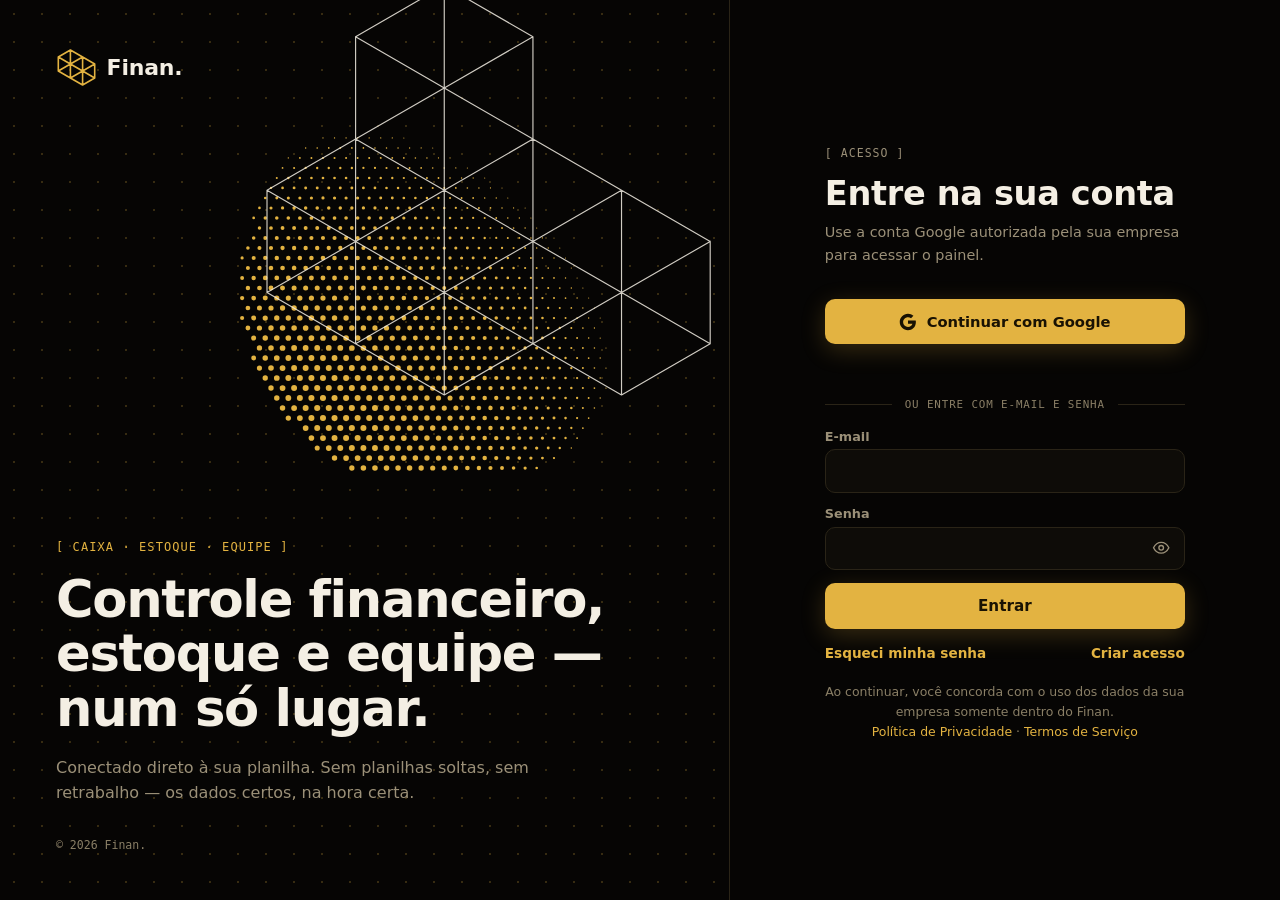
<file: index.html>
<!DOCTYPE html>
<html lang="pt-BR">
<head>
<meta charset="UTF-8">
<meta name="viewport" content="width=device-width, initial-scale=1.0, viewport-fit=cover">
<meta name="theme-color" content="#060504">
<meta name="mobile-web-app-capable" content="yes">
<meta name="apple-mobile-web-app-capable" content="yes">
<meta name="apple-mobile-web-app-title" content="Finan.">
<link rel="manifest" href="manifest.webmanifest">
<link rel="apple-touch-icon" href="icons/icon-180.png">
<meta http-equiv="Content-Security-Policy" content="default-src 'self'; script-src 'self' https://accounts.google.com; style-src 'self' 'unsafe-inline' https://fonts.googleapis.com; font-src 'self' https://fonts.gstatic.com; img-src 'self' data:; connect-src 'self' https://script.google.com https://script.googleusercontent.com https://sheets.googleapis.com https://oauth2.googleapis.com https://www.googleapis.com https://accounts.google.com https://fonts.googleapis.com https://fonts.gstatic.com; frame-src https://accounts.google.com; base-uri 'self'; form-action 'self'; object-src 'none';">
<script src="js/seguranca.js"></script>
<script src="js/inicio.js"></script>
<title>Finan. — Financeiro</title>
<link rel="icon" href="data:image/svg+xml,%3Csvg xmlns='http://www.w3.org/2000/svg' viewBox='0 0 32 32'%3E%3Crect width='32' height='32' rx='7' fill='%23e3b341'/%3E%3Ctext x='16' y='22' font-family='Arial,sans-serif' font-size='17' font-weight='700' fill='%23191203' text-anchor='middle'%3EF%3C/text%3E%3C/svg%3E">
<link rel="preconnect" href="https://fonts.googleapis.com">
<link rel="preconnect" href="https://fonts.gstatic.com" crossorigin>
<link rel="stylesheet" href="https://fonts.googleapis.com/css2?family=Space+Grotesk:wght@400;500;600;700&family=JetBrains+Mono:wght@400;500;700&display=swap">
<link rel="stylesheet" href="css/style.css">
</head>
<body>

<div id="boot-screen" class="boot-screen" aria-live="polite">
  <div class="auth-brand-mark"><span class="auth-logo" data-art="logo-lg"></span><span class="auth-wordmark">Finan.</span></div>
  <p id="boot-status" class="boot-status">Carregando…</p>
</div>

<div id="login-screen" class="login-screen">
  <div class="auth-brand auth-brand-full">
    <div class="auth-dotgrid"></div>
    <div class="auth-art" data-art="brand"></div>
    <div class="auth-brand-mark">
      <span class="auth-logo" data-art="logo-lg"></span>
      <span class="auth-wordmark">Finan.</span>
    </div>
    <div class="auth-brand-copy">
      <div class="auth-tag">[ caixa · estoque · equipe ]</div>
      <div class="auth-headline">Controle financeiro,<br>estoque e equipe —<br>num só lugar.</div>
      <div class="auth-subhead">Conectado direto à sua planilha. Sem planilhas soltas, sem retrabalho — os dados certos, na hora certa.</div>
    </div>
    <div class="auth-brand-foot">© 2026 Finan.</div>
  </div>
  <div class="auth-panel">
    <div class="auth-panel-inner">
      <div class="auth-eyebrow">[ acesso ]</div>
      <h1>Entre na sua conta</h1>
      <p class="auth-lede">Use a conta Google autorizada pela sua empresa para acessar o painel.</p>
      <button id="btn-login">
        <svg width="18" height="18" viewBox="0 0 48 48" aria-hidden="true"><path fill="#fff" d="M44.5 20H24v8.5h11.8C34.7 33.9 30 37 24 37c-7.2 0-13-5.8-13-13s5.8-13 13-13c3.1 0 5.9 1.1 8.1 2.9l6.4-6.4C34.6 4.1 29.6 2 24 2 11.8 2 2 11.8 2 24s9.8 22 22 22c11 0 21-8 21-22 0-1.3-.2-2.7-.5-4z"/></svg>
        Continuar com Google
      </button>
      <p id="login-status" class="status-message"></p>

      <div id="login-senha-bloco" hidden>
        <div class="auth-divisor"><span>ou entre com e-mail e senha</span></div>
        <form id="login-senha-form" class="auth-form" novalidate>
          <div class="auth-campo">
            <label for="login-email">E-mail</label>
            <input type="email" id="login-email" autocomplete="username" inputmode="email" autocapitalize="none" spellcheck="false" maxlength="120">
          </div>
          <div class="auth-campo">
            <label for="login-senha">Senha</label>
            <div class="campo-senha"><input type="password" id="login-senha" autocomplete="current-password" maxlength="128"></div>
          </div>
          <button type="submit" id="btn-entrar-senha" class="auth-btn">Entrar</button>
          <p id="login-senha-status" class="status-message" role="alert" aria-live="polite"></p>
          <div class="auth-links">
            <button type="button" class="link-btn" id="btn-esqueci-senha">Esqueci minha senha</button>
            <button type="button" class="link-btn" id="btn-criar-acesso">Criar acesso</button>
          </div>
        </form>
      </div>

      <p class="auth-fineprint">Ao continuar, você concorda com o uso dos dados da sua empresa somente dentro do Finan.<br><a href="privacidade.html">Política de Privacidade</a> · <a href="termos.html">Termos de Serviço</a></p>
    </div>
  </div>
</div>

<div id="senha-cadastro-screen" class="login-screen" hidden>
  <div class="auth-brand"><div class="auth-dotgrid"></div><div class="auth-brand-mark"><span class="auth-logo" data-art="logo-lg"></span><span class="auth-wordmark">Finan.</span></div></div>
  <div class="auth-panel">
    <div class="auth-panel-inner">
      <div id="cadastro-passo-dados">
        <div class="auth-eyebrow">[ novo acesso ]</div>
        <h1>Criar acesso</h1>
        <p class="auth-lede">Crie um login com e-mail e senha. Vamos confirmar o seu e-mail e, em seguida, o administrador do sistema libera o acesso.</p>
        <form id="cadastro-senha-form" class="auth-form" novalidate>
          <div class="auth-campo"><label for="cs-nome">Seu nome</label><input type="text" id="cs-nome" autocomplete="name" maxlength="80"></div>
          <div class="auth-campo"><label for="cs-email">E-mail</label><input type="email" id="cs-email" autocomplete="username" inputmode="email" autocapitalize="none" spellcheck="false" maxlength="120"></div>
          <div class="auth-campo"><label for="cs-empresa">Empresa <span class="auth-opcional">(opcional)</span></label><input type="text" id="cs-empresa" autocomplete="organization" maxlength="80"></div>
          <div class="auth-campo">
            <label for="cs-senha">Senha</label>
            <div class="campo-senha"><input type="password" id="cs-senha" autocomplete="new-password" maxlength="128"></div>
            <div class="forca-senha" data-forca-de="cs-senha" data-email-de="cs-email"><div class="forca-barra"><span></span></div><p class="forca-texto"></p></div>
          </div>
          <div class="auth-campo">
            <label for="cs-confirmar">Repita a senha</label>
            <div class="campo-senha"><input type="password" id="cs-confirmar" autocomplete="new-password" maxlength="128"></div>
          </div>
          <p class="auth-dica">Sua senha é pessoal: não compartilhe com ninguém. Ela não é guardada em lugar nenhum, só uma verificação irreversível dela.</p>
          <button type="submit" id="btn-cadastrar-senha" class="auth-btn">Continuar</button>
          <p id="cadastro-senha-status" class="status-message" role="alert" aria-live="polite"></p>
        </form>
      </div>

      <div id="cadastro-passo-codigo" hidden>
        <div class="auth-eyebrow">[ confirmar e-mail ]</div>
        <h1>Digite o código</h1>
        <p class="auth-lede" id="cadastro-codigo-lede"></p>
        <form id="cadastro-codigo-form" class="auth-form" novalidate>
          <div class="auth-campo"><label for="cs-codigo">Código de 6 números</label><input type="text" id="cs-codigo" class="auth-codigo" inputmode="numeric" autocomplete="one-time-code" maxlength="6" pattern="[0-9]*"></div>
          <button type="submit" id="btn-confirmar-codigo" class="auth-btn">Confirmar</button>
          <p id="cadastro-codigo-status" class="status-message" role="alert" aria-live="polite"></p>
          <div class="auth-links"><button type="button" class="link-btn" id="btn-reenviar-codigo">Enviar outro código</button></div>
        </form>
      </div>

      <div id="cadastro-passo-pronto" hidden>
        <div class="auth-eyebrow">[ quase lá ]</div>
        <h1>Cadastro recebido</h1>
        <p class="auth-lede">Seu e-mail foi confirmado. Agora o administrador do sistema precisa liberar o seu acesso. Você receberá um e-mail assim que isso acontecer e poderá entrar com o seu e-mail e a senha que criou.</p>
      </div>

      <button type="button" class="btn-logout" id="btn-cadastro-voltar">Voltar para a entrada</button>
    </div>
  </div>
</div>

<div id="senha-esqueci-screen" class="login-screen" hidden>
  <div class="auth-brand"><div class="auth-dotgrid"></div><div class="auth-brand-mark"><span class="auth-logo" data-art="logo-lg"></span><span class="auth-wordmark">Finan.</span></div></div>
  <div class="auth-panel">
    <div class="auth-panel-inner">
      <div id="esqueci-passo-email">
        <div class="auth-eyebrow">[ senha ]</div>
        <h1>Esqueci a senha</h1>
        <p class="auth-lede">Informe o e-mail do seu acesso. Se ele existir, enviamos um código para você criar uma nova senha.</p>
        <form id="esqueci-email-form" class="auth-form" novalidate>
          <div class="auth-campo"><label for="es-email">E-mail</label><input type="email" id="es-email" autocomplete="username" inputmode="email" autocapitalize="none" spellcheck="false" maxlength="120"></div>
          <button type="submit" id="btn-esqueci-enviar" class="auth-btn">Enviar código</button>
          <p id="esqueci-email-status" class="status-message" role="alert" aria-live="polite"></p>
        </form>
      </div>

      <div id="esqueci-passo-nova" hidden>
        <div class="auth-eyebrow">[ nova senha ]</div>
        <h1>Crie uma nova senha</h1>
        <p class="auth-lede" id="esqueci-nova-lede"></p>
        <form id="esqueci-nova-form" class="auth-form" novalidate>
          <div class="auth-campo"><label for="es-codigo">Código de 6 números</label><input type="text" id="es-codigo" class="auth-codigo" inputmode="numeric" autocomplete="one-time-code" maxlength="6" pattern="[0-9]*"></div>
          <div class="auth-campo">
            <label for="es-senha">Nova senha</label>
            <div class="campo-senha"><input type="password" id="es-senha" autocomplete="new-password" maxlength="128"></div>
            <div class="forca-senha" data-forca-de="es-senha" data-email-de="es-email"><div class="forca-barra"><span></span></div><p class="forca-texto"></p></div>
          </div>
          <div class="auth-campo">
            <label for="es-confirmar">Repita a nova senha</label>
            <div class="campo-senha"><input type="password" id="es-confirmar" autocomplete="new-password" maxlength="128"></div>
          </div>
          <button type="submit" id="btn-esqueci-salvar" class="auth-btn">Salvar nova senha</button>
          <p id="esqueci-nova-status" class="status-message" role="alert" aria-live="polite"></p>
        </form>
      </div>

      <div id="esqueci-passo-pronto" hidden>
        <div class="auth-eyebrow">[ pronto ]</div>
        <h1>Senha alterada</h1>
        <p class="auth-lede">Sua nova senha já vale. Entre com o seu e-mail e a nova senha.</p>
      </div>

      <button type="button" class="btn-logout" id="btn-esqueci-voltar">Voltar para a entrada</button>
    </div>
  </div>
</div>

<div id="company-picker-screen" class="login-screen" hidden>
  <div class="auth-brand"><div class="auth-dotgrid"></div><div class="auth-brand-mark"><span class="auth-logo" data-art="logo-lg"></span><span class="auth-wordmark">Finan.</span></div></div>
  <div class="auth-panel">
    <div class="auth-panel-inner">
      <div class="auth-eyebrow">Bem-vindo de volta</div>
      <h1>Escolha a empresa</h1>
      <div id="company-picker-list" class="company-picker-list"></div>
      <button type="button" id="btn-picker-logout" class="btn-logout">Sair</button>
    </div>
  </div>
</div>

<div id="cadastro-screen" class="login-screen" hidden>
  <div class="auth-brand"><div class="auth-dotgrid"></div><div class="auth-brand-mark"><span class="auth-logo" data-art="logo-lg"></span><span class="auth-wordmark">Finan.</span></div></div>
  <div class="auth-panel">
    <div class="auth-panel-inner">
      <div class="auth-eyebrow">Configuração inicial</div>
      <h1>Você é o primeiro acesso</h1>
      <p class="auth-lede" id="cadastro-email"></p>
      <form id="cadastro-form">
        <input type="text" id="cadastro-nome" placeholder="Seu nome" autocomplete="name" required>
        <button type="submit">Continuar</button>
        <p id="cadastro-status" class="status-message"></p>
      </form>
    </div>
  </div>
</div>

<div id="acesso-negado-screen" class="login-screen" hidden>
  <div class="auth-brand"><div class="auth-dotgrid"></div><div class="auth-brand-mark"><span class="auth-logo" data-art="logo-lg"></span><span class="auth-wordmark">Finan.</span></div></div>
  <div class="auth-panel">
    <div class="auth-panel-inner">
      <div class="auth-eyebrow">Acesso restrito</div>
      <h1>Acesso não liberado</h1>
      <p class="auth-lede" id="acesso-negado-mensagem"></p>
      <button type="button" id="btn-acesso-negado-sair" class="btn-logout">Sair</button>
    </div>
  </div>
</div>

<div id="solicitar-acesso-screen" class="login-screen" hidden>
  <div class="auth-brand"><div class="auth-dotgrid"></div><div class="auth-brand-mark"><span class="auth-logo" data-art="logo-lg"></span><span class="auth-wordmark">Finan.</span></div></div>
  <div class="auth-panel">
    <div class="auth-panel-inner">
      <div class="auth-eyebrow">[ pedir acesso ]</div>
      <h1 id="solicitar-titulo">Peça o seu acesso</h1>
      <p class="auth-lede" id="solicitar-lede"></p>
      <form id="solicitar-form" class="solicitar-form">
        <div class="tipo-pedido" role="radiogroup" aria-label="Tipo de pedido">
          <label class="tipo-opcao"><input type="radio" name="solicitar-tipo" value="nova" checked> Quero usar o Finan. na minha empresa</label>
          <label class="tipo-opcao"><input type="radio" name="solicitar-tipo" value="existente"> Trabalho em uma empresa que já usa o Finan.</label>
        </div>
        <input type="text" id="solicitar-nome" placeholder="Seu nome" autocomplete="name" maxlength="80" required>
        <input type="text" id="solicitar-empresa" placeholder="Nome da sua empresa" maxlength="80" required>
        <textarea id="solicitar-mensagem" placeholder="Mensagem (opcional): telefone, ramo da empresa, o que você precisa" maxlength="500" rows="3"></textarea>
        <button type="submit" id="btn-solicitar-enviar">Enviar pedido</button>
      </form>
      <p id="solicitar-estado" class="solicitar-estado" hidden></p>
      <p id="solicitar-status" class="status-message"></p>
      <button type="button" id="btn-solicitar-verificar" class="btn-logout" hidden>Verificar de novo</button>
      <button type="button" id="btn-solicitar-sair" class="btn-logout">Sair</button>
    </div>
  </div>
</div>

<div id="sistema-screen" class="sistema-screen" hidden>
  <header class="sistema-topo">
    <div class="sistema-marca"><span class="sidebar-logo" data-art="logo"></span><span class="sidebar-title">Finan.</span></div>
    <div class="sistema-topo-meio">
      <span class="topbar-eyebrow">// painel do sistema</span>
      <span class="sistema-email" id="sistema-email"></span>
    </div>
    <div class="sistema-topo-acoes">
      <button type="button" id="btn-sistema-atualizar" class="usuario-action-btn">Atualizar</button>
      <button type="button" id="btn-sistema-abrir-empresa" class="usuario-action-btn" hidden>Abrir uma empresa</button>
      <button type="button" id="btn-sistema-sair" class="btn-logout">Sair</button>
    </div>
  </header>
  <main class="sistema-main">
    <section class="card">
      <h2>Pedidos de acesso <span id="sistema-pedidos-contador" class="sistema-contador"></span></h2>
      <p class="field-hint">Quem entrou com uma conta Google sem acesso pode pedir liberação. Este painel não mostra dados financeiros de nenhuma empresa.</p>
      <div id="pedidos-lista" class="pedidos-lista"></div>
      <p id="pedidos-status" class="status-message"></p>
    </section>

    <section class="card" id="sistema-logins-card">
      <h2>Logins com senha <span id="sistema-logins-contador" class="sistema-contador"></span></h2>
      <p class="field-hint">Pessoas que criaram um acesso com e-mail e senha. O e-mail delas já foi confirmado; aqui você decide se o acesso é liberado. O acesso aos dados de uma empresa continua dependendo de o administrador da empresa cadastrar o e-mail.</p>
      <div id="logins-pendentes" class="pedidos-lista"></div>
      <h3 class="sistema-subtitulo">Acessos ativos</h3>
      <ul id="logins-ativos" class="lista-simples"></ul>
      <h3 class="sistema-subtitulo">Recusados e bloqueados</h3>
      <ul id="logins-outros" class="lista-simples"></ul>
      <p id="logins-status" class="status-message"></p>
    </section>

    <section class="card">
      <h2>Criar empresa</h2>
      <p class="field-hint">A pessoa informada vira Master da empresa nova e entra com a conta Google dela, vendo só essa empresa.</p>
      <form id="empresa-add-form" class="lancamento-form">
        <div class="form-grid">
          <div class="form-field">
            <label for="empresa-add-nome">Nome da empresa</label>
            <input type="text" id="empresa-add-nome" maxlength="80" required>
          </div>
          <div class="form-field">
            <label for="empresa-add-segmento">Segmento</label>
            <select id="empresa-add-segmento" required></select>
          </div>
          <div class="form-field">
            <label for="empresa-add-email">E-mail Google do administrador</label>
            <input type="email" id="empresa-add-email" required>
          </div>
          <div class="form-field">
            <label for="empresa-add-dono">Nome do administrador</label>
            <input type="text" id="empresa-add-dono" maxlength="80" required>
          </div>
        </div>
        <label class="check-line"><input type="checkbox" id="empresa-add-meu-acesso"> Entrar também como Master nessa empresa (só para dar suporte)</label>
        <div class="form-actions">
          <button type="submit" id="btn-empresa-add">Criar empresa</button>
          <span id="empresa-add-status" class="status-message"></span>
        </div>
      </form>
    </section>

    <section class="card">
      <h2>Empresas cadastradas</h2>
      <ul id="sistema-empresas" class="lista-simples"></ul>
      <p id="sistema-empresas-status" class="status-message"></p>
    </section>
  </main>
</div>

<div id="app-shell" class="app-shell" hidden>
  <aside class="sidebar" id="sidebar">
    <div class="sidebar-header">
      <div class="sidebar-brand">
        <div class="sidebar-brand-row"><span class="sidebar-logo" id="sidebar-logo" data-art="logo"></span><span class="sidebar-title" id="sidebar-title">Finan.</span></div>
        <span class="empresa-badge" id="sidebar-empresa"></span>
      </div>
      <button type="button" id="sidebar-collapse-btn" class="sidebar-collapse-btn" title="Minimizar menu" aria-label="Minimizar menu">‹</button>
    </div>
    <nav class="sidebar-nav">
      <button type="button" class="nav-item active" data-view="dashboard">Dashboard</button>
      <div class="nav-group">
        <button type="button" class="nav-item nav-group-toggle" data-group="lancamento">
          <span class="nav-label">Fluxo de Caixa</span>
          <span class="nav-caret">▾</span>
        </button>
        <div class="nav-submenu" id="submenu-lancamento" hidden>
          <button type="button" class="nav-item nav-subitem" data-view="lancamento-lista">Consultar lançamentos</button>
          <button type="button" class="nav-item nav-subitem" data-view="lancamento-form">Novo lançamento</button>
        </div>
      </div>
      <div class="nav-group">
        <button type="button" class="nav-item nav-group-toggle" data-group="estoque">
          <span class="nav-label">Estoque</span>
          <span class="nav-caret">▾</span>
        </button>
        <div class="nav-submenu" id="submenu-estoque" hidden>
          <button type="button" class="nav-item nav-subitem" data-view="estoque-lista">Consultar estoque</button>
          <button type="button" class="nav-item nav-subitem" data-view="estoque-form" data-vocab="novoItem">Nova peça</button>
        </div>
      </div>
      <button type="button" class="nav-item" data-view="ajustes">Ajustes</button>
    </nav>
    <div class="sidebar-footer">
      <div class="user-identity">
        <span id="user-avatar" class="user-avatar"></span>
        <span id="user-status" class="user-status"></span>
      </div>
      <button type="button" id="btn-logout" class="btn-logout">Sair</button>
    </div>
  </aside>

  <div id="sidebar-backdrop" class="sidebar-backdrop" hidden></div>

  <div class="app-main">
    <div id="offline-banner" class="offline-banner" hidden></div>
    <header class="app-topbar">
      <button type="button" id="sidebar-mobile-toggle" class="sidebar-mobile-toggle" aria-label="Abrir menu" title="Abrir menu">
        <svg width="18" height="18" viewBox="0 0 24 24" fill="none" stroke="currentColor" stroke-width="2.2" stroke-linecap="round" aria-hidden="true"><path d="M3 6h18M3 12h18M3 18h18"/></svg>
      </button>
      <div class="topbar-title"><span class="topbar-eyebrow" id="topbar-eyebrow">// painel</span><h2>Dashboard financeiro</h2></div>
      <button type="button" id="command-bar-trigger" class="command-bar-trigger">
        <svg width="15" height="15" viewBox="0 0 24 24" fill="none" stroke="currentColor" stroke-width="2" aria-hidden="true"><circle cx="11" cy="11" r="7"/><path d="M21 21l-4.3-4.3"/></svg>
        <span>Buscar ou executar um comando...</span>
        <span class="command-kbd">⌘K</span>
      </button>
      <button type="button" id="theme-toggle-btn" class="icon-btn" title="Mudar para modo claro" aria-label="Mudar para modo claro">
        <svg class="icon-theme-sun" width="15" height="15" viewBox="0 0 24 24" fill="none" stroke="currentColor" stroke-width="2" stroke-linecap="round" aria-hidden="true"><circle cx="12" cy="12" r="4.4"/><line x1="12" y1="1.6" x2="12" y2="4.4"/><line x1="12" y1="19.6" x2="12" y2="22.4"/><line x1="1.6" y1="12" x2="4.4" y2="12"/><line x1="19.6" y1="12" x2="22.4" y2="12"/><line x1="4.4" y1="4.4" x2="6.3" y2="6.3"/><line x1="17.7" y1="17.7" x2="19.6" y2="19.6"/><line x1="4.4" y1="19.6" x2="6.3" y2="17.7"/><line x1="17.7" y1="6.3" x2="19.6" y2="4.4"/></svg>
        <svg class="icon-theme-moon" width="14" height="14" viewBox="0 0 24 24" fill="none" stroke="currentColor" stroke-width="2" stroke-linecap="round" stroke-linejoin="round" aria-hidden="true" hidden><path d="M21 12.8A9 9 0 1 1 11.2 3a7 7 0 0 0 9.8 9.8Z"/></svg>
      </button>
      <span id="topbar-empresa" class="empresa-badge"></span>
    </header>

    <main>
      <section class="view-section" data-view="dashboard" id="view-dashboard">
        <section class="filters-row card">
          <div class="filter-group">
            <label for="filter-start">De</label>
            <input type="date" id="filter-start">
          </div>
          <div class="filter-group">
            <label for="filter-end">Até</label>
            <input type="date" id="filter-end">
          </div>
          <div class="filter-presets">
            <button type="button" data-preset="mes-atual">Mês atual</button>
            <button type="button" data-preset="mes-anterior">Mês anterior</button>
            <button type="button" data-preset="ano-atual">Ano atual</button>
            <button type="button" data-preset="tudo">Tudo</button>
          </div>
          <div class="filter-group filter-group-end">
            <button type="button" id="btn-refresh-dashboard" class="icon-btn" title="Atualizar dados" aria-label="Atualizar dados">⟳</button>
          </div>
        </section>

        <p id="status-message" class="status-message"></p>

        <section id="dashboard" hidden>
          <div class="kpi-row" id="kpi-row"></div>

          <div class="charts-grid">
            <div class="chart-card card" id="chart-saldo-loja">
              <h2>Saldo por loja</h2>
              <div class="chart-body"></div>
            </div>
            <div class="chart-card card" id="chart-categorias-saida">
              <h2>Gastos por categoria</h2>
              <div class="chart-body"></div>
            </div>
            <div class="chart-card card" id="atividade-recente">
              <div class="activity-head">
                <h2>Atividade recente</h2>
                <button type="button" class="activity-see-all" data-view="lancamento-lista">Ver tudo</button>
              </div>
              <div id="atividade-recente-lista" class="activity-list"></div>
            </div>
          </div>

          <div class="chart-card card full-width" id="chart-mensal">
            <h2>Entradas e saídas por mês</h2>
            <div class="chart-body"></div>
          </div>

          <div class="charts-grid">
            <div class="chart-card card" id="chart-pizza-saidas">
              <h2>Maiores saídas (por categoria)</h2>
              <div class="chart-body"></div>
            </div>
            <div class="chart-card card" id="chart-pizza-entradas">
              <h2>Maiores entradas (por categoria)</h2>
              <div class="chart-body"></div>
            </div>
          </div>
        </section>
      </section>

      <section class="view-section" data-view="lancamento-lista" id="view-lancamento-lista" hidden>
        <section class="filters-row card">
          <div class="filter-group">
            <label for="lanc-lista-inicio">De</label>
            <input type="date" id="lanc-lista-inicio">
          </div>
          <div class="filter-group">
            <label for="lanc-lista-fim">Até</label>
            <input type="date" id="lanc-lista-fim">
          </div>
          <div class="filter-group">
            <label for="lanc-lista-loja">Loja</label>
            <select id="lanc-lista-loja"></select>
          </div>
          <div class="filter-group">
            <label for="lanc-lista-tipo">Tipo</label>
            <select id="lanc-lista-tipo">
              <option value="">Todos</option>
              <option value="Entrada">Entrada</option>
              <option value="Saída">Saída</option>
            </select>
          </div>
          <div class="filter-group filter-group-grow">
            <label for="lanc-lista-busca">Buscar</label>
            <input type="text" id="lanc-lista-busca" placeholder="Categoria, pessoa, observação...">
          </div>
          <div class="filter-group filter-group-end">
            <button type="button" id="lanc-lista-export-btn" class="export-btn">Exportar CSV</button>
          </div>
        </section>

        <p id="lancamento-lista-count" class="status-message"></p>

        <div class="card table-wrapper">
          <table id="lancamento-lista-table">
            <thead>
              <tr>
                <th>#</th>
                <th>Data</th>
                <th>Loja</th>
                <th>Conta</th>
                <th>Empresa</th>
                <th>Categoria</th>
                <th>Valor</th>
                <th>Tipo</th>
                <th data-vocab="qtdNome">Peso</th>
                <th>Pessoa</th>
                <th>Observação</th>
              </tr>
            </thead>
            <tbody></tbody>
          </table>
        </div>
        <button type="button" id="lancamento-lista-mais" class="export-btn lista-mais" hidden>Mostrar mais</button>
      </section>

      <section class="view-section card" data-view="lancamento-form" id="view-lancamento-form" hidden>
        <h2>Novo lançamento</h2>
        <form id="lancamento-form" class="lancamento-form">
          <div class="form-grid">
            <div class="form-field">
              <label for="field-data">Data</label>
              <input type="date" id="field-data" required>
            </div>
            <div class="form-field">
              <label for="field-tipo">Tipo</label>
              <select id="field-tipo" required>
                <option value="Entrada">Entrada</option>
                <option value="Saída">Saída</option>
              </select>
            </div>
            <div class="form-field">
              <label for="field-valor">Valor (R$)</label>
              <input type="number" id="field-valor" step="0.01" min="0.01" required>
            </div>
            <div class="form-field">
              <label for="field-loja">Loja</label>
              <select id="field-loja" required></select>
            </div>
            <div class="form-field">
              <label for="field-conta">Conta</label>
              <select id="field-conta" required></select>
            </div>
            <div class="form-field">
              <label for="field-empresa">Empresa</label>
              <select id="field-empresa" required></select>
            </div>
            <div class="form-field">
              <label for="field-categoria">Categoria</label>
              <select id="field-categoria" required></select>
            </div>
            <div class="form-field">
              <label for="field-pessoa">Pessoa</label>
              <select id="field-pessoa" required></select>
            </div>
            <div class="form-field">
              <label for="field-peso"><span data-vocab="qtdRotulo">Peso (g)</span> — opcional</label>
              <input type="number" id="field-peso" step="0.01" min="0">
            </div>
            <div class="form-field form-field-wide">
              <label for="field-observacao">Observação</label>
              <input type="text" id="field-observacao">
            </div>
          </div>
          <div class="form-grid" id="lancamento-extras-grid" hidden></div>
          <div class="form-actions">
            <button type="submit" id="btn-salvar-lancamento">Salvar lançamento</button>
            <span id="form-status" class="status-message"></span>
          </div>
        </form>
      </section>

      <section class="view-section" data-view="estoque-lista" id="view-estoque-lista" hidden>
        <section class="filters-row card">
          <div class="filter-group">
            <label for="estoque-filtro-loja">Loja</label>
            <select id="estoque-filtro-loja"></select>
          </div>
          <div class="filter-group">
            <label for="estoque-filtro-status">Status</label>
            <select id="estoque-filtro-status">
              <option value="">Todos</option>
              <option value="em-estoque">Em estoque</option>
              <option value="com-vendedor">Com vendedor</option>
              <option value="vendido">Vendido</option>
            </select>
          </div>
          <div class="filter-group">
            <label for="estoque-filtro-tipo">Tipo</label>
            <select id="estoque-filtro-tipo"></select>
          </div>
          <div class="filter-group filter-group-grow">
            <label for="estoque-busca">Buscar</label>
            <input type="text" id="estoque-busca" placeholder="Produto, marca, observação...">
          </div>
          <div class="filter-group filter-group-end">
            <button type="button" id="estoque-export-btn" class="export-btn">Exportar CSV</button>
          </div>
        </section>

        <div id="estoque-lista-container" class="estoque-list"></div>
      </section>

      <section class="view-section card" data-view="estoque-form" id="view-estoque-form" hidden>
        <h2 data-vocab="novoItem">Nova peça</h2>
        <form id="estoque-form" class="lancamento-form">
          <div class="form-grid">
            <div class="form-field">
              <label for="estoque-field-produto">Produto</label>
              <select id="estoque-field-produto" required></select>
            </div>
            <div class="form-field">
              <label for="estoque-field-tipo">Tipo</label>
              <select id="estoque-field-tipo" required></select>
            </div>
            <div class="form-field">
              <label for="estoque-field-marca">Marca</label>
              <select id="estoque-field-marca" required></select>
            </div>
            <div class="form-field">
              <label for="estoque-field-condicao">Condição</label>
              <input type="text" id="estoque-field-condicao" placeholder="Ex: Excelente / Seminovo">
            </div>
            <div class="form-field">
              <label for="estoque-field-estado">Estado</label>
              <input type="text" id="estoque-field-estado" placeholder="Ex: Venda Direta">
            </div>
            <div class="form-field">
              <label for="estoque-field-peso" data-vocab="qtdRotulo">Peso (g)</label>
              <input type="number" id="estoque-field-peso" step="0.01" min="0.01" required>
            </div>
            <div class="form-field">
              <label for="estoque-field-pureza"><span data-vocab="espRotulo">Pureza (k)</span> — opcional</label>
              <input type="number" id="estoque-field-pureza" step="0.1" min="0">
            </div>
            <div class="form-field">
              <label for="estoque-field-custo">Valor de custo (R$)</label>
              <input type="number" id="estoque-field-custo" step="0.01" min="0.01" required>
            </div>
            <div class="form-field">
              <label for="estoque-field-data-compra">Data de compra</label>
              <input type="date" id="estoque-field-data-compra" required>
            </div>
            <div class="form-field">
              <label for="estoque-field-loja">Loja</label>
              <select id="estoque-field-loja" required></select>
            </div>
            <div class="form-field form-field-wide">
              <label for="estoque-field-observacao">Observação</label>
              <input type="text" id="estoque-field-observacao">
            </div>
          </div>
          <div class="form-grid" id="estoque-extras-grid" hidden></div>
          <div class="form-actions">
            <button type="submit" id="btn-salvar-estoque" data-vocab="salvarItem">Salvar peça</button>
            <span id="estoque-form-status" class="status-message"></span>
          </div>
        </form>
      </section>

      <section class="view-section" data-view="ajustes" id="view-ajustes" hidden>
        <section class="card">
          <h2>Minha conta</h2>
          <p><strong>Nome:</strong> <span id="ajustes-conta-nome"></span></p>
          <p><strong>E-mail:</strong> <span id="ajustes-conta-email"></span></p>
          <p><strong>Empresa:</strong> <span id="ajustes-conta-empresa"></span></p>

          <div class="form-actions">
            <button type="button" id="btn-editar-perfil">Editar perfil</button>
          </div>

          <form id="editar-perfil-form" class="lancamento-form" hidden>
            <div class="form-grid">
              <div class="form-field">
                <label for="editar-perfil-nome">Nome</label>
                <input type="text" id="editar-perfil-nome" required>
              </div>
              <div class="form-field">
                <label for="editar-perfil-tipo">Tipo de perfil</label>
                <select id="editar-perfil-tipo">
                  <option value="Visualizador">Visualizador</option>
                  <option value="Editor">Editor</option>
                  <option value="Master">Master</option>
                </select>
                <span class="field-hint" id="editar-perfil-hint"></span>
              </div>
            </div>
            <div class="form-actions">
              <button type="submit" id="btn-salvar-perfil">Salvar</button>
              <button type="button" id="btn-cancelar-perfil" class="export-btn">Cancelar</button>
              <span id="editar-perfil-status" class="status-message"></span>
            </div>
          </form>
        </section>

        <section class="card" id="ajustes-senha-card" hidden>
          <h2>Senha de acesso</h2>
          <p class="field-hint">Sua senha é pessoal: não compartilhe com ninguém. Ao trocar, todos os outros aparelhos em que você está conectado são desconectados.</p>
          <form id="trocar-senha-form" class="lancamento-form" novalidate>
            <input type="email" id="trocar-senha-usuario" class="visualmente-oculto" autocomplete="username" tabindex="-1" aria-hidden="true" readonly>
            <div class="form-grid">
              <div class="form-field">
                <label for="trocar-senha-atual">Senha atual</label>
                <div class="campo-senha"><input type="password" id="trocar-senha-atual" autocomplete="current-password" maxlength="128"></div>
              </div>
              <div class="form-field">
                <label for="trocar-senha-nova">Nova senha</label>
                <div class="campo-senha"><input type="password" id="trocar-senha-nova" autocomplete="new-password" maxlength="128"></div>
                <div class="forca-senha" data-forca-de="trocar-senha-nova" data-email-de="trocar-senha-usuario"><div class="forca-barra"><span></span></div><p class="forca-texto"></p></div>
              </div>
              <div class="form-field">
                <label for="trocar-senha-confirmar">Repita a nova senha</label>
                <div class="campo-senha"><input type="password" id="trocar-senha-confirmar" autocomplete="new-password" maxlength="128"></div>
              </div>
            </div>
            <div class="form-actions">
              <button type="submit" id="btn-trocar-senha">Trocar senha</button>
              <span id="trocar-senha-status" class="status-message" role="alert" aria-live="polite"></span>
            </div>
          </form>
        </section>

        <section class="card" id="ajustes-trocar-empresa-card" hidden>
          <h2>Trocar de empresa</h2>
          <p>Sua conta tem acesso a mais de uma empresa neste app.</p>
          <div class="form-actions">
            <button type="button" id="btn-trocar-empresa">Trocar de empresa</button>
          </div>
        </section>

        <section class="card" id="ajustes-sistema-card" hidden>
          <h2>Painel do sistema</h2>
          <p>Área do administrador do sistema: liberar acessos e criar empresas. Fica separada dos dados das empresas.</p>
          <div class="form-actions">
            <button type="button" id="btn-ir-sistema">Abrir o Painel do sistema</button>
          </div>
        </section>

        <div id="ajustes-usuarios-section" hidden>
          <section class="card">
            <h2>Adicionar usuário</h2>
            <form id="usuario-add-form" class="lancamento-form">
              <div class="form-grid">
                <div class="form-field">
                  <label for="usuario-add-email">E-mail (Google)</label>
                  <input type="email" id="usuario-add-email" required>
                </div>
                <div class="form-field">
                  <label for="usuario-add-nome">Nome</label>
                  <input type="text" id="usuario-add-nome" required>
                </div>
                <div class="form-field">
                  <label for="usuario-add-perfil">Perfil</label>
                  <select id="usuario-add-perfil">
                    <option value="Visualizador">Visualizador</option>
                    <option value="Editor">Editor</option>
                    <option value="Master">Master</option>
                  </select>
                </div>
              </div>
              <p class="field-hint" id="usuario-add-hint">Ao adicionar, a pessoa já pode entrar com esse e-mail: pela conta Google ou, se ela tiver um acesso com senha aprovado, com e-mail e senha.</p>
              <div class="form-actions">
                <button type="submit" id="btn-usuario-add">Adicionar</button>
                <span id="usuario-add-status" class="status-message"></span>
              </div>
            </form>
          </section>

          <section class="card">
            <h2>Usuários com acesso</h2>
            <div class="table-wrapper">
              <table id="usuarios-table">
                <thead>
                  <tr>
                    <th>Nome</th>
                    <th>E-mail</th>
                    <th>Perfil</th>
                    <th>Ações</th>
                  </tr>
                </thead>
                <tbody></tbody>
              </table>
            </div>
            <p id="usuarios-admin-status" class="status-message"></p>
          </section>

          <section class="card" id="ajustes-conectar-section">
            <h2>Conectar planilha</h2>
            <div class="conectar-abas" role="tablist" aria-label="Conectar planilha">
              <button type="button" class="conectar-aba active" role="tab" aria-selected="true" data-painel="conectar" id="aba-conectar">Conectar</button>
              <button type="button" class="conectar-aba" role="tab" aria-selected="false" data-painel="modelo" id="aba-modelo">Baixar modelo</button>
            </div>

            <div id="conectar-painel-conectar" role="tabpanel" aria-labelledby="aba-conectar">
              <p class="field-hint">O app reconhece sozinho as colunas da sua planilha, mesmo fora de ordem ou com nomes diferentes. Se as abas têm outros nomes (por exemplo "Movimentações" em vez de "Lançamento"), analise a planilha aqui e confirme qual aba é o fluxo de caixa, o estoque e as listas.</p>
              <div id="conectar-leitura" class="conectar-leitura"></div>
              <div class="form-actions">
                <button type="button" id="btn-conectar-analisar">Analisar planilha</button>
                <span id="conectar-status" class="status-message"></span>
              </div>
              <div id="conectar-resultado" hidden>
                <div class="table-wrapper">
                  <table id="conectar-table">
                    <thead><tr><th>Aba</th><th>O que é</th><th>Colunas reconhecidas</th></tr></thead>
                    <tbody></tbody>
                  </table>
                </div>
                <div class="form-actions">
                  <button type="button" id="btn-conectar-salvar">Salvar conexão</button>
                </div>
              </div>
            </div>

            <div id="conectar-painel-modelo" role="tabpanel" aria-labelledby="aba-modelo" hidden>
              <p class="field-hint">Não tem uma planilha ou não sabe por onde começar? Baixe o modelo: um arquivo pronto (abre no Excel, no Google Planilhas e no Numbers) com as abas e colunas que o Finan. usa, listas suspensas para facilitar o preenchimento, uma aba de instruções passo a passo e uma aba com exemplos.</p>
              <div class="form-field modelo-escolha">
                <label for="modelo-segmento">Modelo para o segmento</label>
                <select id="modelo-segmento"></select>
              </div>
              <ul class="modelo-lista">
                <li><strong>Instruções</strong> — como preencher, em linguagem simples.</li>
                <li><strong>Lançamento</strong> e <strong>Estoque</strong> — as duas abas principais, já formatadas.</li>
                <li><strong>Lojas, Contas, Categoria, Pessoa...</strong> — digite só o nome; o código aparece sozinho.</li>
                <li><strong>Exemplo</strong> — linhas preenchidas para você se inspirar.</li>
              </ul>
              <div class="form-actions">
                <button type="button" id="btn-baixar-modelo">Baixar modelo (.xlsx)</button>
                <span id="modelo-status" class="status-message"></span>
              </div>
            </div>
          </section>

          <section class="card" id="ajustes-listas-section">
            <h2>Listas de apoio</h2>
            <p class="field-hint">São as opções que aparecem nos formulários (lojas, contas, categorias, pessoas...). Adicione aqui o que a sua empresa usa.</p>
            <div class="form-field listas-escolha">
              <label for="listas-select">Lista</label>
              <select id="listas-select"></select>
            </div>
            <ul id="listas-itens" class="lista-simples"></ul>
            <form id="listas-add-form" class="listas-add">
              <input type="text" id="listas-add-nome" maxlength="80" placeholder="Nome do novo item" aria-label="Nome do novo item">
              <button type="submit" class="usuario-action-btn usuario-action-primary">Adicionar</button>
            </form>
            <p id="listas-admin-status" class="status-message"></p>
          </section>
        </div>
      </section>
    </main>
  </div>
</div>

<div id="command-palette" class="command-palette" hidden>
  <div class="command-palette-box">
    <div class="command-palette-input-row">
      <svg width="15" height="15" viewBox="0 0 24 24" fill="none" stroke="currentColor" stroke-width="2" aria-hidden="true"><circle cx="11" cy="11" r="7"/><path d="M21 21l-4.3-4.3"/></svg>
      <input type="text" id="command-palette-input" placeholder="Buscar ou executar um comando..." autocomplete="off">
      <span class="command-kbd">Esc</span>
    </div>
    <div id="command-palette-results" class="command-palette-results"></div>
  </div>
</div>

<script src="https://accounts.google.com/gsi/client" async defer></script>
<script src="js/config.js"></script>
<script src="js/tenants.js"></script>
<script src="js/segmentos.js"></script>
<script src="js/senha.js"></script>
<script src="js/login-senha.js"></script>
<script src="js/auth.js"></script>
<script src="js/sheets.js"></script>
<script src="js/esquema.js"></script>
<script src="js/abas.js"></script>
<script src="js/lancamentos.js"></script>
<script src="js/lookups.js"></script>
<script src="js/roles.js"></script>
<script src="js/usuarios.js"></script>
<script src="js/usuarios-admin.js"></script>
<script src="js/listas-admin.js"></script>
<script src="js/modelo.js"></script>
<script src="js/conectar.js"></script>
<script src="js/sistema.js"></script>
<script src="js/solicitar-acesso.js"></script>
<script src="js/art.js"></script>
<script src="js/dashboard-data.js"></script>
<script src="js/charts.js"></script>
<script src="js/dashboard.js"></script>
<script src="js/lancamento-lista.js"></script>
<script src="js/offline.js"></script>
<script src="js/form.js"></script>
<script src="js/estoque.js"></script>
<script src="js/estoque-ui.js"></script>
<script src="js/export.js"></script>
<script src="js/command-palette.js"></script>
<script src="js/nav.js"></script>
<script src="js/app.js"></script>
<script src="js/sw-register.js"></script>
</body>
</html>
</file>
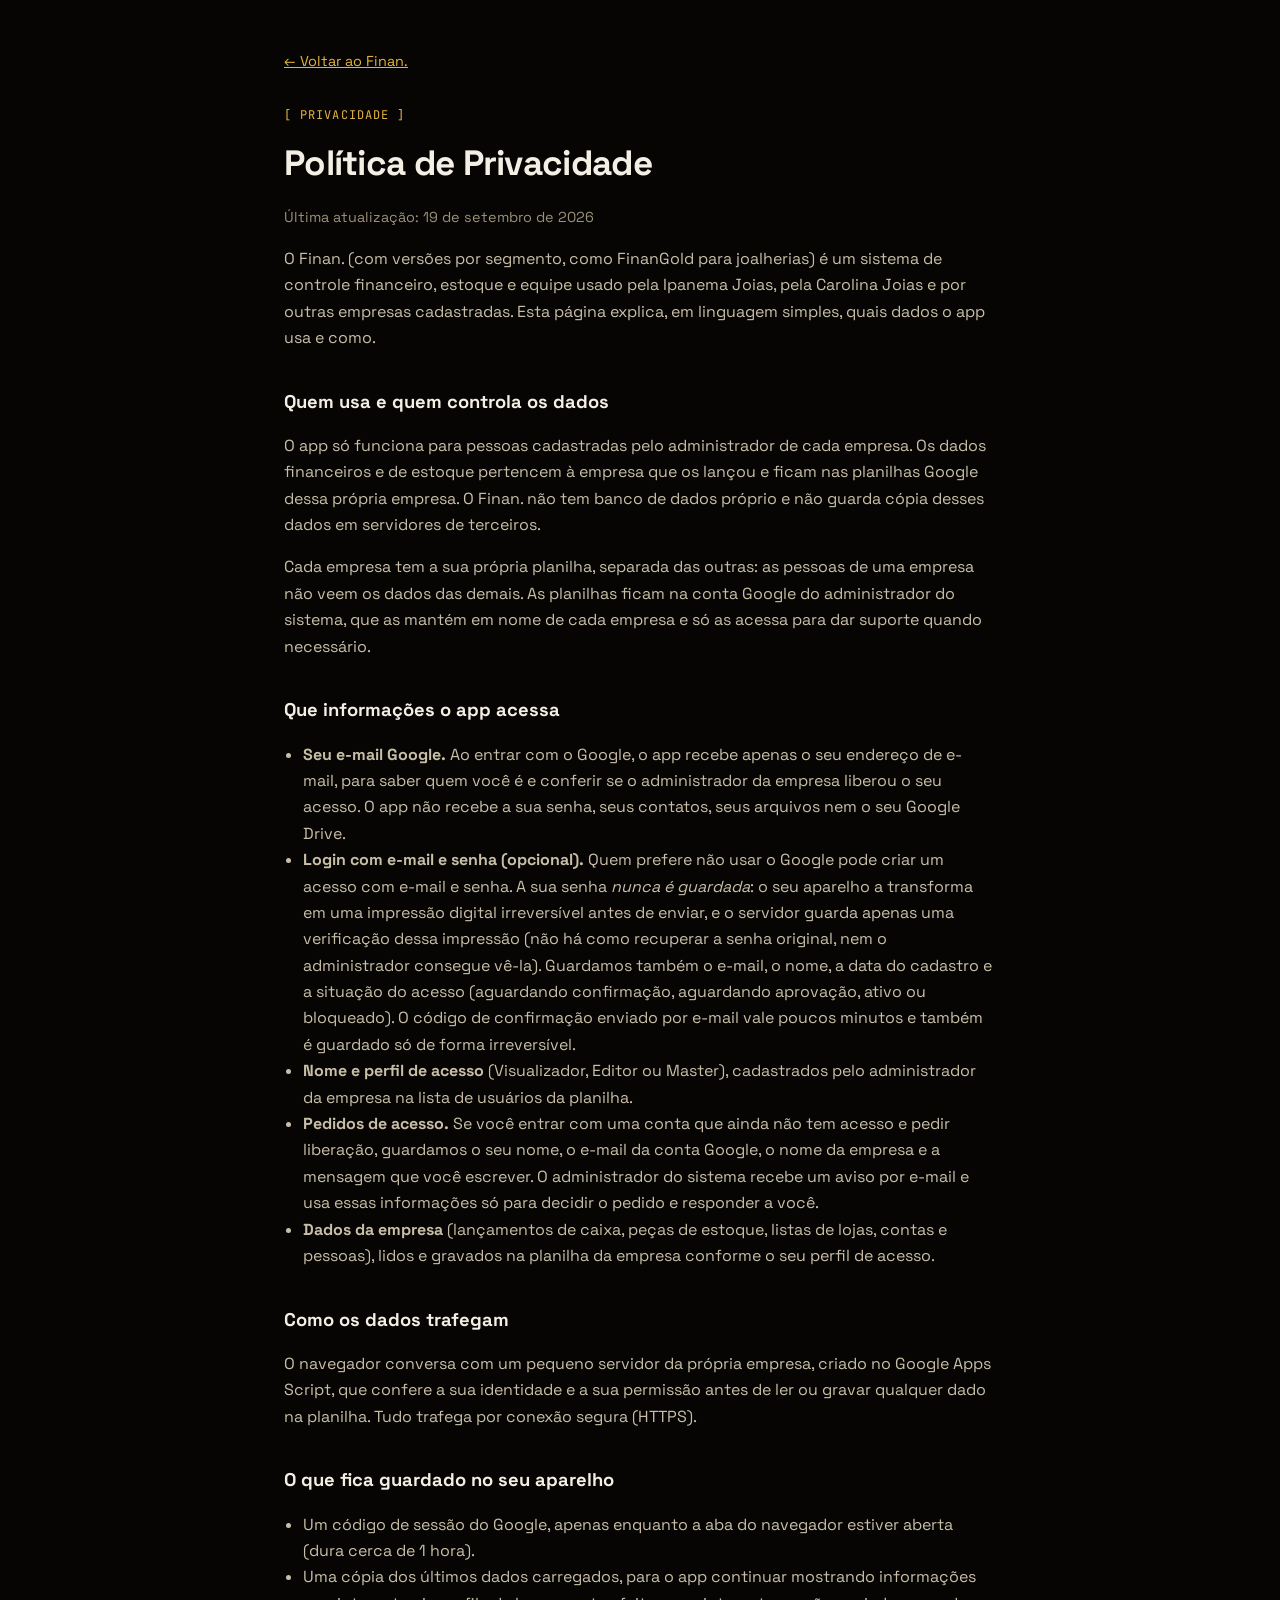
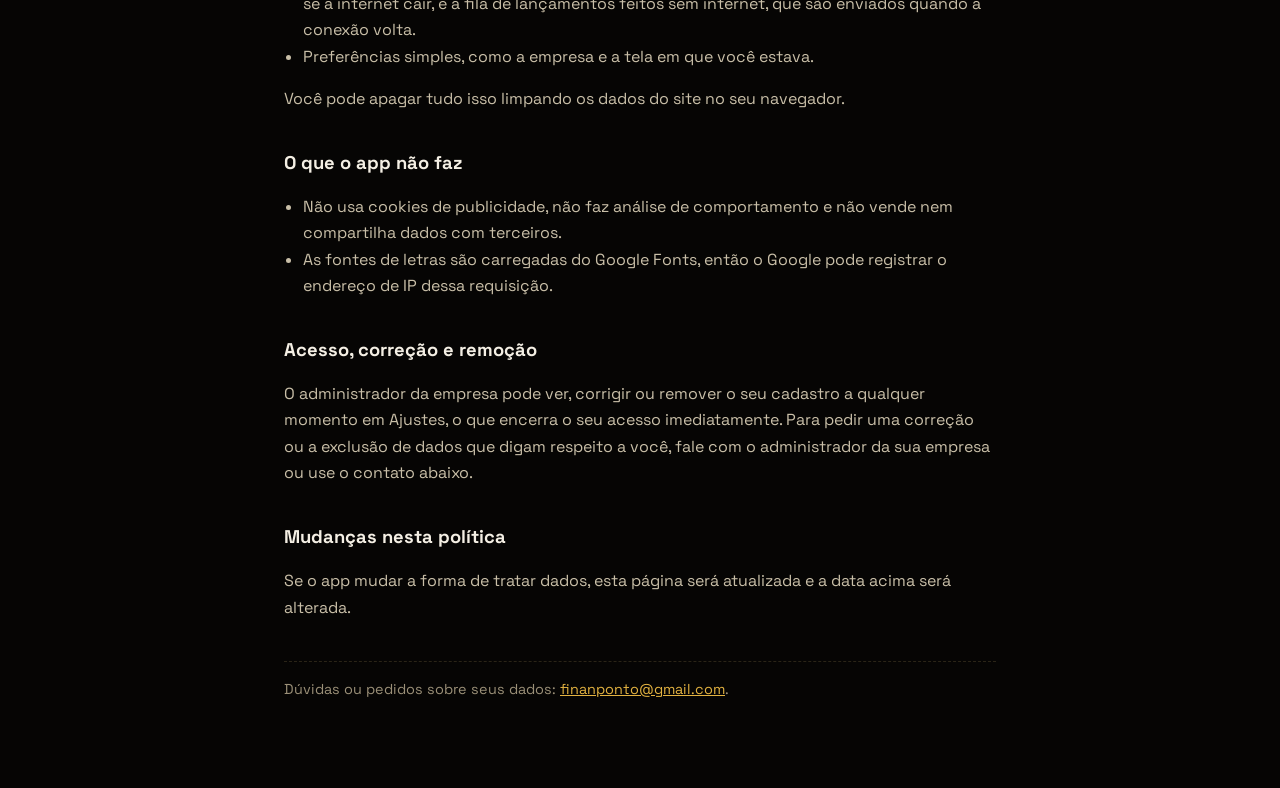
<file: privacidade.html>
<!DOCTYPE html>
<html lang="pt-BR">
<head>
<meta charset="UTF-8">
<meta name="viewport" content="width=device-width, initial-scale=1.0">
<meta name="theme-color" content="#060504">
<title>Política de Privacidade — Finan.</title>
<link rel="icon" href="icons/icon-192.png">
<link rel="stylesheet" href="https://fonts.googleapis.com/css2?family=Space+Grotesk:wght@400;500;700&family=JetBrains+Mono:wght@400;500&display=swap">
<style>
:root{color-scheme:dark}
*{box-sizing:border-box}
body{margin:0;background:#060504;color:#f4efe4;font-family:"Space Grotesk",system-ui,sans-serif;line-height:1.65}
main{max-width:760px;margin:0 auto;padding:48px 24px 72px}
.tag{font-family:"JetBrains Mono",ui-monospace,monospace;font-size:12px;letter-spacing:.09em;text-transform:uppercase;color:#e3b341}
h1{font-size:2.2rem;letter-spacing:-.02em;margin:.5rem 0 .25rem}
h2{font-size:1.15rem;margin:2.2rem 0 .5rem;color:#f4efe4}
p,li{color:#c9bfa8}
ul{padding-left:1.2rem}
a{color:#e3b341}
.meta{color:#9b9078;font-size:.9rem}
.back{display:inline-block;margin-bottom:2rem;font-size:.9rem}
hr{border:none;border-top:1px dashed #2a2417;margin:2.5rem 0 1rem}
</style>
</head>
<body>
<main>
<a class="back" href="./">← Voltar ao Finan.</a>
<div class="tag">[ privacidade ]</div>
<h1>Política de Privacidade</h1>
<p class="meta">Última atualização: 19 de setembro de 2026</p>

<p>O Finan. (com versões por segmento, como FinanGold para joalherias) é um sistema de controle financeiro, estoque e equipe usado pela Ipanema Joias, pela Carolina Joias e por outras empresas cadastradas. Esta página explica, em linguagem simples, quais dados o app usa e como.</p>

<h2>Quem usa e quem controla os dados</h2>
<p>O app só funciona para pessoas cadastradas pelo administrador de cada empresa. Os dados financeiros e de estoque pertencem à empresa que os lançou e ficam nas planilhas Google dessa própria empresa. O Finan. não tem banco de dados próprio e não guarda cópia desses dados em servidores de terceiros.</p>
<p>Cada empresa tem a sua própria planilha, separada das outras: as pessoas de uma empresa não veem os dados das demais. As planilhas ficam na conta Google do administrador do sistema, que as mantém em nome de cada empresa e só as acessa para dar suporte quando necessário.</p>

<h2>Que informações o app acessa</h2>
<ul>
<li><strong>Seu e-mail Google.</strong> Ao entrar com o Google, o app recebe apenas o seu endereço de e-mail, para saber quem você é e conferir se o administrador da empresa liberou o seu acesso. O app não recebe a sua senha, seus contatos, seus arquivos nem o seu Google Drive.</li>
<li><strong>Login com e-mail e senha (opcional).</strong> Quem prefere não usar o Google pode criar um acesso com e-mail e senha. A sua senha <em>nunca é guardada</em>: o seu aparelho a transforma em uma impressão digital irreversível antes de enviar, e o servidor guarda apenas uma verificação dessa impressão (não há como recuperar a senha original, nem o administrador consegue vê-la). Guardamos também o e-mail, o nome, a data do cadastro e a situação do acesso (aguardando confirmação, aguardando aprovação, ativo ou bloqueado). O código de confirmação enviado por e-mail vale poucos minutos e também é guardado só de forma irreversível.</li>
<li><strong>Nome e perfil de acesso</strong> (Visualizador, Editor ou Master), cadastrados pelo administrador da empresa na lista de usuários da planilha.</li>
<li><strong>Pedidos de acesso.</strong> Se você entrar com uma conta que ainda não tem acesso e pedir liberação, guardamos o seu nome, o e-mail da conta Google, o nome da empresa e a mensagem que você escrever. O administrador do sistema recebe um aviso por e-mail e usa essas informações só para decidir o pedido e responder a você.</li>
<li><strong>Dados da empresa</strong> (lançamentos de caixa, peças de estoque, listas de lojas, contas e pessoas), lidos e gravados na planilha da empresa conforme o seu perfil de acesso.</li>
</ul>

<h2>Como os dados trafegam</h2>
<p>O navegador conversa com um pequeno servidor da própria empresa, criado no Google Apps Script, que confere a sua identidade e a sua permissão antes de ler ou gravar qualquer dado na planilha. Tudo trafega por conexão segura (HTTPS).</p>

<h2>O que fica guardado no seu aparelho</h2>
<ul>
<li>Um código de sessão do Google, apenas enquanto a aba do navegador estiver aberta (dura cerca de 1 hora).</li>
<li>Uma cópia dos últimos dados carregados, para o app continuar mostrando informações se a internet cair, e a fila de lançamentos feitos sem internet, que são enviados quando a conexão volta.</li>
<li>Preferências simples, como a empresa e a tela em que você estava.</li>
</ul>
<p>Você pode apagar tudo isso limpando os dados do site no seu navegador.</p>

<h2>O que o app não faz</h2>
<ul>
<li>Não usa cookies de publicidade, não faz análise de comportamento e não vende nem compartilha dados com terceiros.</li>
<li>As fontes de letras são carregadas do Google Fonts, então o Google pode registrar o endereço de IP dessa requisição.</li>
</ul>

<h2>Acesso, correção e remoção</h2>
<p>O administrador da empresa pode ver, corrigir ou remover o seu cadastro a qualquer momento em Ajustes, o que encerra o seu acesso imediatamente. Para pedir uma correção ou a exclusão de dados que digam respeito a você, fale com o administrador da sua empresa ou use o contato abaixo.</p>

<h2>Mudanças nesta política</h2>
<p>Se o app mudar a forma de tratar dados, esta página será atualizada e a data acima será alterada.</p>
<hr>
<p class="meta">Dúvidas ou pedidos sobre seus dados: <a href="mailto:finanponto@gmail.com">finanponto@gmail.com</a>.</p>
</main>
</body>
</html>
</file>
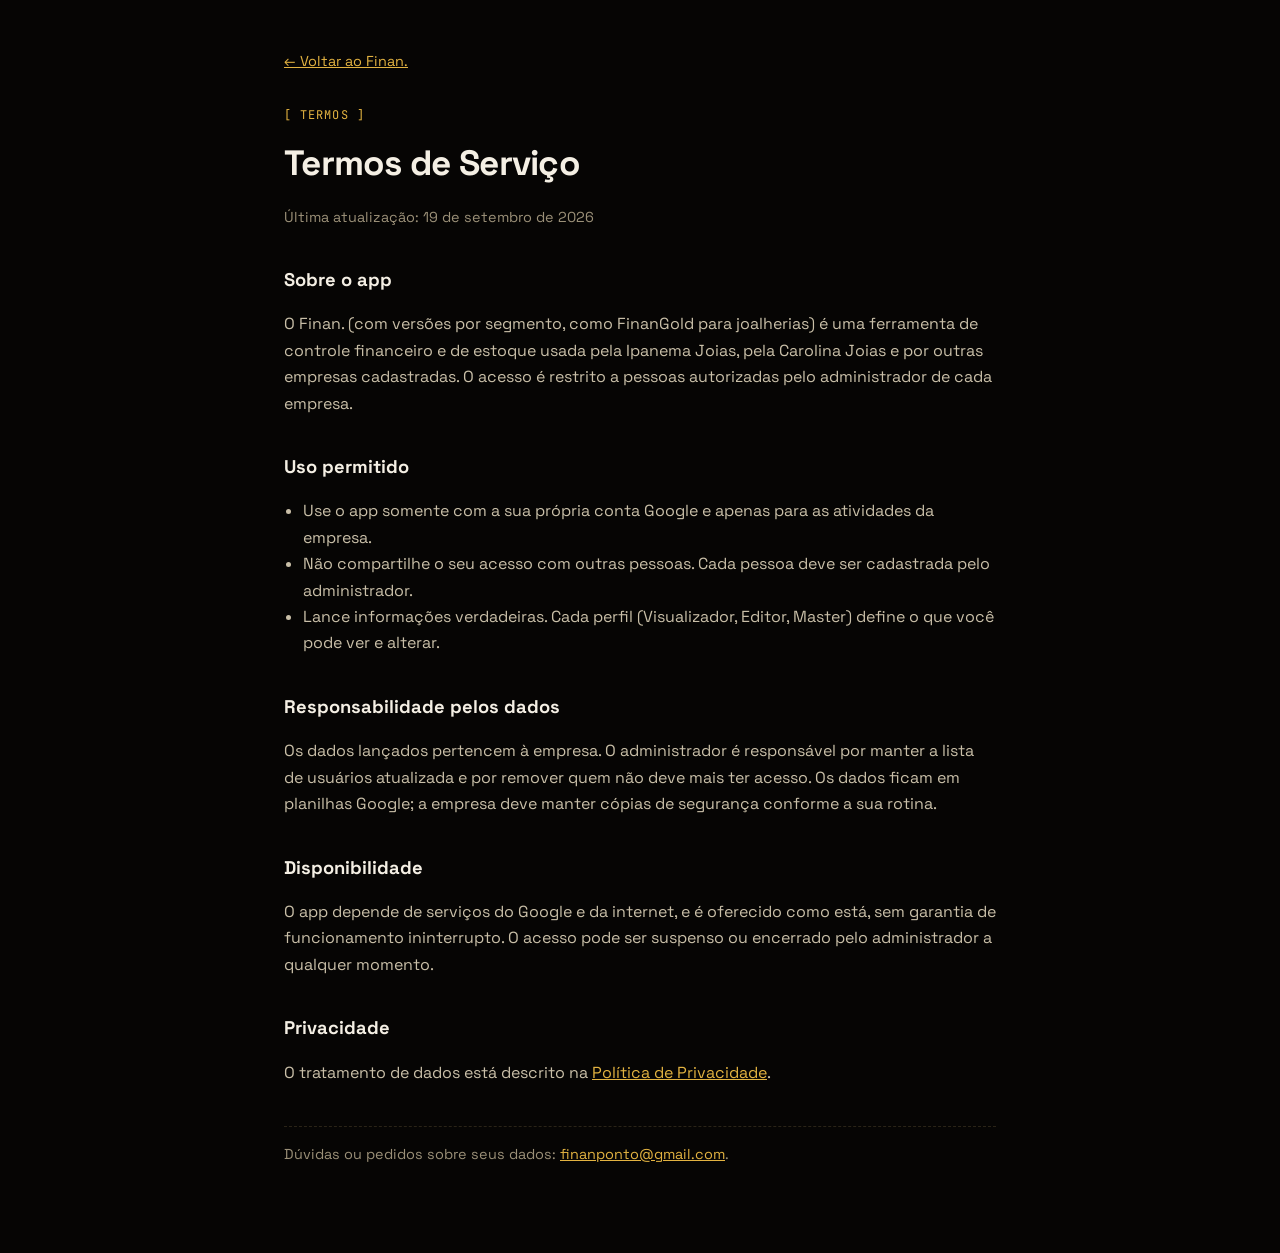
<file: termos.html>
<!DOCTYPE html>
<html lang="pt-BR">
<head>
<meta charset="UTF-8">
<meta name="viewport" content="width=device-width, initial-scale=1.0">
<meta name="theme-color" content="#060504">
<title>Termos de Serviço — Finan.</title>
<link rel="icon" href="icons/icon-192.png">
<link rel="stylesheet" href="https://fonts.googleapis.com/css2?family=Space+Grotesk:wght@400;500;700&family=JetBrains+Mono:wght@400;500&display=swap">
<style>
:root{color-scheme:dark}
*{box-sizing:border-box}
body{margin:0;background:#060504;color:#f4efe4;font-family:"Space Grotesk",system-ui,sans-serif;line-height:1.65}
main{max-width:760px;margin:0 auto;padding:48px 24px 72px}
.tag{font-family:"JetBrains Mono",ui-monospace,monospace;font-size:12px;letter-spacing:.09em;text-transform:uppercase;color:#e3b341}
h1{font-size:2.2rem;letter-spacing:-.02em;margin:.5rem 0 .25rem}
h2{font-size:1.15rem;margin:2.2rem 0 .5rem;color:#f4efe4}
p,li{color:#c9bfa8}
ul{padding-left:1.2rem}
a{color:#e3b341}
.meta{color:#9b9078;font-size:.9rem}
.back{display:inline-block;margin-bottom:2rem;font-size:.9rem}
hr{border:none;border-top:1px dashed #2a2417;margin:2.5rem 0 1rem}
</style>
</head>
<body>
<main>
<a class="back" href="./">← Voltar ao Finan.</a>
<div class="tag">[ termos ]</div>
<h1>Termos de Serviço</h1>
<p class="meta">Última atualização: 19 de setembro de 2026</p>

<h2>Sobre o app</h2>
<p>O Finan. (com versões por segmento, como FinanGold para joalherias) é uma ferramenta de controle financeiro e de estoque usada pela Ipanema Joias, pela Carolina Joias e por outras empresas cadastradas. O acesso é restrito a pessoas autorizadas pelo administrador de cada empresa.</p>

<h2>Uso permitido</h2>
<ul>
<li>Use o app somente com a sua própria conta Google e apenas para as atividades da empresa.</li>
<li>Não compartilhe o seu acesso com outras pessoas. Cada pessoa deve ser cadastrada pelo administrador.</li>
<li>Lance informações verdadeiras. Cada perfil (Visualizador, Editor, Master) define o que você pode ver e alterar.</li>
</ul>

<h2>Responsabilidade pelos dados</h2>
<p>Os dados lançados pertencem à empresa. O administrador é responsável por manter a lista de usuários atualizada e por remover quem não deve mais ter acesso. Os dados ficam em planilhas Google; a empresa deve manter cópias de segurança conforme a sua rotina.</p>

<h2>Disponibilidade</h2>
<p>O app depende de serviços do Google e da internet, e é oferecido como está, sem garantia de funcionamento ininterrupto. O acesso pode ser suspenso ou encerrado pelo administrador a qualquer momento.</p>

<h2>Privacidade</h2>
<p>O tratamento de dados está descrito na <a href="privacidade.html">Política de Privacidade</a>.</p>
<hr>
<p class="meta">Dúvidas ou pedidos sobre seus dados: <a href="mailto:finanponto@gmail.com">finanponto@gmail.com</a>.</p>
</main>
</body>
</html>
</file>
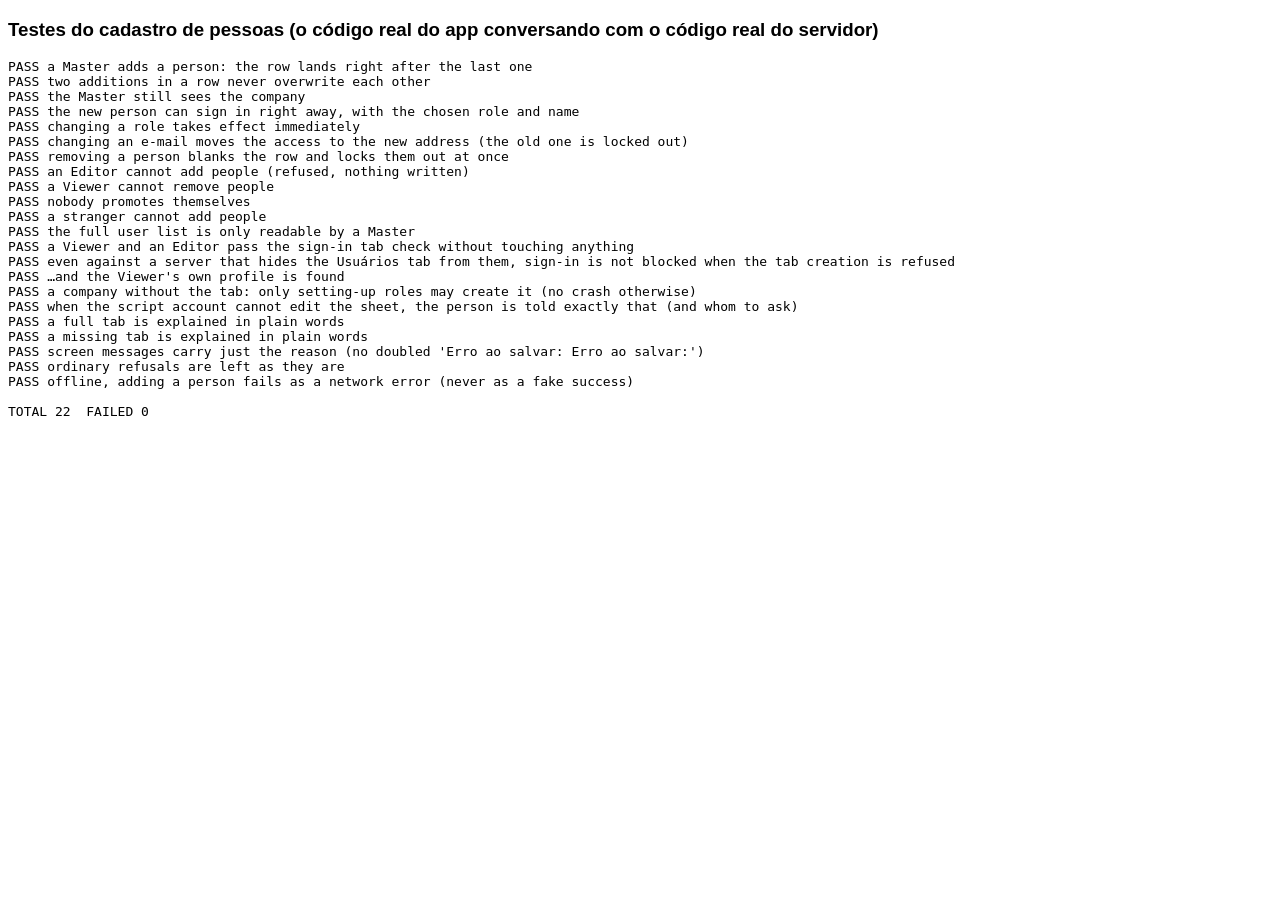
<file: testes/cadastro.html>
<!DOCTYPE html>
<html lang="pt-BR"><head><meta charset="utf-8"><title>Testes do cadastro de pessoas</title></head>
<body>
<h3 style="font-family:sans-serif">Testes do cadastro de pessoas (o código real do app conversando com o código real do servidor)</h3>
<pre id="out">rodando…</pre>
<script>window.addEventListener("error",function(e){document.getElementById("out").textContent="ERRO: "+e.message+" ("+String(e.filename).split("/").pop()+":"+e.lineno+")";});</script>
<script src="../apps-script/Code.gs"></script>
<script src="../js/config.js"></script>
<script src="../js/sheets.js"></script>
<script src="../js/roles.js"></script>
<script src="../js/offline.js"></script>
<script src="../js/usuarios.js"></script>
<script>
const results = [];
const T = (cond, name) => results.push((cond ? "PASS " : "FAIL ") + name);
const IPA = Object.keys(GATEWAY_CONFIG.SPREADSHEETS)[0];
const ADM = GATEWAY_CONFIG.ADMIN_EMAILS[0];
const TOKENS = { mas: "mestre@x.com", edi: "editor@x.com", viz: "viz@x.com", nobody: "ninguem@x.com", adm: ADM };
let state, deps, versaoAntiga;
function novo() {
  state = { [IPA]: { "Lançamento": [["h"]], Estoque: [["h"]], Usuários: [["Email", "Nome", "Perfil"], ["mestre@x.com", "Mestre", "Master"], ["editor@x.com", "Editor", "Editor"], ["viz@x.com", "Viz", "Visualizador"]] } };
  versaoAntiga = false;
  deps = {
    config: GATEWAY_CONFIG,
    verifyToken: (t) => { if (!TOKENS[t]) throw new GatewayError_(401, "Sessão expirada. Entre novamente."); return TOKENS[t]; },
    cache: { get: () => null, put() {}, remove() {} },
    lock: (fn) => fn(),
    registry: { list: () => [], add() {} },
    requests: { list: () => [], add() {}, setStatus() {} },
    mail: { send() {} },
    sheets: {
      getTitles: (id) => Object.keys(state[id]),
      getValues: (id, range) => {
        const m = /^'?([^'!]+)'?!([A-Z]+)(\d+)(?::([A-Z]+)(\d*))?$/.exec(range); if (!m || !state[id][m[1]]) throw new Error("Unable to parse range: " + range);
        const linhas = state[id][m[1]].slice(Number(m[3]) - 1);
        return linhas.map((l) => l.slice(0, m[4] ? m[4].charCodeAt(0) - 64 : 1).map((c) => c));
      },
      updateValues: (id, range, values) => {
        if (deps.__falha) throw new Error(deps.__falha);
        const m = /^'?([^'!]+)'?!([A-Z]+)(\d+):([A-Z]+)(\d+)$/.exec(range); if (!m || !state[id][m[1]]) throw new Error("Unable to parse range: " + range);
        const tab = state[id][m[1]]; const n = Number(m[3]); const c0 = m[2].charCodeAt(0) - 65;
        while (tab.length < n) tab.push([]);
        values[0].forEach((v, i) => { tab[n - 1][c0 + i] = v; });
      },
      addTab: (id, titulo) => { if (state[id][titulo]) throw new Error("already exists"); state[id][titulo] = [["Email", "Nome", "Perfil"]]; },
    },
  };
}
let netDown = false;
window.fetch = async (url, opts) => {
  if (netDown) throw new TypeError("Failed to fetch");
  const body = JSON.parse(opts.body);
  let out;
  if (versaoAntiga && body.action === "getTitles") out = { ok: true, data: { titles: ["Lançamento", "Estoque"] } }; // an older server hid the Usuários tab from non-Masters
  else if (versaoAntiga && body.action === "addTab" && TOKENS[body.token] !== "mestre@x.com") out = { ok: false, status: 403, error: "Você não tem permissão para esta ação." };
  else { try { out = { ok: true, data: handleRequest(body, deps) }; } catch (e) { out = { ok: false, status: e.status || 500, error: e.message }; } }
  return { json: async () => out };
};
CONFIG.GATEWAY_URL = "https://gw.test/exec"; CONFIG.SPREADSHEET_ID = IPA;
window.handleSessionExpired = () => {};
const lista = async (t) => (await fetchAllUsuarios(t)).map((u) => u.email);
const rejeita = async (fn) => { try { await fn(); return null; } catch (e) { return e; } };

(async () => {
  // ---- a Master manages people
  novo();
  await addUsuario("nova@x.com", "Nova Pessoa", "Editor", "mas");
  T((await lista("mas")).indexOf("nova@x.com") !== -1 && state[IPA]["Usuários"].length === 5, "a Master adds a person: the row lands right after the last one");
  await addUsuario("outra@x.com", "Outra", "Visualizador", "mas");
  T(state[IPA]["Usuários"].length === 6 && state[IPA]["Usuários"][5][0] === "outra@x.com" && state[IPA]["Usuários"][4][0] === "nova@x.com", "two additions in a row never overwrite each other");
  const me1 = await gatewayCall("me", {}, "mas");
  T(me1.companies.length === 1 && me1.companies[0].perfil === "Master", "the Master still sees the company");
  TOKENS.nova = "nova@x.com";
  const meNova = await gatewayCall("me", {}, "nova");
  T(meNova.companies.length === 1 && meNova.companies[0].perfil === "Editor" && meNova.companies[0].nome === "Nova Pessoa", "the new person can sign in right away, with the chosen role and name");
  await updateUsuarioPerfil(5, "Visualizador", "mas");
  T((await gatewayCall("me", {}, "nova")).companies[0].perfil === "Visualizador", "changing a role takes effect immediately");
  await updateUsuarioNome(5, "Nome Novo", "mas");
  await updateUsuarioEmail(5, "trocado@x.com", "mas");
  TOKENS.trocado = "trocado@x.com";
  T((await gatewayCall("me", {}, "nova")).companies.length === 0 && (await gatewayCall("me", {}, "trocado")).companies[0].nome === "Nome Novo", "changing an e-mail moves the access to the new address (the old one is locked out)");
  await removeUsuario(6, "mas");
  TOKENS.outra = "outra@x.com";
  T((await lista("mas")).indexOf("outra@x.com") === -1 && (await gatewayCall("me", {}, "outra")).companies.length === 0, "removing a person blanks the row and locks them out at once");
  // ---- nobody else can
  const editor = await rejeita(() => addUsuario("x@x.com", "X", "Master", "edi"));
  T(editor && /permissão/.test(editor.message) && state[IPA]["Usuários"].length === 6, "an Editor cannot add people (refused, nothing written)");
  const viz = await rejeita(() => removeUsuario(2, "viz"));
  T(viz && /permissão/.test(viz.message) && state[IPA]["Usuários"][1][0] === "mestre@x.com", "a Viewer cannot remove people");
  const promo = await rejeita(() => updateUsuarioPerfil(4, "Master", "edi"));
  T(promo && /permissão/.test(promo.message) && state[IPA]["Usuários"][3][2] === "Visualizador", "nobody promotes themselves");
  const estranho = await rejeita(() => addUsuario("x@x.com", "X", "Master", "nobody"));
  T(estranho && state[IPA]["Usuários"].length === 6, "a stranger cannot add people");
  const lerLista = await rejeita(() => fetchAllUsuarios("viz"));
  T(lerLista && /permissão/.test(lerLista.message), "the full user list is only readable by a Master");
  // ---- the sign-in check that every person goes through (this broke Editors/Viewers once)
  novo();
  const r1 = await rejeita(() => ensureUsuariosSheet("viz")); const r2 = await rejeita(() => ensureUsuariosSheet("edi"));
  T(r1 === null && r2 === null && state[IPA]["Usuários"].length === 4, "a Viewer and an Editor pass the sign-in tab check without touching anything");
  versaoAntiga = true;
  const r3 = await rejeita(() => ensureUsuariosSheet("viz")); const r4 = await rejeita(() => ensureUsuariosSheet("edi"));
  T(r3 === null && r4 === null, "even against a server that hides the Usuários tab from them, sign-in is not blocked when the tab creation is refused");
  const u = await fetchUsuario("viz@x.com", "viz");
  T(u && u.perfil === "Visualizador" && u.nome === "Viz", "…and the Viewer's own profile is found");
  versaoAntiga = false;
  delete state[IPA]["Usuários"]; state[IPA]["Usuários"] = undefined; delete state[IPA]["Usuários"];
  await ensureUsuariosSheet("mas").catch(() => {});
  T(state[IPA]["Usuários"] === undefined || state[IPA]["Usuários"].length >= 1, "a company without the tab: only setting-up roles may create it (no crash otherwise)");
  // ---- a failure on the server side is explained, not hidden
  novo();
  deps.__falha = "API call to sheets.spreadsheets.values.update failed with error: The caller does not have permission";
  const falha = await rejeita(() => addUsuario("nova@x.com", "Nova", "Editor", "mas"));
  T(falha && /não tem permissão de edição nesta planilha/.test(falha.message) && falha.message.indexOf(CONFIG.CONTA_DO_SISTEMA) !== -1 && /does not have permission/.test(falha.message), "when the script account cannot edit the sheet, the person is told exactly that (and whom to ask)");
  deps.__falha = "Range ('Usuários'!A1002:C1002) exceeds grid limits. Max rows: 1001, max columns: 26";
  const cheia = await rejeita(() => addUsuario("nova@x.com", "Nova", "Editor", "mas"));
  T(cheia && /limite de linhas/.test(cheia.message), "a full tab is explained in plain words");
  deps.__falha = "Unable to parse range: Usuários!A2:C";
  const semAba = await rejeita(() => addUsuario("nova@x.com", "Nova", "Editor", "mas"));
  T(semAba && /não encontrou a planilha ou a aba/.test(semAba.message), "a missing tab is explained in plain words");
  deps.__falha = null;
  T(mensagemDoErro(new Error("Falhou")) === "Falhou" && /Sem internet/.test(mensagemDoErro(new TypeError("x"))), "screen messages carry just the reason (no doubled 'Erro ao salvar: Erro ao salvar:')");
  T(traduzirErroDoServidor("Você não tem permissão para esta ação.") === "Você não tem permissão para esta ação.", "ordinary refusals are left as they are");
  // ---- offline
  novo(); netDown = true;
  const off = await rejeita(() => addUsuario("nova@x.com", "Nova", "Editor", "mas"));
  T(off instanceof TypeError, "offline, adding a person fails as a network error (never as a fake success)");
  netDown = false;

  const falhas = results.filter((r) => r.indexOf("FAIL") === 0);
  document.getElementById("out").textContent = results.join("\n") + "\n\nTOTAL " + results.length + "  FAILED " + falhas.length;
})().catch((e) => { document.getElementById("out").textContent = "CRASH " + e.stack; });
</script></body></html>
</file>
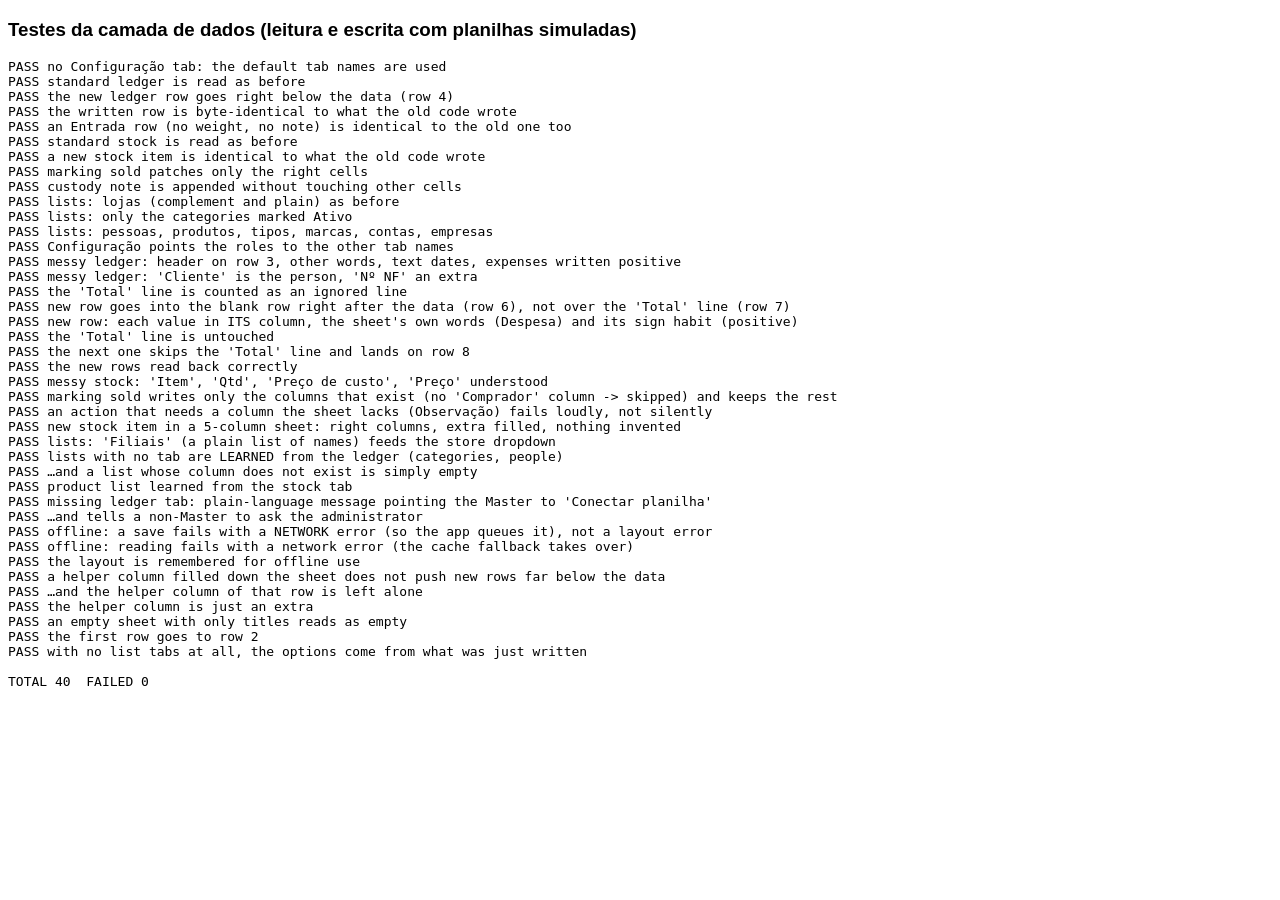
<file: testes/dados.html>
<!DOCTYPE html>
<html lang="pt-BR"><head><meta charset="utf-8"><title>Testes da camada de dados</title></head>
<body>
<h3 style="font-family:sans-serif">Testes da camada de dados (leitura e escrita com planilhas simuladas)</h3>
<pre id="out">rodando…</pre>
<script>window.addEventListener("error",function(e){document.getElementById("out").textContent="ERRO: "+e.message+" ("+String(e.filename).split("/").pop()+":"+e.lineno+")";});</script>
<script src="../js/config.js"></script>
<script src="../js/sheets.js"></script>
<script src="../js/esquema.js"></script>
<script src="../js/abas.js"></script>
<script src="../js/lancamentos.js"></script>
<script src="../js/lookups.js"></script>
<script src="../js/estoque.js"></script>
<script src="../js/form.js"></script>
<script>
// ---- stubs for the few things other files provide
function isNetworkError(err) { return err instanceof TypeError; }
function isMaster(role) { return role === "Master"; }
let currentUserRole = "Master";

const results = [];
const T = (cond, name) => results.push((cond ? "PASS " : "FAIL ") + name);
const same = (a, b) => JSON.stringify(a) === JSON.stringify(b);
const serial = (y, m, d) => Math.round((Date.UTC(y, m - 1, d) - Date.UTC(1899, 11, 30)) / 86400000);
const semExtras = (r) => { const c = Object.assign({}, r); delete c.extras; return c; };

// ---- an in-memory "Google Sheets" behind the gateway protocol
let workbook = {};
let calls = [];
let offline = false;
function colIndex(letters) { let n = 0; for (const ch of letters) n = n * 26 + (ch.charCodeAt(0) - 64); return n - 1; }
function parseA1(range) {
  const m = range.match(/^(?:'((?:[^']|'')+)'|([^'!]+))!([A-Z]+)(\d*)(?::([A-Z]+)(\d*))?$/);
  if (!m) throw new Error("bad range " + range);
  return { tab: (m[1] ? m[1].replace(/''/g, "'") : m[2]), c1: colIndex(m[3]), r1: m[4] ? Number(m[4]) : 1, c2: m[5] ? colIndex(m[5]) : colIndex(m[3]), r2: m[6] ? Number(m[6]) : null };
}
const vazio = (v) => v === undefined || v === null || v === "";
window.fetch = async (url, opts) => {
  if (offline) throw new TypeError("Failed to fetch");
  const b = JSON.parse(opts.body);
  calls.push(b.action + " " + (b.range || ""));
  const fail = (msg) => ({ json: async () => ({ ok: false, status: 500, error: msg }) });
  if (b.action === "getTitles") return { json: async () => ({ ok: true, data: { titles: Object.keys(workbook) } }) };
  if (b.action === "getValues") {
    const r = parseA1(b.range);
    if (!workbook[r.tab]) return fail("Erro interno no servidor do app.");
    const dados = workbook[r.tab];
    const fim = r.r2 === null ? dados.length : Math.min(r.r2, dados.length);
    const out = [];
    for (let i = r.r1 - 1; i < fim; i += 1) {
      const linha = (dados[i] || []).slice(r.c1, r.c2 + 1);
      while (linha.length && vazio(linha[linha.length - 1])) linha.pop();
      out.push(linha);
    }
    while (out.length && out[out.length - 1].length === 0) out.pop();
    return { json: async () => ({ ok: true, data: { values: JSON.parse(JSON.stringify(out)) } }) };
  }
  if (b.action === "updateValues") {
    const r = parseA1(b.range);
    if (!workbook[r.tab]) return fail("Erro interno no servidor do app.");
    while (workbook[r.tab].length < r.r1) workbook[r.tab].push([]);
    const linha = workbook[r.tab][r.r1 - 1];
    b.values[0].forEach((v, i) => { linha[r.c1 + i] = v; });
    for (let i = 0; i < linha.length; i += 1) if (linha[i] === undefined) linha[i] = "";
    return { json: async () => ({ ok: true, data: { updated: true } }) };
  }
  return fail("ação desconhecida");
};
function novoCenario(tabs, nomeAbaLanc) {
  workbook = JSON.parse(JSON.stringify(tabs));
  calls = [];
  offline = false;
  CONFIG.GATEWAY_URL = "https://gw.test/exec";
  CONFIG.SPREADSHEET_ID = "SS" + Math.random().toString(36).slice(2);
  CONFIG.SHEET_NAME = nomeAbaLanc || "Lançamento";
  resetarAbasDaEmpresa();
  try { localStorage.clear(); } catch (e) {}
}

// ---- the OLD code paths, as reference ("a standard sheet behaves exactly as before")
function velhaLinhaLancamento(values) {
  const valorFinal = values.tipo === "Saída" ? -Math.abs(values.valor) : Math.abs(values.valor);
  return [dateInputToSheetSerial(values.data), values.loja, values.conta, values.empresa, values.categoria, valorFinal, values.tipo, values.peso ? Number(values.peso) : "", values.pessoa, values.observacao || ""];
}
function velhaLinhaEstoque(values) {
  return [values.produto, values.tipo, values.marca, values.condicao || "", values.estado || "", values.pesoGrama, values.pureza || "", values.valorCusto, "", dateInputToSheetSerial(values.dataCompra), "", "", "", values.loja, false, values.observacao || ""];
}

// ---- fixtures: the standard layout (Ipanema-like)
const HEAD_LANC = ["Data", "Loja", "Conta", "Empresa", "Categoria", "Valor", "Tipo", "Peso (g)", "Pessoa", "Observação"];
const HEAD_EST = ["Produto", "Tipo", "Marca", "Condição", "Estado", "Peso em grama", "Pureza (k)", "Valor de Custo", "Valor de venda", "Data de Compra", "Data de Venda", "Comprador", "Vendedor", "Loja", "Vendido?", "Observação"];
const LOOK = ["Código", "Nome", "Complemento"];
const PADRAO = {
  "Lançamento": [HEAD_LANC,
    [serial(2026, 9, 1), "1 - Ipanema", "1 - Caixa", "1 - Ipanema Joias", "3 - Venda de Joias", 1500, "Entrada", 12.5, "5 - Maria", "Anel"],
    [serial(2026, 9, 2), "2 - Recreio", "2 - Banco", "1 - Ipanema Joias", "1 - Compra", -900, "Saída", 8, "7 - Ouro Fino", ""]],
  "Estoque": [HEAD_EST,
    ["1 - Anel", "2 - Anel", "1 - Vivara", "Excelente", "Venda Direta", 4.2, 18, 3200, "", serial(2026, 8, 3), "", "", "", "Ipanema", false, ""]],
  "Lojas": [LOOK.concat(["Status"]), [1, "Ipanema", "1 - Ipanema"], [2, "Recreio", "2 - Recreio"]],
  "Contas": [LOOK, [1, "Caixa", "1 - Caixa"], [2, "Banco", "2 - Banco"]],
  "Empresas": [LOOK, [1, "Ipanema Joias", "1 - Ipanema Joias"]],
  "Categoria": [LOOK.concat(["Status"]), [1, "Compra", "1 - Compra", "Ativo"], [2, "Aluguel", "2 - Aluguel", "Inativo"], [3, "Venda de Joias", "3 - Venda de Joias", "Ativo"]],
  "Pessoa": [LOOK, [5, "Maria", "5 - Maria"], [7, "Ouro Fino", "7 - Ouro Fino"]],
  "Produto": [LOOK, [1, "Anel", "1 - Anel"]],
  "Tipo de Produto": [LOOK, [2, "Anel", "2 - Anel"]],
  "Marcas": [LOOK, [1, "Vivara", "1 - Vivara"]],
};

(async function () {
  // ======================= A. standard workbook: nothing changes for Ipanema
  novoCenario(PADRAO);
  await carregarConfiguracaoAbas("t");
  T(nomeAba("lancamentos") === "Lançamento" && nomeAba("estoque") === "Estoque" && nomeAba("lojas") === "Lojas", "no Configuração tab: the default tab names are used");
  const lanc = await fetchLancamentos("t");
  T(lanc.length === 2 && lanc[0].loja === "Ipanema" && lanc[1].valor === -900 && lanc[1].tipo === "Saída" && lanc[0].linha === 2 && lanc[1].linha === 3, "standard ledger is read as before");

  const val = { data: "2026-09-10", tipo: "Saída", valor: 250.5, loja: "1 - Ipanema", conta: "1 - Caixa", empresa: "1 - Ipanema Joias", categoria: "1 - Compra", pessoa: "5 - Maria", peso: "3.5", observacao: "Teste" };
  const alvo = await submitLancamentoValues(val, "t");
  T(alvo === 4, "the new ledger row goes right below the data (row 4)");
  T(same(workbook["Lançamento"][3], velhaLinhaLancamento(val)), "the written row is byte-identical to what the old code wrote");
  const valE = { data: "2026-09-11", tipo: "Entrada", valor: 99, loja: "2 - Recreio", conta: "2 - Banco", empresa: "1 - Ipanema Joias", categoria: "3 - Venda de Joias", pessoa: "7 - Ouro Fino", peso: "", observacao: "" };
  await submitLancamentoValues(valE, "t");
  T(same(workbook["Lançamento"][4], velhaLinhaLancamento(valE)), "an Entrada row (no weight, no note) is identical to the old one too");

  const est = await fetchEstoque("t");
  T(est.length === 1 && est[0].linha === 2 && est[0].pesoGrama === 4.2 && est[0].vendido === false && est[0].raw.length === 16, "standard stock is read as before");
  const novo = { produto: "1 - Anel", tipo: "2 - Anel", marca: "1 - Vivara", condicao: "Bom", estado: "", pesoGrama: 5, pureza: 18, valorCusto: 1000, dataCompra: "2026-09-12", loja: "Ipanema", observacao: "" };
  await createEstoqueItem(novo, "t");
  T(same(workbook["Estoque"][2], velhaLinhaEstoque(novo)), "a new stock item is identical to what the old code wrote");
  await markEstoqueVendido(est[0], { comprador: "Zé", vendedor: "Ana", valorVenda: 5000, dataVenda: "2026-09-13" }, "t");
  const vend = workbook["Estoque"][1];
  T(vend[8] === 5000 && vend[10] === serial(2026, 9, 13) && vend[11] === "Zé" && vend[12] === "Ana" && vend[14] === true && vend[0] === "1 - Anel" && vend[5] === 4.2, "marking sold patches only the right cells");
  const est2 = await fetchEstoque("t");
  await markEstoqueCustody(est2[0], "Carlos", "t");
  T(workbook["Estoque"][1][15] === "Com vendedor: Carlos" && workbook["Estoque"][1][8] === 5000, "custody note is appended without touching other cells");

  const lk = await fetchAllLookups("t");
  T(same(lk.lojas, [{ value: "1 - Ipanema", label: "1 - Ipanema" }, { value: "2 - Recreio", label: "2 - Recreio" }]) && same(lk.lojasPlain.map((o) => o.value), ["Ipanema", "Recreio"]), "lists: lojas (complement and plain) as before");
  T(same(lk.categorias.map((o) => o.value), ["1 - Compra", "3 - Venda de Joias"]), "lists: only the categories marked Ativo");
  T(lk.pessoas.length === 2 && lk.produtos[0].value === "1 - Anel" && lk.tiposProduto[0].value === "2 - Anel" && lk.marcas[0].value === "1 - Vivara" && lk.contas.length === 2 && lk.empresas.length === 1, "lists: pessoas, produtos, tipos, marcas, contas, empresas");

  // ======================= B. a messy workbook of another company
  novoCenario({
    "Configuração": [["Papel", "Aba"], ["lancamentos", "Movimentações"], ["estoque", "Produtos em loja"], ["lista:lojas", "Filiais"]],
    "Movimentações": [
      ["Caixa Loja X — 2026"], [],
      ["Valor", "Descrição", "Nº NF", "Data", "Natureza", "Categoria", "Cliente"],
      [1200, "Venda balcão", "A-15", "01/09/2026", "Receita", "Vendas", "Ana"],
      [800, "Aluguel", "", "02/09/2026", "Despesa", "Fixas", ""],
      [],
      ["Total", "", "", "", "", "", ""],
    ],
    "Produtos em loja": [["Item", "Qtd", "Preço de custo", "Preço", "Fornecedor"], ["Coleira", 10, 12.5, 30, "Pet Center"]],
    "Filiais": [["Nome"], ["Centro"], ["Norte"]],
  }, "Lançamento");
  await carregarConfiguracaoAbas("t");
  T(nomeAba("lancamentos") === "Movimentações" && nomeAba("estoque") === "Produtos em loja" && nomeAba("lojas") === "Filiais", "Configuração points the roles to the other tab names");
  const lm = await fetchLancamentos("t");
  T(lm.length === 2 && lm[0].linha === 4 && lm[0].valor === 1200 && lm[0].tipo === "Entrada" && lm[1].valor === -800 && lm[1].tipo === "Saída" && lm[1].observacao === "Aluguel", "messy ledger: header on row 3, other words, text dates, expenses written positive");
  T(same(lm[0].extras, [{ nome: "Nº NF", valor: "A-15" }]) && lm[0].pessoa === "Ana", "messy ledger: 'Cliente' is the person, 'Nº NF' an extra");
  T(ultimoResumoLeitura.lancamentos === 1, "the 'Total' line is counted as an ignored line");
  const es = obterEsquema("lancamentos");
  const alvoM = await submitLancamentoValues({ data: "2026-09-15", tipo: "Saída", valor: 42, loja: "", conta: "", empresa: "", categoria: "Fixas", pessoa: "Beto", peso: "", observacao: "Luz", extras: [{ col: 2, valor: "NF-9" }] }, "t");
  T(alvoM === 6, "new row goes into the blank row right after the data (row 6), not over the 'Total' line (row 7)");
  T(same(workbook["Movimentações"][5], [42, "Luz", "NF-9", serial(2026, 9, 15), "Despesa", "Fixas", "Beto"]), "new row: each value in ITS column, the sheet's own words (Despesa) and its sign habit (positive)");
  T(same(workbook["Movimentações"][6], ["Total", "", "", "", "", "", ""]), "the 'Total' line is untouched");
  const alvoM2 = await submitLancamentoValues({ data: "2026-09-16", tipo: "Entrada", valor: 10, loja: "", conta: "", empresa: "", categoria: "Vendas", pessoa: "Ana", peso: "", observacao: "", extras: [] }, "t");
  T(alvoM2 === 8, "the next one skips the 'Total' line and lands on row 8");
  const lm2 = await fetchLancamentos("t");
  T(lm2.length === 4 && lm2[2].valor === -42 && lm2[2].tipo === "Saída" && lm2[2].extras[0].valor === "NF-9" && lm2[3].tipo === "Entrada", "the new rows read back correctly");

  const em = await fetchEstoque("t");
  T(em.length === 1 && em[0].produto === "Coleira" && em[0].pesoGrama === 10 && em[0].valorCusto === 12.5 && em[0].valorVenda === 30 && em[0].extras[0].nome === "Fornecedor", "messy stock: 'Item', 'Qtd', 'Preço de custo', 'Preço' understood");
  await markEstoqueVendido(em[0], { comprador: "Zé", vendedor: "", valorVenda: 33, dataVenda: "2026-09-13" }, "t");
  T(workbook["Produtos em loja"][1][3] === 33 && workbook["Produtos em loja"][1][4] === "Pet Center", "marking sold writes only the columns that exist (no 'Comprador' column -> skipped) and keeps the rest");
  let semColunas = null;
  try { await markEstoqueCustody(em[0], "Ana", "t"); } catch (e) { semColunas = e; }
  T(semColunas && /colunas necessárias/.test(semColunas.message), "an action that needs a column the sheet lacks (Observação) fails loudly, not silently");
  await createEstoqueItem({ produto: "Guia", tipo: "", marca: "", pesoGrama: 4, valorCusto: 20, dataCompra: "2026-09-20", loja: "", observacao: "", extras: [{ col: 4, valor: "Agro" }] }, "t");
  T(same(workbook["Produtos em loja"][2].slice(0, 5), ["Guia", 4, 20, "", "Agro"]) && workbook["Produtos em loja"][2].length === 5, "new stock item in a 5-column sheet: right columns, extra filled, nothing invented");

  const lkm = await fetchAllLookups("t");
  T(same(lkm.lojas.map((o) => o.value), ["Centro", "Norte"]), "lists: 'Filiais' (a plain list of names) feeds the store dropdown");
  T(same(lkm.categorias.map((o) => o.value), ["Fixas", "Vendas"]) && same(lkm.pessoas.map((o) => o.value), ["Ana", "Beto"]), "lists with no tab are LEARNED from the ledger (categories, people)");
  T(lkm.contas.length === 0 && lkm.empresas.length === 0, "…and a list whose column does not exist is simply empty");
  T(lkm.produtos.length >= 1, "product list learned from the stock tab");

  // ======================= C. missing tab: a clear message
  novoCenario({ "Outra": [["a"]] });
  currentUserRole = "Master";
  let e1 = null; try { await fetchLancamentos("t"); } catch (e) { e1 = e; }
  T(e1 && /não existe nesta planilha/.test(e1.message) && /Conectar planilha/.test(e1.message), "missing ledger tab: plain-language message pointing the Master to 'Conectar planilha'");
  currentUserRole = "Editor";
  let e2 = null; try { await fetchEstoque("t"); } catch (e) { e2 = e; }
  T(e2 && /administrador/.test(e2.message), "…and tells a non-Master to ask the administrator");
  currentUserRole = "Master";

  // ======================= D. offline behaviour: network errors stay network errors
  novoCenario(PADRAO);
  await fetchLancamentos("t");
  offline = true;
  let e3 = null; try { await submitLancamentoValues(val, "t"); } catch (e) { e3 = e; }
  T(e3 instanceof TypeError, "offline: a save fails with a NETWORK error (so the app queues it), not a layout error");
  let e4 = null; try { await fetchLancamentos("t"); } catch (e) { e4 = e; }
  T(e4 instanceof TypeError, "offline: reading fails with a network error (the cache fallback takes over)");
  const guardado = obterEsquema("lancamentos");
  T(guardado && guardado.cols.valor === 5, "the layout is remembered for offline use");
  offline = false;

  // ======================= E. a sheet with a formula column filled down and a fixed layout
  const comFormula = JSON.parse(JSON.stringify(PADRAO));
  comFormula["Lançamento"][0].push("Saldo");
  for (let i = 1; i < 400; i += 1) { const l = comFormula["Lançamento"][i] || (comFormula["Lançamento"][i] = []); while (l.length < 10) l.push(""); l[10] = i * 10; }
  novoCenario(comFormula);
  const alvoF = await submitLancamentoValues(val, "t");
  T(alvoF === 4, "a helper column filled down the sheet does not push new rows far below the data");
  T(workbook["Lançamento"][3][10] === 30, "…and the helper column of that row is left alone");
  const lf = await fetchLancamentos("t");
  T(lf.length === 3 && lf[2].extras.length === 0 || lf[2].extras.some((x) => x.nome === "Saldo"), "the helper column is just an extra");

  // ======================= F. a completely empty ledger with only titles
  novoCenario({ "Lançamento": [HEAD_LANC], "Estoque": [HEAD_EST] });
  T((await fetchLancamentos("t")).length === 0 && (await fetchEstoque("t")).length === 0, "an empty sheet with only titles reads as empty");
  T((await submitLancamentoValues(valE, "t")) === 2, "the first row goes to row 2");
  const semLista = await fetchAllLookups("t");
  T(semLista.lojas.length === 1 && semLista.lojas[0].value === "2 - Recreio", "with no list tabs at all, the options come from what was just written");

  const falhas = results.filter((r) => r.indexOf("FAIL") === 0);
  document.getElementById("out").textContent = results.join("\n") + "\n\nTOTAL " + results.length + "  FAILED " + falhas.length;
})().catch((e) => { document.getElementById("out").textContent = "CRASH " + e.stack; });
</script></body></html>
</file>
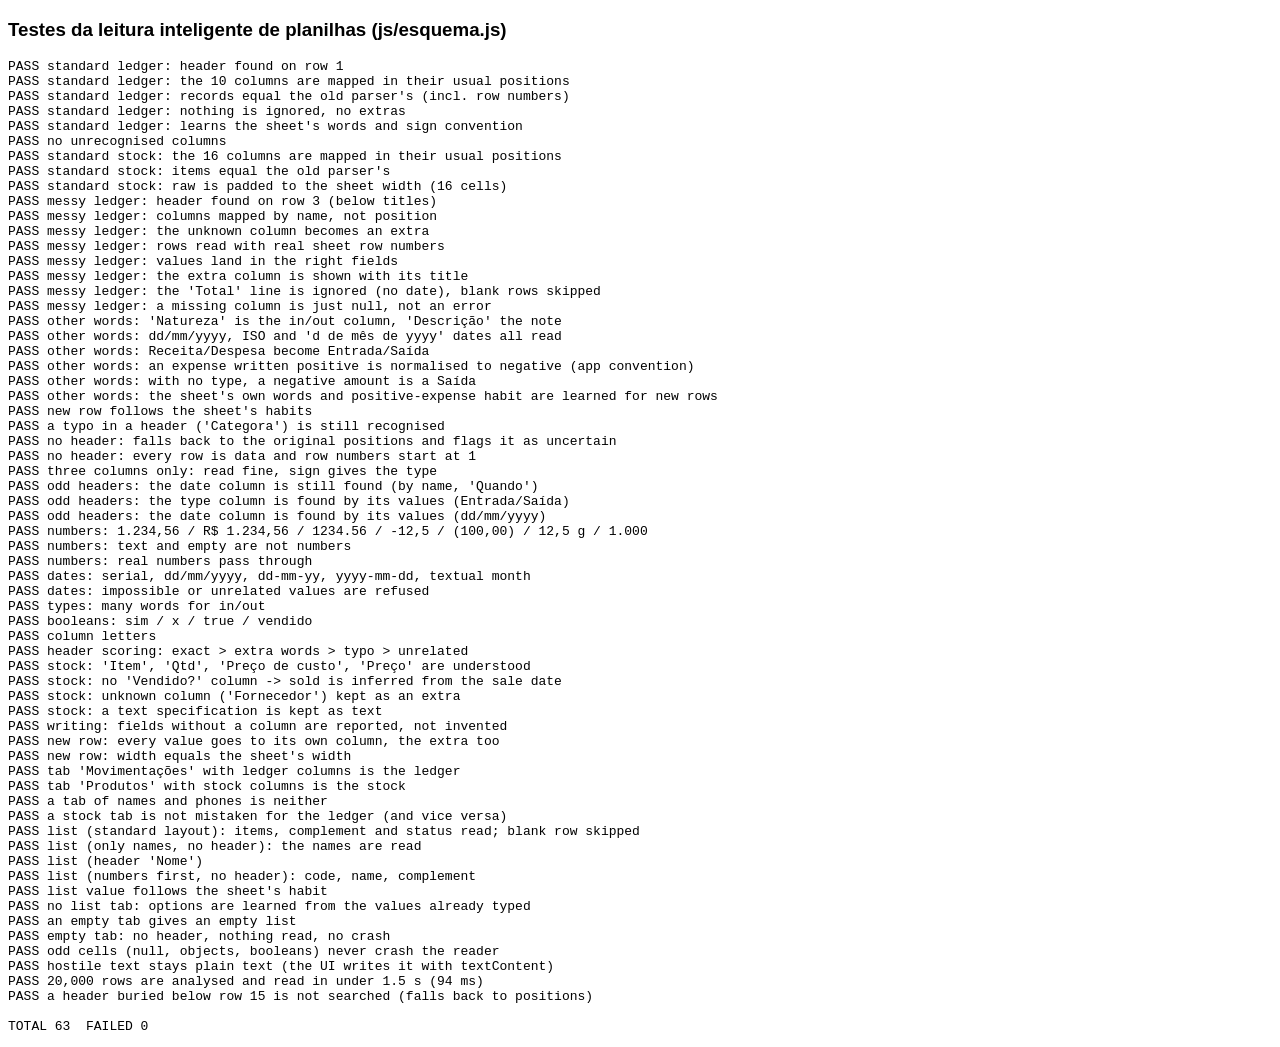
<file: testes/esquema.html>
<!DOCTYPE html>
<html lang="pt-BR"><head><meta charset="utf-8"><title>Testes do esquema</title></head>
<body>
<h3 style="font-family:sans-serif">Testes da leitura inteligente de planilhas (js/esquema.js)</h3>
<pre id="out">rodando…</pre>
<script>window.addEventListener("error",function(e){document.getElementById("out").textContent="ERRO: "+e.message+" ("+String(e.filename).split("/").pop()+":"+e.lineno+")";});</script>
<script src="../js/esquema.js"></script>
<script>
const results = [];
const check = (name, cond) => results.push((cond ? "PASS " : "FAIL ") + name);
const same = (a, b) => JSON.stringify(a) === JSON.stringify(b);
const utc = (y, m, d) => new Date(Date.UTC(y, m - 1, d));
const serial = (y, m, d) => Math.round((Date.UTC(y, m - 1, d) - Date.UTC(1899, 11, 30)) / 86400000);

// ---- the OLD, position-based parsers: reference for "a standard sheet reads exactly as before"
function stripCode(v) { return typeof v !== "string" ? v : v.replace(/^\s*\d+\s*-\s*/, "").trim(); }
function oldLanc(row, linha) {
  return { linha, data: typeof row[0] === "number" ? new Date(Math.floor(row[0] - 25569) * 86400000) : null, loja: stripCode(row[1]) || null, conta: stripCode(row[2]) || null, empresa: stripCode(row[3]) || null, categoria: stripCode(row[4]) || null, valor: typeof row[5] === "number" ? row[5] : 0, tipo: row[6] || null, peso: typeof row[7] === "number" ? row[7] : null, pessoa: stripCode(row[8]) || null, observacao: row[9] || null };
}
function oldEst(row, linha) {
  return { linha, produto: row[0] || null, tipo: row[1] || null, marca: row[2] || null, condicao: row[3] || null, estado: row[4] || null, pesoGrama: typeof row[5] === "number" ? row[5] : null, pureza: typeof row[6] === "number" ? row[6] : null, valorCusto: typeof row[7] === "number" ? row[7] : null, valorVenda: typeof row[8] === "number" ? row[8] : null, dataCompra: typeof row[9] === "number" ? new Date(Math.floor(row[9] - 25569) * 86400000) : null, dataVenda: typeof row[10] === "number" ? new Date(Math.floor(row[10] - 25569) * 86400000) : null, comprador: row[11] || null, vendedor: row[12] || null, loja: row[13] || null, vendido: row[14] === true, observacao: row[15] || "" };
}
const semExtras = (r) => { const c = Object.assign({}, r); delete c.extras; delete c.raw; return c; };

// ---- fixtures
const HEAD_LANC = ["Data", "Loja", "Conta", "Empresa", "Categoria", "Valor", "Tipo", "Peso (g)", "Pessoa", "Observação"];
const LANC = [
  [serial(2026, 9, 1), "1 - Ipanema", "1 - Caixa", "1 - Ipanema Joias", "3 - Venda de Joias", 1500, "Entrada", 12.5, "5 - Maria", "Anel"],
  [serial(2026, 9, 2), "2 - Recreio", "2 - Banco", "1 - Ipanema Joias", "1 - Compra de Matéria Prima", -900, "Saída", 8, "7 - Ouro Fino", ""],
  [serial(2026, 9, 3), "1 - Ipanema", "1 - Caixa", "1 - Ipanema Joias", "3 - Venda de Joias", 300, "Entrada"],
];
const HEAD_EST = ["Produto", "Tipo", "Marca", "Condição", "Estado", "Peso em grama", "Pureza (k)", "Valor de Custo", "Valor de venda", "Data de Compra", "Data de Venda", "Comprador", "Vendedor", "Loja", "Vendido?", "Observação"];
const EST = [
  ["1 - Anel Solitário", "2 - Anel", "1 - Vivara", "Excelente", "Venda Direta", 4.2, 18, 3200, "", serial(2026, 8, 3), "", "", "", "Ipanema", false, "Com vendedor: Ana"],
  ["Pulseira", "3 - Pulseira", "", "Bom", "", 9.5, "", 5100, 7000, serial(2026, 7, 1), serial(2026, 9, 2), "Carlos", "Ana", "Recreio", true],
];

// ================= standard layout reads exactly as the old code did
(function () {
  const rows = [HEAD_LANC].concat(LANC);
  const es = detectarEsquema(rows, "lancamentos");
  check("standard ledger: header found on row 1", es.linhaCabecalho === 1);
  check("standard ledger: the 10 columns are mapped in their usual positions", same(es.cols, { data: 0, loja: 1, conta: 2, empresa: 3, categoria: 4, valor: 5, tipo: 6, peso: 7, pessoa: 8, observacao: 9 }));
  const lido = interpretarLancamentos(rows, es);
  const antigo = LANC.map((r, i) => oldLanc(r, i + 2));
  check("standard ledger: records equal the old parser's (incl. row numbers)", same(lido.registros.map(semExtras), antigo));
  check("standard ledger: nothing is ignored, no extras", lido.ignoradas === 0 && lido.registros.every((r) => r.extras.length === 0));
  check("standard ledger: learns the sheet's words and sign convention", es.rotuloEntrada === "Entrada" && es.rotuloSaida === "Saída" && es.saidaNegativa === true && es.codigoNoTexto.loja === true);
  check("no unrecognised columns", es.extras.length === 0);

  const rows2 = [HEAD_EST].concat(EST);
  const ee = detectarEsquema(rows2, "estoque");
  check("standard stock: the 16 columns are mapped in their usual positions", same(ee.cols, POSICOES_PADRAO.estoque) && ee.linhaCabecalho === 1);
  const it = interpretarEstoque(rows2, ee).itens;
  check("standard stock: items equal the old parser's", same(it.map(semExtras), EST.map((r, i) => oldEst(r, i + 2))));
  check("standard stock: raw is padded to the sheet width (16 cells)", it.every((x) => x.raw.length === 16));
})();

// ================= reordered columns, extra columns, title rows above the header
(function () {
  const rows = [
    ["Fluxo de caixa 2026 — Loja X"],
    [],
    ["Valor", "Descrição", "Nº NF", "Data", "Tipo", "Categoria", "Forma de pagamento"],
    [1200, "Venda balcão", "A-15", serial(2026, 9, 4), "Entrada", "Vendas", "Pix"],
    [-300, "Aluguel", "", serial(2026, 9, 5), "Saída", "Despesas", "Boleto"],
    [],
    ["Total", "", "", "", "", "", ""],
  ];
  const es = detectarEsquema(rows, "lancamentos");
  check("messy ledger: header found on row 3 (below titles)", es.linhaCabecalho === 3);
  check("messy ledger: columns mapped by name, not position", es.cols.valor === 0 && es.cols.observacao === 1 && es.cols.data === 3 && es.cols.tipo === 4 && es.cols.categoria === 5 && es.cols.conta === 6);
  check("messy ledger: the unknown column becomes an extra", es.extras.length === 1 && es.extras[0].nome === "Nº NF" && es.extras[0].col === 2);
  const r = interpretarLancamentos(rows, es);
  check("messy ledger: rows read with real sheet row numbers", r.registros.length === 2 && r.registros[0].linha === 4 && r.registros[1].linha === 5);
  check("messy ledger: values land in the right fields", r.registros[0].valor === 1200 && r.registros[0].categoria === "Vendas" && r.registros[0].observacao === "Venda balcão" && r.registros[0].conta === "Pix");
  check("messy ledger: the extra column is shown with its title", same(r.registros[0].extras, [{ nome: "Nº NF", valor: "A-15" }]) && r.registros[1].extras.length === 0);
  check("messy ledger: the 'Total' line is ignored (no date), blank rows skipped", r.ignoradas === 1);
  check("messy ledger: a missing column is just null, not an error", r.registros[0].loja === null && r.registros[0].peso === null);
})();

// ================= other words, text dates and text money, positive expenses
(function () {
  const rows = [
    ["Data", "Descrição", "Valor (R$)", "Natureza"],
    ["01/09/2026", "Cliente A", "R$ 1.234,56", "Receita"],
    ["02/09/2026", "Fornecedor B", "R$ 800,00", "Despesa"],
    ["3 de setembro de 2026", "Estorno", "(50,00)", ""],
    ["2026-09-04", "Cliente C", "2500", "Receita"],
  ];
  const es = detectarEsquema(rows, "lancamentos");
  check("other words: 'Natureza' is the in/out column, 'Descrição' the note", es.cols.tipo === 3 && es.cols.observacao === 1 && es.cols.valor === 2 && es.cols.data === 0);
  const r = interpretarLancamentos(rows, es).registros;
  check("other words: dd/mm/yyyy, ISO and 'd de mês de yyyy' dates all read", same(r.map((x) => x.data.toISOString().slice(0, 10)), ["2026-09-01", "2026-09-02", "2026-09-03", "2026-09-04"]));
  check("other words: Receita/Despesa become Entrada/Saída", r[0].tipo === "Entrada" && r[1].tipo === "Saída");
  check("other words: an expense written positive is normalised to negative (app convention)", r[1].valor === -800 && r[0].valor === 1234.56);
  check("other words: with no type, a negative amount is a Saída", r[2].tipo === "Saída" && r[2].valor === -50);
  check("other words: the sheet's own words and positive-expense habit are learned for new rows", es.rotuloEntrada === "Receita" && es.rotuloSaida === "Despesa" && es.saidaNegativa === false);
  check("new row follows the sheet's habits", valorParaPlanilha(es, "Saída", 100) === 100 && rotuloTipoParaPlanilha(es, "Saída") === "Despesa" && rotuloTipoParaPlanilha(es, "Entrada") === "Receita");
})();

// ================= typos, no header, few columns
(function () {
  const es1 = detectarEsquema([["Data", "Categora", "Valor", "Tipo"], [serial(2026, 1, 2), "Aluguel", -10, "Saída"]], "lancamentos");
  check("a typo in a header ('Categora') is still recognised", es1.cols.categoria === 1);
  const semCab = LANC.map((r) => r.slice());
  const es2 = detectarEsquema(semCab, "lancamentos");
  check("no header: falls back to the original positions and flags it as uncertain", es2.linhaCabecalho === 0 && es2.cols.valor === 5 && es2.incerto === true);
  const r2 = interpretarLancamentos(semCab, es2).registros;
  check("no header: every row is data and row numbers start at 1", r2.length === 3 && r2[0].linha === 1 && r2[0].valor === 1500);
  const es3 = detectarEsquema([["Data", "Descrição", "Valor"], [serial(2026, 5, 5), "x", 10], [serial(2026, 5, 6), "y", -4]], "lancamentos");
  const r3 = interpretarLancamentos([["Data", "Descrição", "Valor"], [serial(2026, 5, 5), "x", 10], [serial(2026, 5, 6), "y", -4]], es3).registros;
  check("three columns only: read fine, sign gives the type", r3.length === 2 && r3[0].tipo === "Entrada" && r3[1].tipo === "Saída" && r3[0].loja === null);
})();

// ================= reading values by content when the headers say nothing
(function () {
  const rows = [
    ["Quando", "Oq", "Qto", "E/S"],
    ["01/09/2026", "a", "10", "Entrada"], ["02/09/2026", "b", "-5", "Saída"], ["03/09/2026", "c", "7", "Entrada"], ["04/09/2026", "d", "3", "Entrada"],
  ];
  const es = detectarEsquema(rows, "lancamentos");
  check("odd headers: the date column is still found (by name, 'Quando')", es.cols.data === 0);
  const rows2 = [
    ["Registro", "Detalhe", "Montante", "Coluna X"],
    ["01/09/2026", "a", 10, "Entrada"], ["02/09/2026", "b", -5, "Saída"], ["03/09/2026", "c", 7, "Entrada"], ["04/09/2026", "d", 3, "Entrada"],
  ];
  const es2 = detectarEsquema(rows2, "lancamentos");
  check("odd headers: the type column is found by its values (Entrada/Saída)", es2.cols.tipo === 3);
  const es3 = detectarEsquema([["Coluna 1", "Descrição", "Montante"], ["01/09/2026", "a", 10], ["02/09/2026", "b", -5], ["03/09/2026", "c", 7]], "lancamentos");
  check("odd headers: the date column is found by its values (dd/mm/yyyy)", es3.cols.data === 0 && es3.cols.valor === 2);
})();

// ================= conversions
(function () {
  const n = converterNumero;
  check("numbers: 1.234,56 / R$ 1.234,56 / 1234.56 / -12,5 / (100,00) / 12,5 g / 1.000",
    n("1.234,56") === 1234.56 && n("R$ 1.234,56") === 1234.56 && n("1234.56") === 1234.56 && n("-12,5") === -12.5 && n("(100,00)") === -100 && n("12,5 g") === 12.5 && n("1.000") === 1000);
  check("numbers: text and empty are not numbers", n("abc") === null && n("") === null && n(null) === null && n("12abc") === null && n("--") === null);
  check("numbers: real numbers pass through", n(5) === 5 && n(-3.2) === -3.2 && n(NaN) === null);
  const d = (v) => { const x = converterData(v); return x ? x.toISOString().slice(0, 10) : null; };
  check("dates: serial, dd/mm/yyyy, dd-mm-yy, yyyy-mm-dd, textual month", d(serial(2026, 2, 28)) === "2026-02-28" && d("31/12/2025") === "2025-12-31" && d("5-3-26") === "2026-03-05" && d("2026-03-05") === "2026-03-05" && d("1 de março de 2026") === "2026-03-01");
  check("dates: impossible or unrelated values are refused", d("31/02/2026") === null && d("hello") === null && d(5) === null && d("") === null && d(999999) === null);
  check("types: many words for in/out", tipoCanonico("Receita") === "Entrada" && tipoCanonico("crédito") === "Entrada" && tipoCanonico("Despesa") === "Saída" && tipoCanonico("Saída") === "Saída" && tipoCanonico("SAIDA") === "Saída" && tipoCanonico("+") === "Entrada" && tipoCanonico("-") === "Saída" && tipoCanonico("Venda de joias") === null && tipoCanonico("") === null);
  check("booleans: sim / x / true / vendido", converterBooleano("Sim") && converterBooleano("x") && converterBooleano(true) && converterBooleano("Vendido") && !converterBooleano("não") && !converterBooleano("") && !converterBooleano(false));
  check("column letters", colunaLetra(0) === "A" && colunaLetra(25) === "Z" && colunaLetra(26) === "AA" && colunaLetra(51) === "AZ" && colunaLetra(77) === "BZ");
  check("header scoring: exact > extra words > typo > unrelated", pontuarCabecalho("Valor", ["valor"]) === 1 && pontuarCabecalho("Valor total da venda", ["valor"]) > 0.7 && pontuarCabecalho("Valor total da venda", ["valor"]) < 1 && pontuarCabecalho("Categora", ["categoria"]) >= 0.8 && pontuarCabecalho("Contato", ["conta"]) === 0 && pontuarCabecalho("Peso (g)", ["peso"]) === 1);
})();

// ================= stock with English/other names, and the "sold" marker inferred
(function () {
  const rows = [
    ["Item", "Categoria", "Qtd", "Preço de custo", "Preço", "Data de entrada", "Data de venda", "Fornecedor"],
    ["Coleira", "Acessórios", 10, 12.5, 30, serial(2026, 8, 1), "", "Pet Center"],
    ["Ração 10kg", "Alimento", 3, 90, 140, serial(2026, 8, 2), serial(2026, 9, 1), "Agro"],
  ];
  const es = detectarEsquema(rows, "estoque");
  check("stock: 'Item', 'Qtd', 'Preço de custo', 'Preço' are understood", es.cols.produto === 0 && es.cols.tipo === 1 && es.cols.pesoGrama === 2 && es.cols.valorCusto === 3 && es.cols.valorVenda === 4 && es.cols.dataCompra === 5 && es.cols.dataVenda === 6);
  const it = interpretarEstoque(rows, es).itens;
  check("stock: no 'Vendido?' column -> sold is inferred from the sale date", it[0].vendido === false && it[1].vendido === true);
  check("stock: unknown column ('Fornecedor') kept as an extra", it[0].extras.length === 1 && it[0].extras[0].nome === "Fornecedor" && it[0].extras[0].valor === "Pet Center");
  check("stock: a text specification is kept as text", interpretarEstoque([["Produto", "Especificação"], ["Camisa", "Tamanho M"]], detectarEsquema([["Produto", "Especificação"], ["Camisa", "Tamanho M"]], "estoque")).itens[0].pureza === "Tamanho M");
  // writing: patch only the mapped columns, keep the rest of the row untouched
  const linha = it[1].raw.slice();
  const ausentes = preencherLinha(linha, es, { valorVenda: 150, comprador: "Zé", vendido: true });
  check("writing: fields without a column are reported, not invented", same(ausentes, ["comprador", "vendido"]) && linha[4] === 150 && linha.length === 8 && linha[7] === "Agro");
})();

// ================= writing rows with the sheet's own layout
(function () {
  const rows = [["Valor", "Descrição", "Nº NF", "Data", "Tipo"], [10, "x", "", serial(2026, 9, 4), "Entrada"]];
  const es = detectarEsquema(rows, "lancamentos");
  const nova = novaLinhaVazia(es);
  preencherLinha(nova, es, { data: serial(2026, 9, 9), valor: valorParaPlanilha(es, "Saída", 42), tipo: rotuloTipoParaPlanilha(es, "Saída"), observacao: "Teste" });
  preencherExtras(nova, es, [{ col: 2, valor: "NF-7" }]);
  check("new row: every value goes to its own column, the extra too", same(nova, [-42, "Teste", "NF-7", serial(2026, 9, 9), "Saída"]));
  check("new row: width equals the sheet's width", nova.length === es.largura);
})();

// ================= tabs: which one is the ledger / the stock
(function () {
  const ledger = [["Data", "Descrição", "Valor", "Tipo"], [serial(2026, 1, 1), "x", 10, "Entrada"], [serial(2026, 1, 2), "y", -3, "Saída"]];
  const stock = [["Produto", "Marca", "Quantidade", "Valor de custo"], ["A", "M", 1, 2], ["B", "N", 3, 4]];
  const other = [["Nome", "Telefone"], ["Ana", "9999"], ["Beto", "8888"]];
  check("tab 'Movimentações' with ledger columns is the ledger", classificarAba("Movimentações", ledger).papel === "lancamentos");
  check("tab 'Produtos' with stock columns is the stock", classificarAba("Produtos", stock).papel === "estoque");
  check("a tab of names and phones is neither", classificarAba("Contatos", other).papel === "outra");
  check("a stock tab is not mistaken for the ledger (and vice versa)", classificarAba("Planilha1", stock).papel === "estoque" && classificarAba("Planilha1", ledger).papel === "lancamentos");
})();

// ================= support lists
(function () {
  const padrao = [["Código", "Nome", "Complemento", "Status"], [1, "Ipanema", "1 - Ipanema", "Ativo"], [2, "Recreio", "2 - Recreio", "Inativo"], ["", "", "", ""]];
  const l = interpretarLista(padrao);
  check("list (standard layout): items, complement and status read; blank row skipped", l.length === 2 && l[0].complemento === "1 - Ipanema" && l[0].ativo === true && l[1].ativo === false && l[0].temStatus === true);
  const soNomes = interpretarLista([["Loja Centro"], ["Loja Norte"], ["Loja Sul"]]);
  check("list (only names, no header): the names are read", soNomes.length === 3 && soNomes[0].nome === "Loja Centro" && soNomes[0].complemento === null);
  const cabNomes = interpretarLista([["Nome"], ["Ana"], ["Beto"]]);
  check("list (header 'Nome')", cabNomes.length === 2 && cabNomes[0].nome === "Ana");
  const semCab = interpretarLista([[1, "Loja A", "1 - Loja A"], [2, "Loja B", "2 - Loja B"]]);
  check("list (numbers first, no header): code, name, complement", semCab.length === 2 && semCab[1].codigo === 2 && semCab[1].nome === "Loja B" && semCab[1].complemento === "2 - Loja B");
  check("list value follows the sheet's habit", valorDeItemLista(l[0], false) === "1 - Ipanema" && valorDeItemLista({ codigo: 3, nome: "X", complemento: null }, true) === "3 - X" && valorDeItemLista({ codigo: 3, nome: "X", complemento: null }, false) === "X");
  check("no list tab: options are learned from the values already typed", same(valoresDistintos([["h"], ["b"], ["a"], ["B"], [""], ["c"]], 0, 1), ["a", "b", "c"]));
  check("an empty tab gives an empty list", interpretarLista([]).length === 0 && interpretarLista([[]]).length === 0);
})();

// ================= robustness
(function () {
  check("empty tab: no header, nothing read, no crash", detectarEsquema([], "lancamentos").linhaCabecalho === 0 && interpretarLancamentos([], detectarEsquema([], "lancamentos")).registros.length === 0);
  const weird = [[null, undefined, 5, {}, []], ["x"], [true, false]];
  let ok = true;
  try { const e = detectarEsquema(weird, "lancamentos"); interpretarLancamentos(weird, e); const e2 = detectarEsquema(weird, "estoque"); interpretarEstoque(weird, e2); interpretarLista(weird); } catch (err) { ok = false; }
  check("odd cells (null, objects, booleans) never crash the reader", ok);
  const evil = [["Data", "Valor", "Observação"], [serial(2026, 1, 1), 5, "=IMPORTXML(\"http://x\")"], [serial(2026, 1, 2), "<script>alert(1)<\/script>", "<b>x</b>"]];
  const r = interpretarLancamentos(evil, detectarEsquema(evil, "lancamentos")).registros;
  check("hostile text stays plain text (the UI writes it with textContent)", r[0].observacao === "=IMPORTXML(\"http://x\")" && r[1].valor === 0 && r[1].observacao === "<b>x</b>");
  // performance: a big ledger
  const big = [HEAD_LANC];
  for (let i = 0; i < 20000; i += 1) big.push([serial(2026, 1 + (i % 12), 1 + (i % 27)), "1 - Ipanema", "1 - Caixa", "1 - Empresa", "3 - Vendas", i % 2 ? 100 : -100, i % 2 ? "Entrada" : "Saída", null, "5 - Ana", "obs"]);
  const t0 = performance.now();
  const es = detectarEsquema(big, "lancamentos");
  const lido = interpretarLancamentos(big, es);
  const ms = performance.now() - t0;
  check("20,000 rows are analysed and read in under 1.5 s (" + Math.round(ms) + " ms)", lido.registros.length === 20000 && ms < 1500);
  // header far below the limit is not mistaken for a header
  const longe = []; for (let i = 0; i < 30; i += 1) longe.push(["texto " + i]); longe.push(HEAD_LANC);
  check("a header buried below row 15 is not searched (falls back to positions)", detectarEsquema(longe, "lancamentos").linhaCabecalho === 0);
})();

const falhas = results.filter((r) => r.indexOf("FAIL") === 0);
document.getElementById("out").textContent = results.join("\n") + "\n\nTOTAL " + results.length + "  FAILED " + falhas.length;
</script></body></html>
</file>
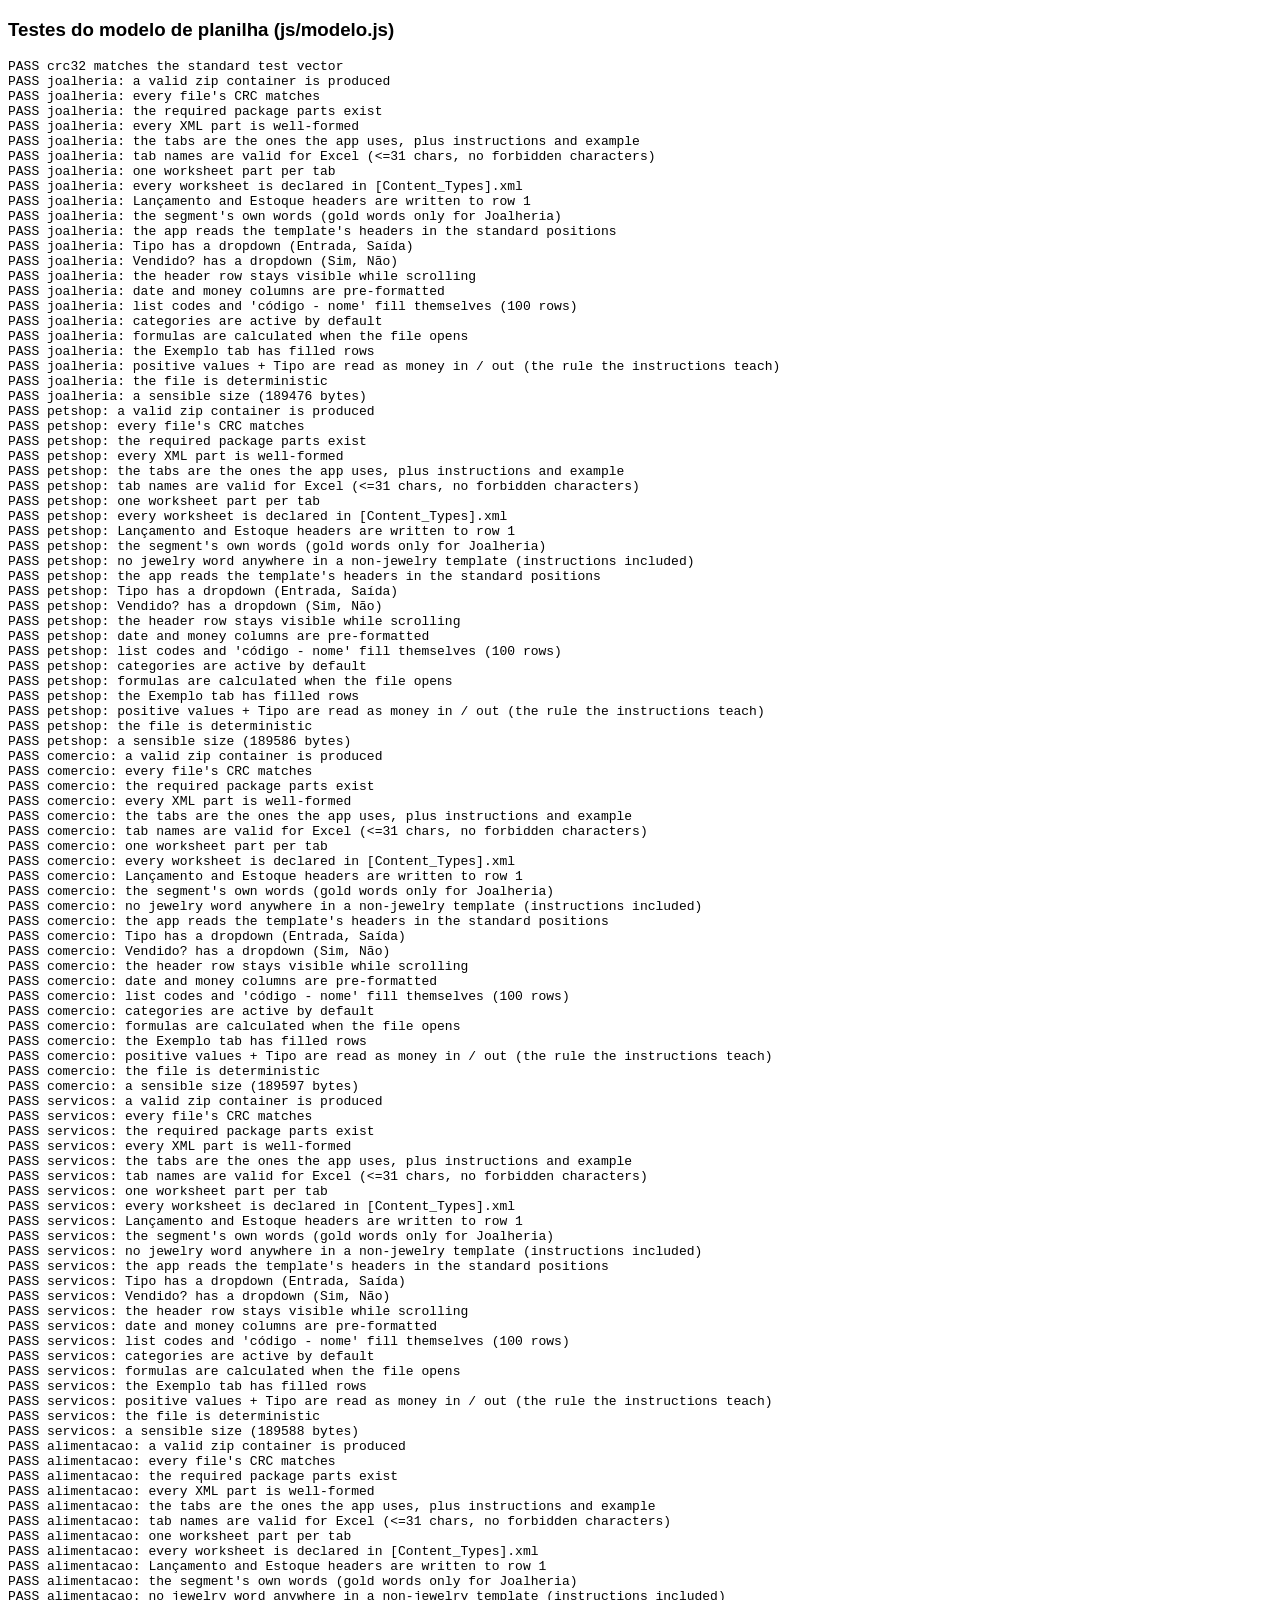
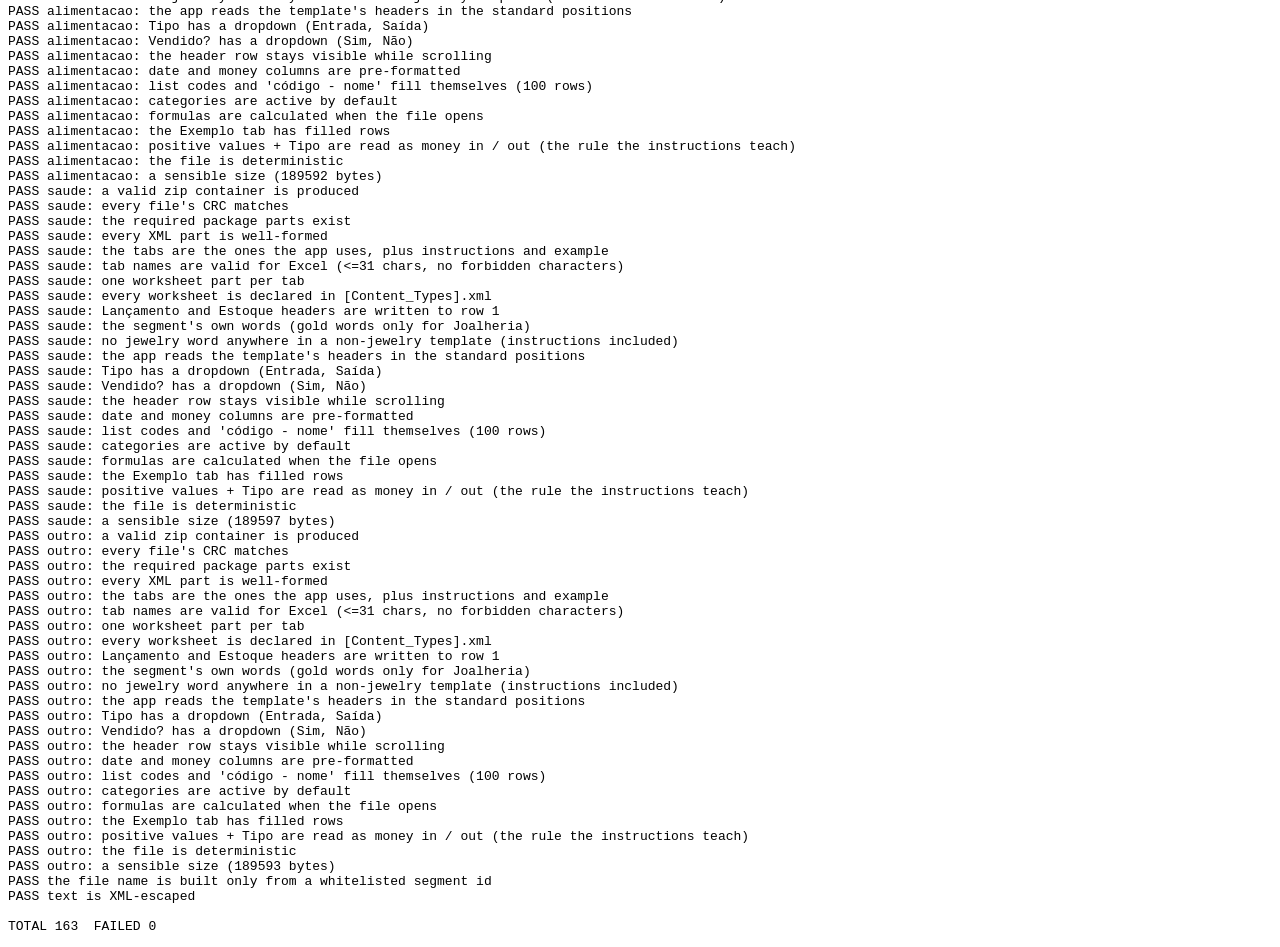
<file: testes/modelo.html>
<!DOCTYPE html>
<html lang="pt-BR"><head><meta charset="utf-8"><title>Testes do modelo de planilha</title></head>
<body>
<h3 style="font-family:sans-serif">Testes do modelo de planilha (js/modelo.js)</h3>
<pre id="out">rodando…</pre>
<div id="arquivos" hidden></div>
<script>window.addEventListener("error",function(e){document.getElementById("out").textContent="ERRO: "+e.message+" ("+String(e.filename).split("/").pop()+":"+e.lineno+")";});</script>
<script src="../js/esquema.js"></script>
<script src="../js/segmentos.js"></script>
<script src="../js/modelo.js"></script>
<script>
const results = [];
const T = (cond, name) => results.push((cond ? "PASS " : "FAIL ") + name);
const same = (a, b) => JSON.stringify(a) === JSON.stringify(b);
const SEGS = Object.keys(SEGMENTOS);
const serial = (a, m, d) => Math.round((Date.UTC(a, m - 1, d) - Date.UTC(1899, 11, 30)) / 86400000);

// ---- read our own zip back: end-of-central-directory -> entries -> CRC check
function lerZip(bytes) {
  const v = new DataView(bytes.buffer, bytes.byteOffset, bytes.byteLength);
  let fim = -1;
  for (let i = bytes.length - 22; i >= 0; i -= 1) if (v.getUint32(i, true) === 0x06054b50) { fim = i; break; }
  if (fim < 0) return null;
  const total = v.getUint16(fim + 10, true);
  let pos = v.getUint32(fim + 16, true);
  const arquivos = {};
  for (let k = 0; k < total; k += 1) {
    if (v.getUint32(pos, true) !== 0x02014b50) return null;
    const crc = v.getUint32(pos + 16, true);
    const tam = v.getUint32(pos + 24, true);
    const nomeLen = v.getUint16(pos + 28, true);
    const extraLen = v.getUint16(pos + 30, true);
    const comLen = v.getUint16(pos + 32, true);
    const desloc = v.getUint32(pos + 42, true);
    const nome = new TextDecoder().decode(bytes.slice(pos + 46, pos + 46 + nomeLen));
    const lhNome = v.getUint16(desloc + 26, true), lhExtra = v.getUint16(desloc + 28, true);
    const ini = desloc + 30 + lhNome + lhExtra;
    const dados = bytes.slice(ini, ini + tam);
    arquivos[nome] = { dados, crcOk: crc32(dados) === crc, texto: new TextDecoder().decode(dados) };
    pos += 46 + nomeLen + extraLen + comLen;
  }
  return arquivos;
}
const xml = (t) => new DOMParser().parseFromString(t, "application/xml");
const bemFormado = (t) => xml(t).getElementsByTagName("parsererror").length === 0;

T(crc32(new TextEncoder().encode("123456789")) === 0xcbf43926, "crc32 matches the standard test vector");

SEGS.forEach((id) => {
  const bytes = gerarModeloXlsx(id);
  const zip = lerZip(bytes);
  T(zip !== null && bytes[0] === 0x50 && bytes[1] === 0x4b, id + ": a valid zip container is produced");
  if (!zip) return;
  const nomes = Object.keys(zip);
  T(nomes.every((n) => zip[n].crcOk), id + ": every file's CRC matches");
  T(["[Content_Types].xml", "_rels/.rels", "xl/workbook.xml", "xl/_rels/workbook.xml.rels", "xl/styles.xml"].every((n) => nomes.indexOf(n) !== -1), id + ": the required package parts exist");
  T(nomes.every((n) => bemFormado(zip[n].texto)), id + ": every XML part is well-formed");
  const wb = xml(zip["xl/workbook.xml"].texto);
  const abas = Array.from(wb.getElementsByTagName("sheet")).map((s) => s.getAttribute("name"));
  T(same(abas, ["Instruções", "Lançamento", "Estoque", "Lojas", "Contas", "Empresas", "Categoria", "Pessoa", "Produto", "Tipo de Produto", "Marcas", "Exemplo"]), id + ": the tabs are the ones the app uses, plus instructions and example");
  T(abas.every((a) => a.length <= 31 && !/[\\/?*\[\]:]/.test(a)), id + ": tab names are valid for Excel (<=31 chars, no forbidden characters)");
  T(nomes.filter((n) => n.indexOf("xl/worksheets/") === 0).length === abas.length, id + ": one worksheet part per tab");
  const ct = zip["[Content_Types].xml"].texto;
  T(abas.every((a, i) => ct.indexOf("/xl/worksheets/sheet" + (i + 1) + ".xml") !== -1), id + ": every worksheet is declared in [Content_Types].xml");

  // headers = what the app's engine expects for THIS segment
  const cab = cabecalhosDoModelo(id);
  const celulas = (n) => Array.from(xml(zip["xl/worksheets/sheet" + n + ".xml"].texto).getElementsByTagName("c"));
  const cabDaAba = (n) => celulas(n).filter((c) => /^[A-Z]+1$/.test(c.getAttribute("r"))).map((c) => c.textContent);
  T(same(cabDaAba(2), cab.lancamento) && same(cabDaAba(3), cab.estoque), id + ": Lançamento and Estoque headers are written to row 1");
  const joia = id === "joalheria";
  T(cab.lancamento[7] === (joia ? "Peso (g)" : "Quantidade") && cab.estoque[5] === (joia ? "Peso em grama" : "Quantidade") && cab.estoque[6] === (joia ? "Pureza (k)" : "Especificação"), id + ": the segment's own words (gold words only for Joalheria)");
  if (!joia) {
    const tudo = nomes.map((n) => zip[n].texto).join(" ");
    T(!/ouro|pureza|peso|prata|relógio|joia|quilate|grama/i.test(tudo.replace(/Pessoa|pesso/gi, "")), id + ": no jewelry word anywhere in a non-jewelry template (instructions included)");
  }
  // the engine recognises the template's headers in their standard positions
  const el = detectarEsquema([cab.lancamento], "lancamentos");
  const ee = detectarEsquema([cab.estoque], "estoque");
  T(el.linhaCabecalho === 1 && same(el.cols, POSICOES_PADRAO.lancamentos) && ee.linhaCabecalho === 1 && same(ee.cols, POSICOES_PADRAO.estoque), id + ": the app reads the template's headers in the standard positions");
  // fill-in helpers
  const s2 = zip["xl/worksheets/sheet2.xml"].texto, s3 = zip["xl/worksheets/sheet3.xml"].texto;
  T(s2.indexOf('sqref="G2:G1000"') !== -1 && s2.indexOf("Entrada,Saída") !== -1, id + ": Tipo has a dropdown (Entrada, Saída)");
  T(s3.indexOf('sqref="O2:O1000"') !== -1 && s3.indexOf("Sim,Não") !== -1, id + ": Vendido? has a dropdown (Sim, Não)");
  T(s2.indexOf('state="frozen"') !== -1 && s3.indexOf('state="frozen"') !== -1, id + ": the header row stays visible while scrolling");
  T(/<col min="1" max="1"[^>]*style="2"/.test(s2) && /<col min="6" max="6"[^>]*style="3"/.test(s2), id + ": date and money columns are pre-formatted");
  const formulas = (n) => Array.from(xml(zip["xl/worksheets/sheet" + n + ".xml"].texto).getElementsByTagName("f")).map((f) => f.textContent);
  const fLojas = formulas(4), fCat = formulas(7);
  T(fLojas[0] === 'IF(B2="","",ROW()-1)' && fLojas[1] === 'IF(B2="","",A2&" - "&B2)' && fLojas.length === 200, id + ": list codes and 'código - nome' fill themselves (100 rows)");
  T(fCat[2] === 'IF(B2="","","Ativo")' && fCat.length === 300 && cabDaAba(7).indexOf("Status") !== -1, id + ": categories are active by default");
  T(zip["xl/workbook.xml"].texto.indexOf('fullCalcOnLoad="1"') !== -1, id + ": formulas are calculated when the file opens");
  // the example rows are read correctly by the same engine that reads real sheets
  const ex = celulas(12);
  const doEx = (ref) => { const c = ex.filter((x) => x.getAttribute("r") === ref)[0]; return c ? c.textContent : null; };
  T(doEx("A1").indexOf("EXEMPLO") === 0 && doEx("F3") !== null, id + ": the Exemplo tab has filled rows");
  const rows = [cab.lancamento, [serial(2026, 9, 1), "Loja Centro", "Caixa", "Minha Empresa", "Vendas", 1500, "Entrada", 3, "Maria", "x"], [serial(2026, 9, 2), "Loja Centro", "Banco", "Minha Empresa", "Aluguel", 2800, "Saída", "", "Imobiliária", "y"]];
  const lido = interpretarLancamentos(rows, detectarEsquema(rows, "lancamentos")).registros;
  T(lido.length === 2 && lido[0].tipo === "Entrada" && lido[1].tipo === "Saída" && lido[1].valor === -2800, id + ": positive values + Tipo are read as money in / out (the rule the instructions teach)");
  // determinism and size
  T(same(Array.from(gerarModeloXlsx(id)), Array.from(bytes)), id + ": the file is deterministic");
  T(bytes.length > 8000 && bytes.length < 400000, id + ": a sensible size (" + bytes.length + " bytes)");
});
T(nomeDoArquivoModelo("petshop") === "modelo-planilha-petshop.xlsx" && nomeDoArquivoModelo("<script>") === "modelo-planilha-" + SEGMENTO_PADRAO + ".xlsx" && nomeDoArquivoModelo("../../x") === "modelo-planilha-" + SEGMENTO_PADRAO + ".xlsx", "the file name is built only from a whitelisted segment id");
T(escaparXml('<a href="x">&\'</a>') === "&lt;a href=&quot;x&quot;&gt;&amp;'&lt;/a&gt;", "text is XML-escaped");

// hand over two files for an independent check with openpyxl (outside the browser)
function paraBase64(bytes) { let s = ""; bytes.forEach((b) => { s += String.fromCharCode(b); }); return btoa(s); }
["joalheria", "petshop"].forEach((id) => {
  const el = document.createElement("pre");
  el.id = "xlsx-" + id;
  el.textContent = paraBase64(gerarModeloXlsx(id));
  document.getElementById("arquivos").appendChild(el);
});
const falhas = results.filter((r) => r.indexOf("FAIL") === 0);
document.getElementById("out").textContent = results.join("\n") + "\n\nTOTAL " + results.length + "  FAILED " + falhas.length;
</script></body></html>
</file>
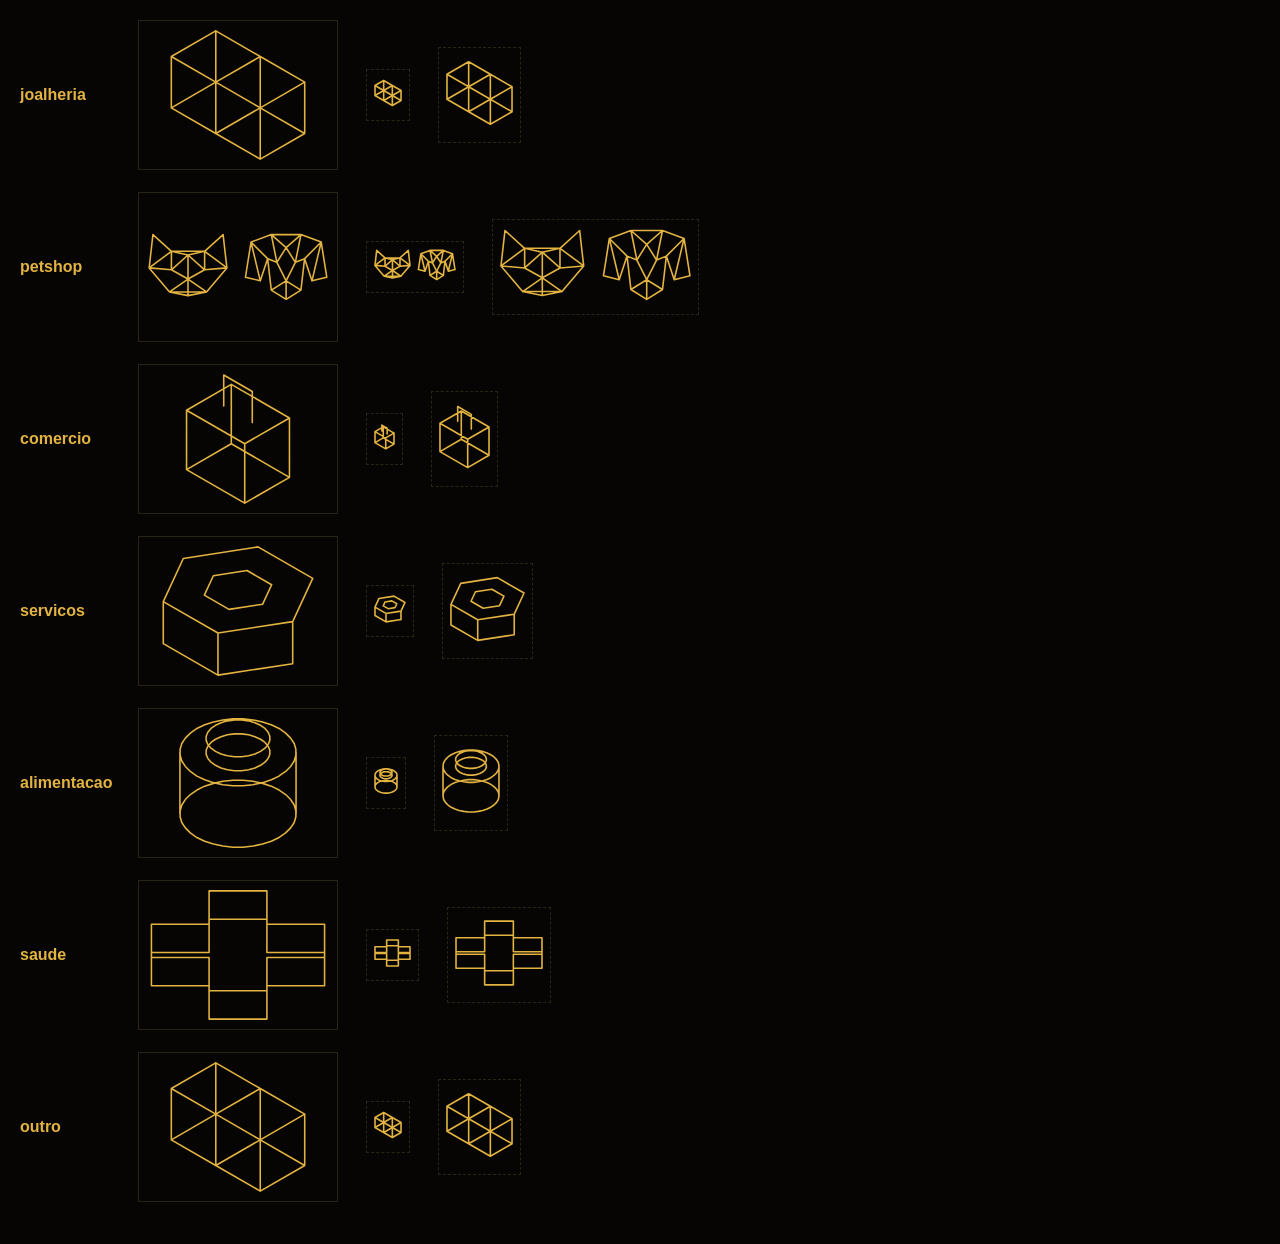
<file: testes/previa-marcas.html>
<!DOCTYPE html><html><head><meta charset="utf-8"><link rel="stylesheet" href="../css/style.css"><style>body{padding:20px;background:#060504;color:#e3b341;font-family:sans-serif} .row{display:flex;gap:28px;flex-wrap:wrap;align-items:center;margin-bottom:22px}.big{width:200px;height:150px;border:1px solid #2a2417;color:#e3b341}.small{border:1px dashed #2a2417;padding:6px;color:#e3b341}.art-accent{color:#e3b341}</style></head><body><div id="o"></div>
<script src="../js/art.js"></script>
<script>
const o=document.getElementById("o");
["joalheria","petshop","comercio","servicos","alimentacao","saude","outro"].forEach(id=>{const r=document.createElement("div");r.className="row";const l=document.createElement("b");l.textContent=id;l.style.width="90px";r.appendChild(l);const b=document.createElement("div");b.className="big";b.appendChild(buildSegmentArt(id));r.appendChild(b);const s=document.createElement("div");s.className="small";s.appendChild(buildSegmentMark(id,26));r.appendChild(s);const s2=document.createElement("div");s2.className="small";s2.appendChild(buildSegmentMark(id,60));r.appendChild(s2);o.appendChild(r);});
</script></body></html>
</file>
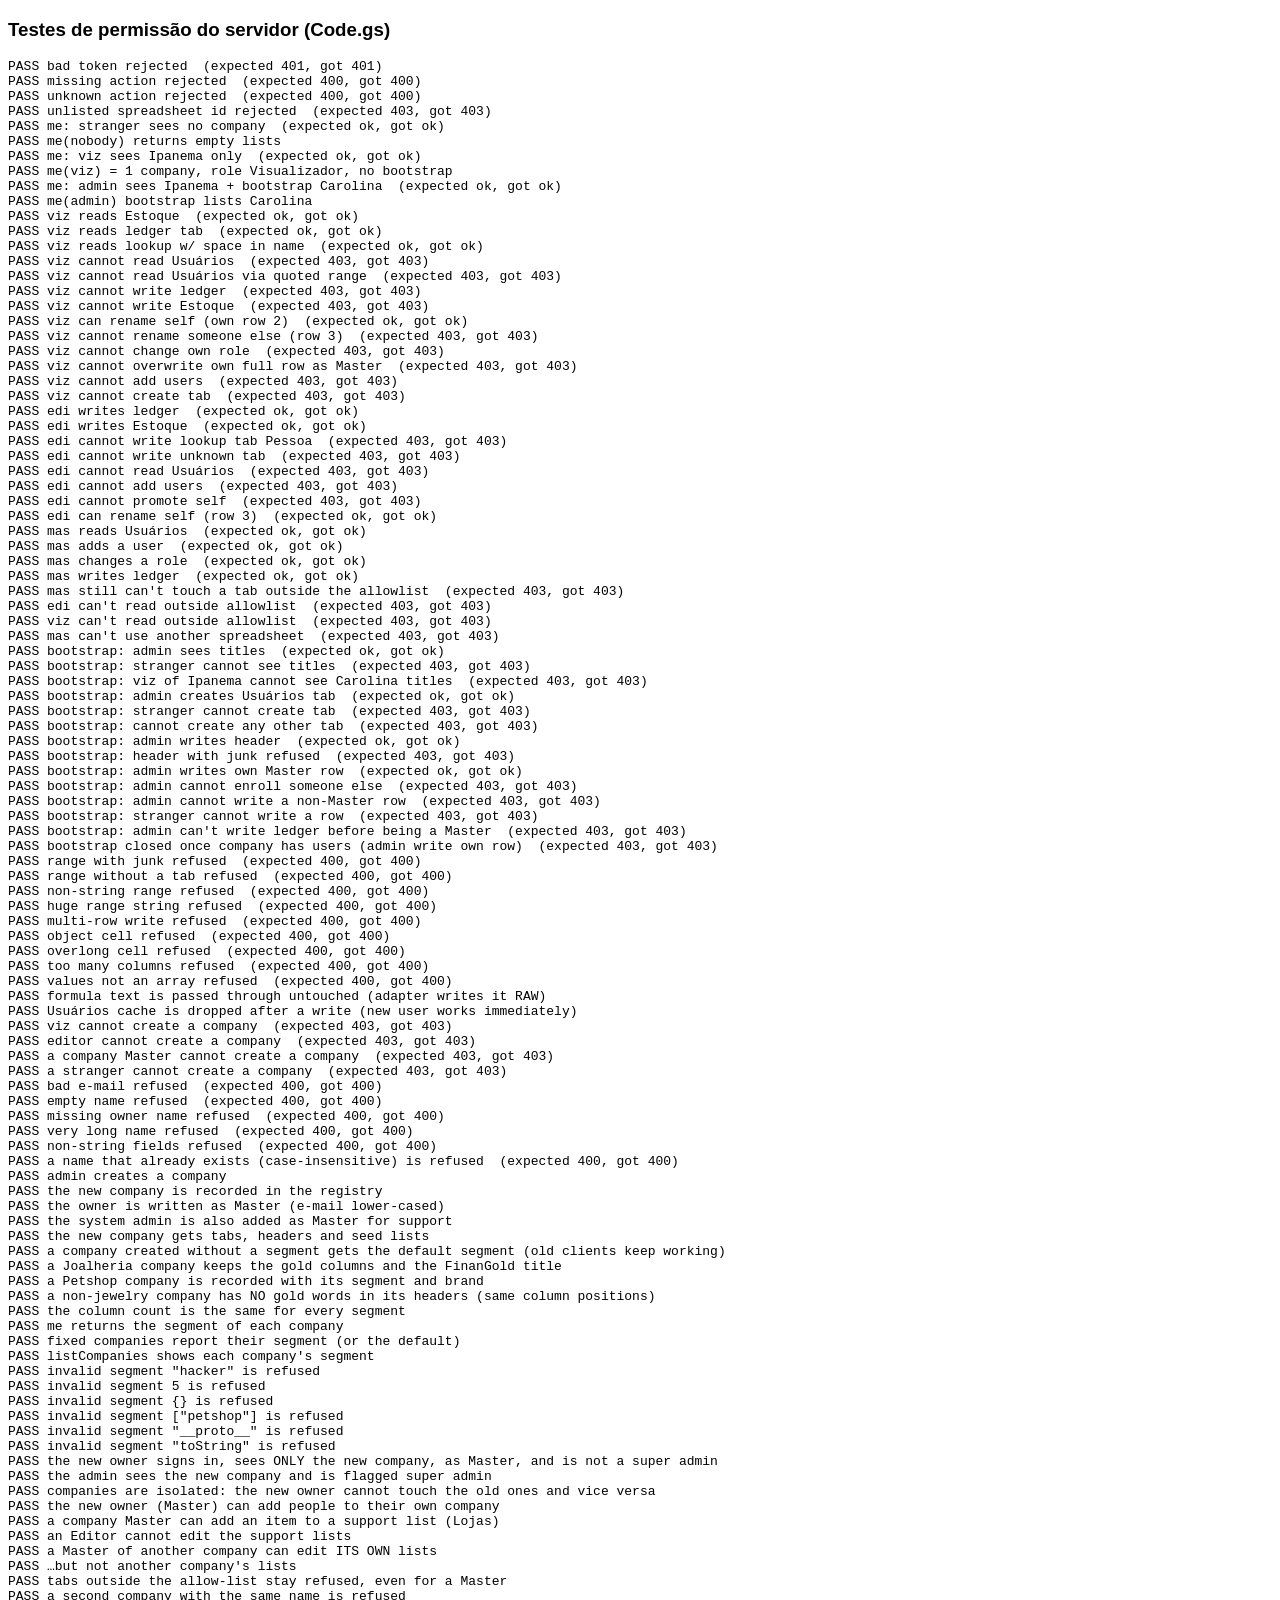
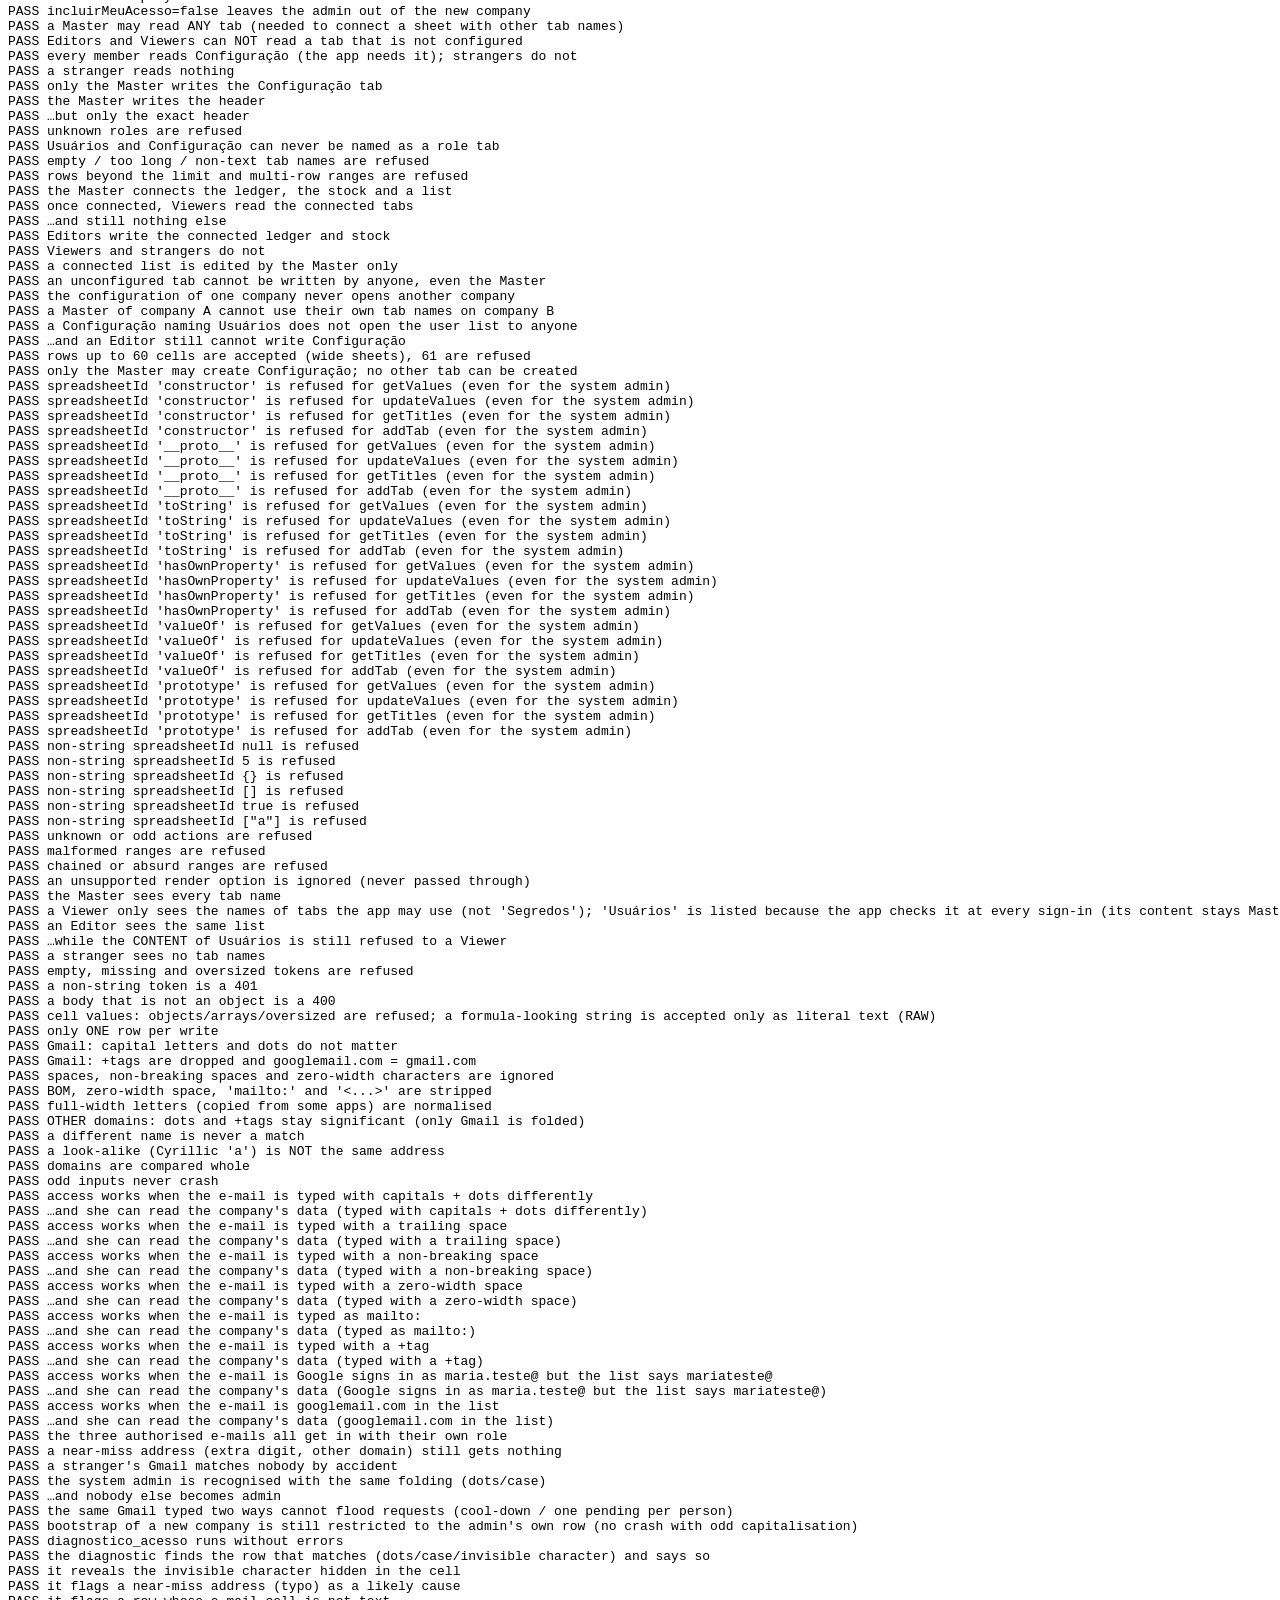
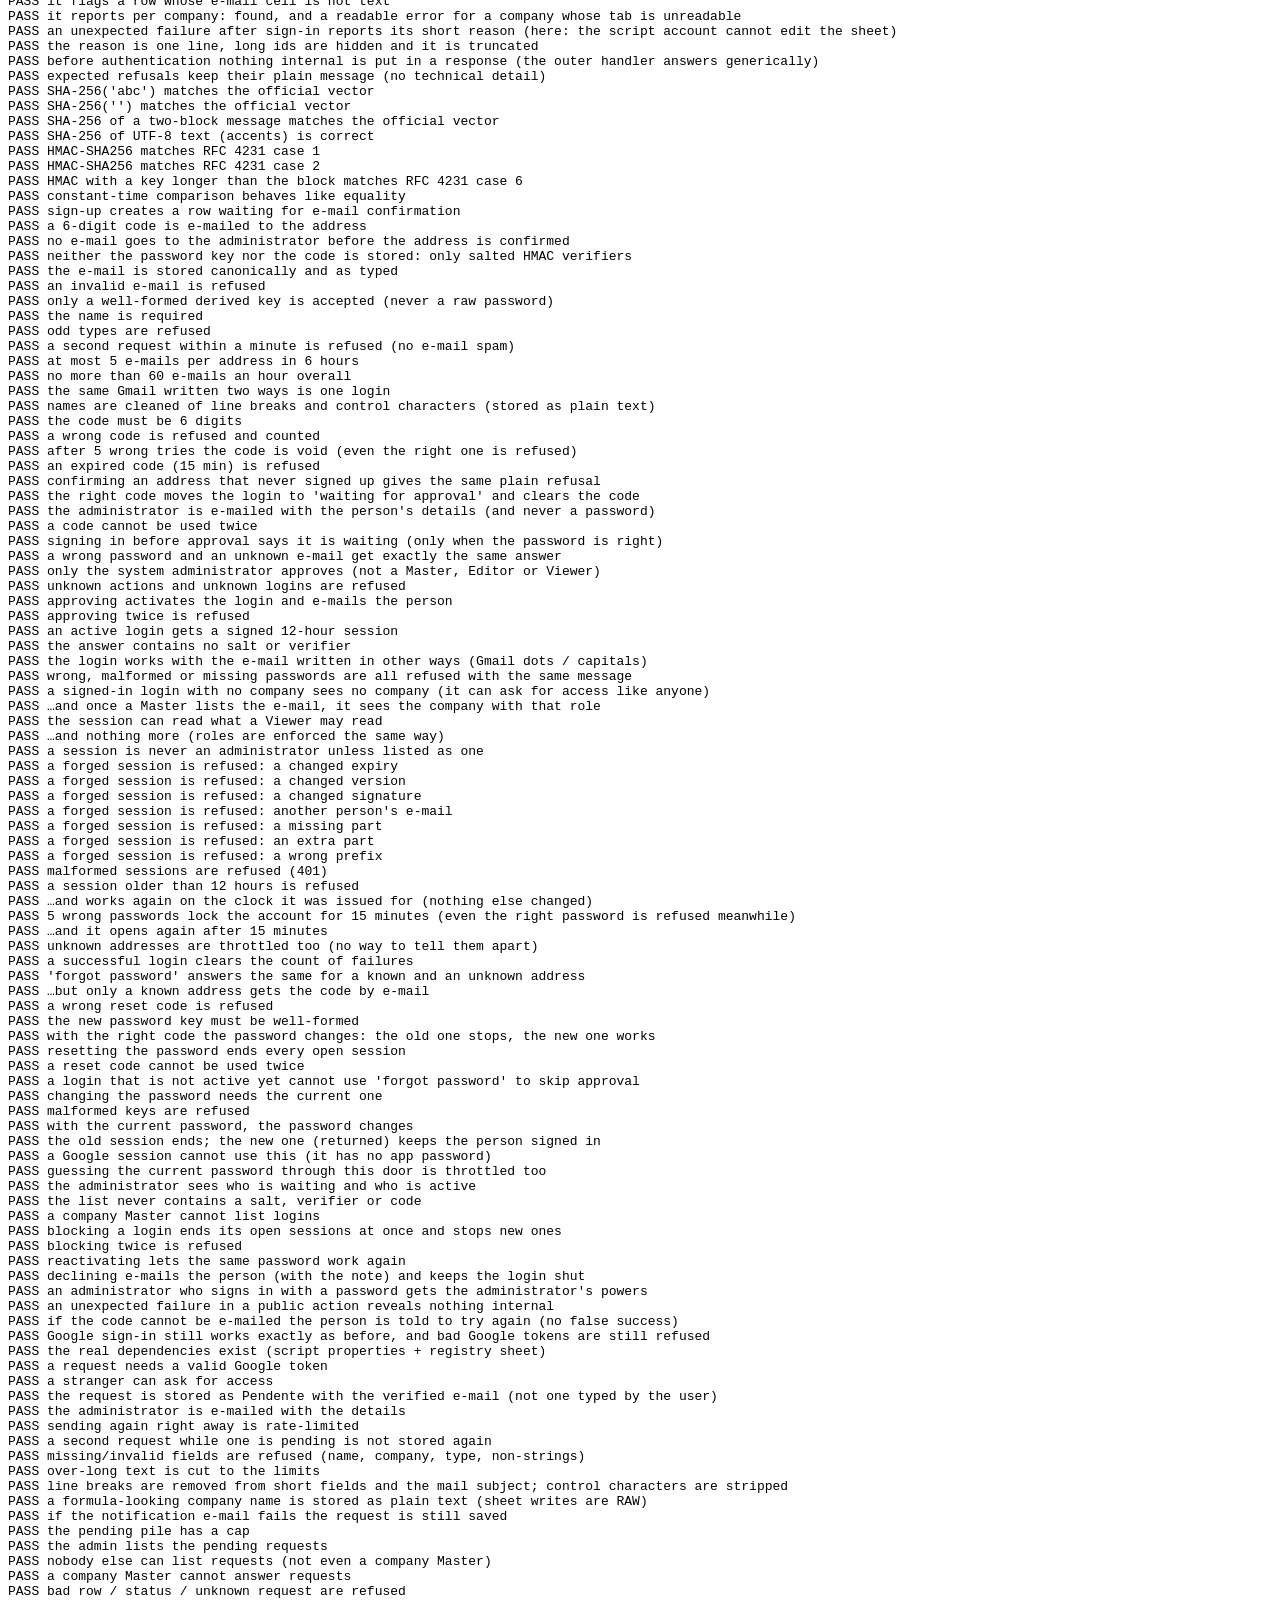
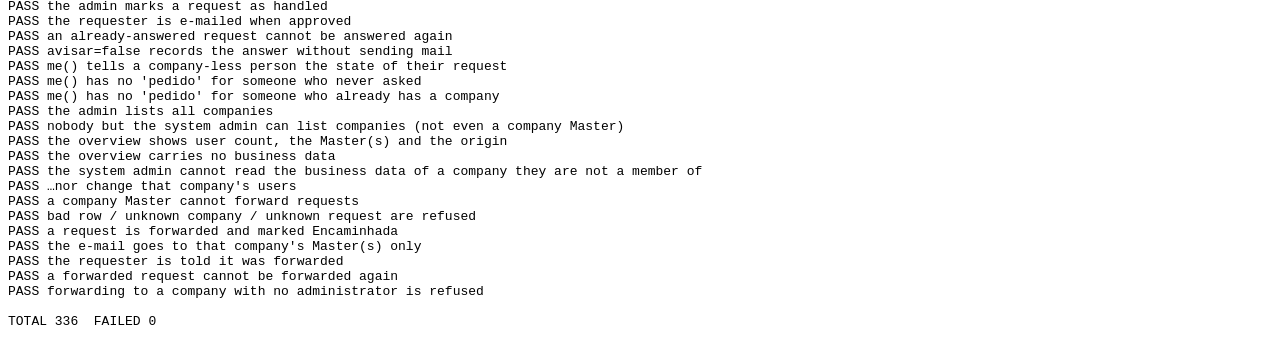
<file: apps-script/testes/permissoes.html>
<!DOCTYPE html><html><head><meta charset="utf-8"></head><body><h3 style="font-family:sans-serif">Testes de permissão do servidor (Code.gs)</h3><pre id="out">rodando…</pre>
<script src="../Code.gs"></script>
<script>
window.onerror=(m,src,l)=>{document.getElementById('out').textContent='ERROR: '+m+' (linha '+l+')';};
const ADMIN_EMAIL = GATEWAY_CONFIG.ADMIN_EMAILS[0].trim().toLowerCase();
const IPA = "1nZsFn7K2PpMq36jmBr6hjqHZU8gqHzjPUEzG0rFmmUQ";
const CAR = "1DdJs0mLYiJuMctNVc-xN1rZgs3OEXOgZI5JJjfeU2AA";
const TOKENS = { admin: ADMIN_EMAIL, viz: "viz@x.com", edi: "edi@x.com", mas: "mas@x.com", nobody: "nobody@x.com" };

function makeDeps(state) {
  const cacheStore = {};
  return {
    config: GATEWAY_CONFIG,
    verifyToken: (t) => { if (!TOKENS[t]) throw new GatewayError_(401, "bad token"); return TOKENS[t]; },
    cache: { get: (k) => cacheStore[k] || null, put: (k, v) => { cacheStore[k] = v; }, remove: (k) => { delete cacheStore[k]; } },
    lock: (fn) => fn(),
    requests: {
      list: () => state.__requests.map((r) => Object.assign({}, r)),
      add: (r) => { state.__requests.push({ linha: state.__requests.length + 2, data: "2026-09-19", email: r.email, nome: r.nome, empresa: r.empresa, tipo: r.tipo, mensagem: r.mensagem, status: "Pendente", nota: "" }); },
      setStatus: (linha, status, nota) => { const r = state.__requests.filter((x) => x.linha === linha)[0]; if (r) { r.status = status; r.nota = nota; } },
    },
    mail: { send: (m) => { if (state.__mailFail) throw new Error("mail down"); state.__mail.push(m); } },
    registry: { list: () => state.__registry.slice(), add: (e) => { state.__registry.push({ spreadsheetId: e.spreadsheetId, empresa: e.empresa, sheetName: "Lançamento", segmento: e.segmento }); } },
    sheets: {
      getTitles: (id) => Object.keys(state[id]),
      getValues: (id, range) => { const tab = range.split("!")[0].replace(/^'|'$/g, ""); if (!state[id] || !state[id][tab]) throw new Error("Unable to parse range: " + range); return state[id][tab].slice(1); },
      updateValues: (id, range, values) => {
        state[id].__log = (state[id].__log || []).concat([[range, values]]);
        const mc = /^Configuração!A(\d+):[BC]\d+$/.exec(range);
        if (mc) { state[id]["Configuração"] = state[id]["Configuração"] || [["Papel", "Aba"]]; state[id]["Configuração"][Number(mc[1]) - 1] = values[0]; }
        const m = /^Usuários!A(\d+):C\d+$/.exec(range);
        if (m) { state[id]["Usuários"] = state[id]["Usuários"] || [["Email", "Nome", "Perfil"]]; state[id]["Usuários"][Number(m[1]) - 1] = values[0]; }
      },
      createCompanySpreadsheet: (title, nome, segmento) => {
        const id = "NEW" + (++state.__created);
        state[id] = {};
        state.__titles = (state.__titles || {}); state.__titles[id] = title;
        companyTemplate_(segmento).forEach((t) => { state[id][t.name] = [t.headers].concat(t.seeds(nome)); });
        return id;
      },
      addTab: (id, title) => { state[id][title] = [["Email","Nome","Perfil"]]; },
    },
  };
}
function freshState() {
  return {
    __created: 0, __registry: [], __requests: [], __mail: [],
    [IPA]: { Lojas: [[]], Contas: [[]], Empresas: [[]], Categoria: [[]], Pessoa: [[]], Produto: [[]], "Tipo de Produto": [[]], Marcas: [[]], "Lançamento": [[]], Estoque: [[]], Usuários: [["Email","Nome","Perfil"], ["viz@x.com","Viz","Visualizador"], ["edi@x.com","Edi","Editor"], ["mas@x.com","Mas","Master"], [ADMIN_EMAIL,"Matheus","Master"]] },
    [CAR]: { "Lançamento": [[]], Estoque: [[]] }, // no Usuários tab yet
  };
}
const results = [];
function run(name, who, body, expect) {
  const state = freshState();
  return runOn(name, who, body, expect, state);
}
function runOn(name, who, body, expect, state) {
  const deps = makeDeps(state);
  let outcome;
  try { const data = handleRequest(Object.assign({ token: who }, body), deps); outcome = "ok"; var payload = data; }
  catch (e) { outcome = e instanceof GatewayError_ ? String(e.status) : "CRASH:" + e.message; }
  const pass = String(expect) === outcome;
  results.push((pass ? "PASS " : "FAIL ") + name + "  (expected " + expect + ", got " + outcome + ")");
  return { outcome, payload, state };
}
const u = (extra) => Object.assign({ spreadsheetId: IPA }, extra);
const row = (r) => [r];

// --- authentication
run("bad token rejected", "zzz", u({ action: "getTitles" }), 401);
run("missing action rejected", "viz", u({}), 400);
run("unknown action rejected", "viz", u({ action: "drop" }), 400);
run("unlisted spreadsheet id rejected", "mas", { action: "getValues", spreadsheetId: "EVIL", range: "Estoque!A2:P" }, 403);

// --- discovery
const meNobody = run("me: stranger sees no company", "nobody", { action: "me" }, "ok");
results.push((meNobody.payload.companies.length === 0 && meNobody.payload.bootstrap.length === 0 ? "PASS" : "FAIL") + " me(nobody) returns empty lists");
const meViz = run("me: viz sees Ipanema only", "viz", { action: "me" }, "ok");
results.push((meViz.payload.companies.length === 1 && meViz.payload.companies[0].perfil === "Visualizador" && meViz.payload.bootstrap.length === 0 ? "PASS" : "FAIL") + " me(viz) = 1 company, role Visualizador, no bootstrap");
const meAdmin = run("me: admin sees Ipanema + bootstrap Carolina", "admin", { action: "me" }, "ok");
results.push((meAdmin.payload.companies.length === 1 && meAdmin.payload.bootstrap.length === 1 && meAdmin.payload.bootstrap[0].empresa === "Carolina Joias" ? "PASS" : "FAIL") + " me(admin) bootstrap lists Carolina");

// --- Visualizador: read-only
run("viz reads Estoque", "viz", u({ action: "getValues", range: "Estoque!A2:P" }), "ok");
run("viz reads ledger tab", "viz", u({ action: "getValues", range: "Lançamento!A2:J" }), "ok");
run("viz reads lookup w/ space in name", "viz", u({ action: "getValues", range: "Tipo de Produto!A2:D" }), "ok");
run("viz cannot read Usuários", "viz", u({ action: "getValues", range: "Usuários!A2:C" }), 403);
run("viz cannot read Usuários via quoted range", "viz", u({ action: "getValues", range: "'Usuários'!A2:C" }), 403);
run("viz cannot write ledger", "viz", u({ action: "updateValues", range: "Lançamento!A5:J5", values: row(["x"]) }), 403);
run("viz cannot write Estoque", "viz", u({ action: "updateValues", range: "Estoque!A5:P5", values: row(["x"]) }), 403);
run("viz can rename self (own row 2)", "viz", u({ action: "updateValues", range: "Usuários!B2:B2", values: row(["Novo"]) }), "ok");
run("viz cannot rename someone else (row 3)", "viz", u({ action: "updateValues", range: "Usuários!B3:B3", values: row(["Hack"]) }), 403);
run("viz cannot change own role", "viz", u({ action: "updateValues", range: "Usuários!C2:C2", values: row(["Master"]) }), 403);
run("viz cannot overwrite own full row as Master", "viz", u({ action: "updateValues", range: "Usuários!A2:C2", values: row(["viz@x.com","Viz","Master"]) }), 403);
run("viz cannot add users", "viz", u({ action: "updateValues", range: "Usuários!A9:C9", values: row(["evil@x.com","Evil","Master"]) }), 403);
run("viz cannot create tab", "viz", u({ action: "addTab", title: "Usuários" }), 403);

// --- Editor
run("edi writes ledger", "edi", u({ action: "updateValues", range: "Lançamento!A5:J5", values: row([1, "a", null, true]) }), "ok");
run("edi writes Estoque", "edi", u({ action: "updateValues", range: "Estoque!A5:P5", values: row(["x"]) }), "ok");
run("edi cannot write lookup tab Pessoa", "edi", u({ action: "updateValues", range: "Pessoa!A2:D2", values: row(["x"]) }), 403);
run("edi cannot write unknown tab", "edi", u({ action: "updateValues", range: "Segredos!A1:A1", values: row(["x"]) }), 403);
run("edi cannot read Usuários", "edi", u({ action: "getValues", range: "Usuários!A2:C" }), 403);
run("edi cannot add users", "edi", u({ action: "updateValues", range: "Usuários!A9:C9", values: row(["evil@x.com","Evil","Editor"]) }), 403);
run("edi cannot promote self", "edi", u({ action: "updateValues", range: "Usuários!C3:C3", values: row(["Master"]) }), 403);
run("edi can rename self (row 3)", "edi", u({ action: "updateValues", range: "Usuários!B3:B3", values: row(["Edi 2"]) }), "ok");

// --- Master
run("mas reads Usuários", "mas", u({ action: "getValues", range: "Usuários!A2:C" }), "ok");
run("mas adds a user", "mas", u({ action: "updateValues", range: "Usuários!A9:C9", values: row(["new@x.com","New","Editor"]) }), "ok");
run("mas changes a role", "mas", u({ action: "updateValues", range: "Usuários!C2:C2", values: row(["Editor"]) }), "ok");
run("mas writes ledger", "mas", u({ action: "updateValues", range: "Lançamento!A5:J5", values: row(["x"]) }), "ok");
run("mas still can't touch a tab outside the allowlist", "mas", u({ action: "updateValues", range: "Segredos!A1:A1", values: row(["x"]) }), 403);
run("edi can't read outside allowlist", "edi", u({ action: "getValues", range: "Segredos!A1:A5" }), 403);
run("viz can't read outside allowlist", "viz", u({ action: "getValues", range: "Segredos!A1:A5" }), 403);
run("mas can't use another spreadsheet", "mas", { action: "getValues", spreadsheetId: CAR, range: "Estoque!A2:P" }, 403);

// --- Bootstrap (Carolina has no Usuários tab)
const boot = (who, body) => run("", who, Object.assign({ spreadsheetId: CAR }, body), "ok");
run("bootstrap: admin sees titles", "admin", { action: "getTitles", spreadsheetId: CAR }, "ok");
run("bootstrap: stranger cannot see titles", "nobody", { action: "getTitles", spreadsheetId: CAR }, 403);
run("bootstrap: viz of Ipanema cannot see Carolina titles", "viz", { action: "getTitles", spreadsheetId: CAR }, 403);
run("bootstrap: admin creates Usuários tab", "admin", { action: "addTab", spreadsheetId: CAR, title: "Usuários" }, "ok");
run("bootstrap: stranger cannot create tab", "nobody", { action: "addTab", spreadsheetId: CAR, title: "Usuários" }, 403);
run("bootstrap: cannot create any other tab", "admin", { action: "addTab", spreadsheetId: CAR, title: "Financeiro" }, 403);
run("bootstrap: admin writes header", "admin", { action: "updateValues", spreadsheetId: CAR, range: "Usuários!A1:C1", values: row(["Email","Nome","Perfil"]) }, "ok");
run("bootstrap: header with junk refused", "admin", { action: "updateValues", spreadsheetId: CAR, range: "Usuários!A1:C1", values: row(["x","y","z"]) }, 403);
run("bootstrap: admin writes own Master row", "admin", { action: "updateValues", spreadsheetId: CAR, range: "Usuários!A2:C2", values: row([ADMIN_EMAIL,"Matheus","Master"]) }, "ok");
run("bootstrap: admin cannot enroll someone else", "admin", { action: "updateValues", spreadsheetId: CAR, range: "Usuários!A2:C2", values: row(["evil@x.com","Evil","Master"]) }, 403);
run("bootstrap: admin cannot write a non-Master row", "admin", { action: "updateValues", spreadsheetId: CAR, range: "Usuários!A2:C2", values: row([ADMIN_EMAIL,"M","Visualizador"]) }, 403);
run("bootstrap: stranger cannot write a row", "nobody", { action: "updateValues", spreadsheetId: CAR, range: "Usuários!A2:C2", values: row(["nobody@x.com","N","Master"]) }, 403);
run("bootstrap: admin can't write ledger before being a Master", "admin", { action: "updateValues", spreadsheetId: CAR, range: "Lançamento!A2:J2", values: row(["x"]) }, 403);

// --- once a company HAS users, bootstrap is closed even for the admin
(function () {
  const state = freshState();
  state[CAR].Usuários = [["Email","Nome","Perfil"], ["other@x.com","Other","Master"]];
  const r = runOn("bootstrap closed once company has users (admin write own row)", "admin", { action: "updateValues", spreadsheetId: CAR, range: "Usuários!A3:C3", values: row([ADMIN_EMAIL,"M","Master"]) }, 403, state);
})();

// --- input validation
run("range with junk refused", "mas", u({ action: "getValues", range: "Estoque!A1:B2;DROP" }), 400);
run("range without a tab refused", "mas", u({ action: "getValues", range: "A1:B2" }), 400);
run("non-string range refused", "mas", u({ action: "getValues", range: { a: 1 } }), 400);
run("huge range string refused", "mas", u({ action: "getValues", range: "Estoque!" + "A".repeat(200) }), 400);
run("multi-row write refused", "edi", u({ action: "updateValues", range: "Estoque!A5:P6", values: [["a"], ["b"]] }), 400);
run("object cell refused", "edi", u({ action: "updateValues", range: "Estoque!A5:P5", values: row([{ f: "=1" }]) }), 400);
run("overlong cell refused", "edi", u({ action: "updateValues", range: "Estoque!A5:P5", values: row(["x".repeat(3000)]) }), 400);
run("too many columns refused", "edi", u({ action: "updateValues", range: "Estoque!A5:P5", values: row(new Array(61).fill("a")) }), 400);
run("values not an array refused", "edi", u({ action: "updateValues", range: "Estoque!A5:P5", values: "abc" }), 400);

// --- writes reach the sheet API exactly as sent (RAW, single row), and Usuários cache is invalidated
(function () {
  const state = freshState();
  const deps = makeDeps(state);
  handleRequest({ token: "mas", action: "updateValues", spreadsheetId: IPA, range: "Lançamento!A5:J5", values: [["=IMPORTXML(\"x\")", 5]] }, deps);
  const logged = state[IPA].__log && state[IPA].__log[0];
  results.push((logged && logged[0] === "Lançamento!A5:J5" && logged[1][0][0] === "=IMPORTXML(\"x\")" ? "PASS" : "FAIL") + " formula text is passed through untouched (adapter writes it RAW)");
  // cache invalidation: add a user, then that user must be recognised on the very next call
  handleRequest({ token: "mas", action: "getValues", spreadsheetId: IPA, range: "Estoque!A2:P" }, deps); // primes the cache
  state[IPA].Usuários.push(["nobody@x.com", "Nobody", "Editor"]);
  handleRequest({ token: "mas", action: "updateValues", spreadsheetId: IPA, range: "Usuários!A10:C10", values: [["nobody@x.com", "Nobody", "Editor"]] }, deps);
  let seen = "no";
  try { handleRequest({ token: "nobody", action: "getValues", spreadsheetId: IPA, range: "Estoque!A2:P" }, deps); seen = "yes"; } catch (e) {}
  results.push((seen === "yes" ? "PASS" : "FAIL") + " Usuários cache is dropped after a write (new user works immediately)");
})();


// --- creating companies from inside the app (only ADMIN_EMAILS)
const cc = (who, body) => run("", who, Object.assign({ action: "createCompany" }, body), "ok");
run("viz cannot create a company", "viz", { action: "createCompany", nome: "Nova", ownerEmail: "n@x.com", ownerNome: "N" }, 403);
run("editor cannot create a company", "edi", { action: "createCompany", nome: "Nova", ownerEmail: "n@x.com", ownerNome: "N" }, 403);
run("a company Master cannot create a company", "mas", { action: "createCompany", nome: "Nova", ownerEmail: "n@x.com", ownerNome: "N" }, 403);
run("a stranger cannot create a company", "nobody", { action: "createCompany", nome: "Nova", ownerEmail: "n@x.com", ownerNome: "N" }, 403);
run("bad e-mail refused", "admin", { action: "createCompany", nome: "Nova", ownerEmail: "not-an-email", ownerNome: "N" }, 400);
run("empty name refused", "admin", { action: "createCompany", nome: "  ", ownerEmail: "n@x.com", ownerNome: "N" }, 400);
run("missing owner name refused", "admin", { action: "createCompany", nome: "Nova", ownerEmail: "n@x.com", ownerNome: "" }, 400);
run("very long name refused", "admin", { action: "createCompany", nome: "x".repeat(200), ownerEmail: "n@x.com", ownerNome: "N" }, 400);
run("non-string fields refused", "admin", { action: "createCompany", nome: { a: 1 }, ownerEmail: ["x"], ownerNome: 5 }, 400);
run("a name that already exists (case-insensitive) is refused", "admin", { action: "createCompany", nome: GATEWAY_CONFIG.SPREADSHEETS[IPA].empresa.toUpperCase(), ownerEmail: "n@x.com", ownerNome: "N" }, 400);

(function () {
  const state = freshState();
  const step = (who, body) => { const d = makeDeps(state); try { return { ok: true, data: handleRequest(Object.assign({ token: who }, body), d) }; } catch (e) { return { ok: false, status: e.status, msg: e.message }; } };
  const made = step("admin", { action: "createCompany", nome: "Empresa Nova", ownerEmail: "Dono@Nova.com", ownerNome: "Dona Nova", incluirMeuAcesso: true });
  results.push((made.ok && made.data.spreadsheetId === "NEW1" ? "PASS" : "FAIL") + " admin creates a company");
  results.push((state.__registry.length === 1 && state.__registry[0].empresa === "Empresa Nova" ? "PASS" : "FAIL") + " the new company is recorded in the registry");
  const usr = state.NEW1["Usuários"];
  results.push((usr[1][0] === "dono@nova.com" && usr[1][2] === "Master" ? "PASS" : "FAIL") + " the owner is written as Master (e-mail lower-cased)");
  results.push((usr[2] && usr[2][0] === ADMIN_EMAIL && usr[2][2] === "Master" ? "PASS" : "FAIL") + " the system admin is also added as Master for support");
  results.push((state.NEW1.Categoria.length > 1 && state.NEW1["Lançamento"][0][0] === "Data" ? "PASS" : "FAIL") + " the new company gets tabs, headers and seed lists");

  // segments
  results.push((state.__registry[0].segmento === SEGMENTO_PADRAO && state.__titles.NEW1 === "Empresa Nova — " + SEGMENTOS[SEGMENTO_PADRAO].marca ? "PASS" : "FAIL") + " a company created without a segment gets the default segment (old clients keep working)");
  const joia = step("admin", { action: "createCompany", nome: "Joias Teste", ownerEmail: "j@x.com", ownerNome: "J", segmento: "joalheria" });
  results.push((joia.ok && state[joia.data.spreadsheetId]["Lançamento"][0][7] === "Peso (g)" && state[joia.data.spreadsheetId].Estoque[0][5] === "Peso em grama" && state[joia.data.spreadsheetId].Estoque[0][6] === "Pureza (k)" && state.__titles[joia.data.spreadsheetId] === "Joias Teste — " + SEGMENTOS.joalheria.marca ? "PASS" : "FAIL") + " a Joalheria company keeps the gold columns and the FinanGold title");
  const pet = step("admin", { action: "createCompany", nome: "Pet Feliz", ownerEmail: "pet@x.com", ownerNome: "Pet", segmento: "petshop" });
  results.push((pet.ok && pet.data.segmento === "petshop" && state.__registry.filter((e) => e.spreadsheetId === pet.data.spreadsheetId)[0].segmento === "petshop" && state.__titles[pet.data.spreadsheetId] === "Pet Feliz — FinanPet" ? "PASS" : "FAIL") + " a Petshop company is recorded with its segment and brand");
  const petSheet = state[pet.data.spreadsheetId];
  results.push((petSheet["Lançamento"][0][7] === "Quantidade" && petSheet.Estoque[0][5] === "Quantidade" && petSheet.Estoque[0][6] === "Especificação" && !JSON.stringify(petSheet).match(/Peso|Pureza|ouro|prata/i) ? "PASS" : "FAIL") + " a non-jewelry company has NO gold words in its headers (same column positions)");
  results.push((petSheet["Lançamento"][0].length === 10 && petSheet.Estoque[0].length === 16 ? "PASS" : "FAIL") + " the column count is the same for every segment");
  TOKENS.pet = "pet@x.com";
  const mePet = step("pet", { action: "me" });
  results.push((mePet.ok && mePet.data.companies[0].segmento === "petshop" ? "PASS" : "FAIL") + " me returns the segment of each company");
  const meAdm2 = step("admin", { action: "me" });
  results.push((meAdm2.data.companies.some((c) => c.spreadsheetId === IPA && c.segmento === (GATEWAY_CONFIG.SPREADSHEETS[IPA].segmento || SEGMENTO_PADRAO)) ? "PASS" : "FAIL") + " fixed companies report their segment (or the default)");
  const list = step("admin", { action: "listCompanies" });
  results.push((list.ok && list.data.empresas.some((e) => e.empresa === "Pet Feliz" && e.segmento === "petshop") ? "PASS" : "FAIL") + " listCompanies shows each company's segment");
  ["hacker", 5, {}, ["petshop"], "__proto__", "toString"].forEach((bad) => {
    const r = step("admin", { action: "createCompany", nome: "Ruim " + String(Math.random()), ownerEmail: "b@x.com", ownerNome: "B", segmento: bad });
    results.push((!r.ok && r.status === 400 ? "PASS" : "FAIL") + " invalid segment " + JSON.stringify(bad) + " is refused");
  });

  TOKENS.dono = "dono@nova.com"; TOKENS.dono2 = "dono2@nova.com";
  const meDono = step("dono", { action: "me" });
  results.push((meDono.ok && meDono.data.companies.length === 1 && meDono.data.companies[0].empresa === "Empresa Nova" && meDono.data.companies[0].perfil === "Master" && meDono.data.superAdmin === false ? "PASS" : "FAIL") + " the new owner signs in, sees ONLY the new company, as Master, and is not a super admin");
  const meAdm = step("admin", { action: "me" });
  results.push((meAdm.data.superAdmin === true && meAdm.data.companies.some((c) => c.empresa === "Empresa Nova") ? "PASS" : "FAIL") + " the admin sees the new company and is flagged super admin");

  // isolation
  const r1 = step("dono", { action: "getValues", spreadsheetId: IPA, range: "Estoque!A2:P" });
  const r2 = step("dono", { action: "updateValues", spreadsheetId: IPA, range: "Estoque!A5:P5", values: [["x"]] });
  const r3 = step("mas", { action: "getValues", spreadsheetId: "NEW1", range: "Estoque!A2:P" });
  results.push((!r1.ok && r1.status === 403 && !r2.ok && r2.status === 403 && !r3.ok && r3.status === 403 ? "PASS" : "FAIL") + " companies are isolated: the new owner cannot touch the old ones and vice versa");

  // the owner runs their own company: users + lists
  const add = step("dono", { action: "updateValues", spreadsheetId: "NEW1", range: "Usuários!A4:C4", values: [["func@nova.com", "Func", "Editor"]] });
  results.push((add.ok ? "PASS" : "FAIL") + " the new owner (Master) can add people to their own company");
  TOKENS.func = "func@nova.com";
  const lookupOwner = step("dono", { action: "updateValues", spreadsheetId: "NEW1", range: "Lojas!A3:C3", values: [[2, "Filial Norte", "2 - Filial Norte"]] });
  results.push((lookupOwner.ok ? "PASS" : "FAIL") + " a company Master can add an item to a support list (Lojas)");
  const lookupEditor = step("func", { action: "updateValues", spreadsheetId: "NEW1", range: "Lojas!A4:C4", values: [[3, "X", "3 - X"]] });
  results.push((!lookupEditor.ok && lookupEditor.status === 403 ? "PASS" : "FAIL") + " an Editor cannot edit the support lists");
  const lookupCross = step("mas", { action: "updateValues", spreadsheetId: IPA, range: "Pessoa!A9:C9", values: [[9, "Z", "9 - Z"]] });
  results.push((lookupCross.ok ? "PASS" : "FAIL") + " a Master of another company can edit ITS OWN lists");
  const lookupCross2 = step("mas", { action: "updateValues", spreadsheetId: "NEW1", range: "Pessoa!A9:C9", values: [[9, "Z", "9 - Z"]] });
  results.push((!lookupCross2.ok && lookupCross2.status === 403 ? "PASS" : "FAIL") + " …but not another company's lists");
  const badTab = step("dono", { action: "updateValues", spreadsheetId: "NEW1", range: "Segredos!A1:A1", values: [["x"]] });
  results.push((!badTab.ok && badTab.status === 403 ? "PASS" : "FAIL") + " tabs outside the allow-list stay refused, even for a Master");
  const dup = step("admin", { action: "createCompany", nome: "empresa nova", ownerEmail: "x@x.com", ownerNome: "X" });
  results.push((!dup.ok && dup.status === 400 ? "PASS" : "FAIL") + " a second company with the same name is refused");
  const noSelf = step("admin", { action: "createCompany", nome: "Terceira", ownerEmail: "t@x.com", ownerNome: "T" });
  results.push((noSelf.ok && state[noSelf.data.spreadsheetId]["Usuários"].length === 2 ? "PASS" : "FAIL") + " incluirMeuAcesso=false leaves the admin out of the new company");
})();



// --- adaptive spreadsheets: the Configuração tab decides which extra tabs the app may use
(function () {
  const state = freshState();
  state[IPA]["Movimentações"] = [["Data", "Valor"], [45000, 10]];
  state[IPA]["Produtos"] = [["Produto"], ["A"]];
  state[IPA]["Filiais"] = [["Nome"], ["Centro"]];
  state[IPA]["Segredos"] = [["senha"], ["123"]];
  const step = (who, body) => { const d = makeDeps(state); try { return { ok: true, data: handleRequest(Object.assign({ token: who }, body), d) }; } catch (e) { return { ok: false, status: e.status, msg: e.message }; } };
  const rd = (who, tab, id) => step(who, { action: "getValues", spreadsheetId: id || IPA, range: "'" + tab + "'!A1:BZ" });
  const wr = (who, range, row, id) => step(who, { action: "updateValues", spreadsheetId: id || IPA, range: range, values: [row] });
  const ok = (r) => r.ok === true;
  const no = (r, code) => r.ok === false && r.status === (code || 403);
  const T = (cond, name) => results.push((cond ? "PASS " : "FAIL ") + name);

  T(ok(rd("mas", "Movimentações")) && ok(rd("mas", "Segredos")), "a Master may read ANY tab (needed to connect a sheet with other tab names)");
  T(no(rd("edi", "Movimentações")) && no(rd("viz", "Movimentações")) && no(rd("edi", "Segredos")), "Editors and Viewers can NOT read a tab that is not configured");
  state[IPA]["Configuração"] = [["Papel", "Aba"]];
  T(ok(rd("viz", "Configuração")) && ok(rd("edi", "Configuração")) && no(rd("nobody", "Configuração")), "every member reads Configuração (the app needs it); strangers do not");
  T(no(rd("nobody", "Movimentações")), "a stranger reads nothing");

  // writing the configuration
  T(no(wr("edi", "Configuração!A1:B1", ["Papel", "Aba"])) && no(wr("viz", "Configuração!A2:B2", ["lancamentos", "Movimentações"])) && no(wr("nobody", "Configuração!A2:B2", ["lancamentos", "Movimentações"])), "only the Master writes the Configuração tab");
  T(ok(wr("mas", "Configuração!A1:B1", ["Papel", "Aba"])), "the Master writes the header");
  T(no(wr("mas", "Configuração!A1:B1", ["Papel", "Outra"])), "…but only the exact header");
  T(no(wr("mas", "Configuração!A2:B2", ["admin", "Segredos"])) && no(wr("mas", "Configuração!A2:B2", ["lista:hack", "Segredos"])), "unknown roles are refused");
  T(no(wr("mas", "Configuração!A2:B2", ["lancamentos", "Usuários"])) && no(wr("mas", "Configuração!A2:B2", ["estoque", "Configuração"])), "Usuários and Configuração can never be named as a role tab");
  T(no(wr("mas", "Configuração!A2:B2", ["lancamentos", "x".repeat(101)])) && no(wr("mas", "Configuração!A2:B2", ["lancamentos", ""])) && no(wr("mas", "Configuração!A2:B2", [5, 6])), "empty / too long / non-text tab names are refused");
  T(no(wr("mas", "Configuração!A300:B300", ["lancamentos", "Movimentações"])) && no(wr("mas", "Configuração!A1:B5", ["lancamentos", "Movimentações"])), "rows beyond the limit and multi-row ranges are refused");
  T(ok(wr("mas", "Configuração!A2:B2", ["lancamentos", "Movimentações"])) && ok(wr("mas", "Configuração!A3:B3", ["estoque", "Produtos"])) && ok(wr("mas", "Configuração!A4:B4", ["lista:lojas", "Filiais"])), "the Master connects the ledger, the stock and a list");

  // effect of the configuration
  T(ok(rd("viz", "Movimentações")) && ok(rd("viz", "Produtos")) && ok(rd("viz", "Filiais")), "once connected, Viewers read the connected tabs");
  T(no(rd("viz", "Segredos")) && no(rd("edi", "Segredos")), "…and still nothing else");
  T(ok(wr("edi", "Movimentações!A3:B3", [45001, 5])) && ok(wr("edi", "Produtos!A3:A3", ["B"])), "Editors write the connected ledger and stock");
  T(no(wr("viz", "Movimentações!A4:B4", [1, 2])) && no(wr("nobody", "Movimentações!A4:B4", [1, 2])), "Viewers and strangers do not");
  T(no(wr("edi", "Filiais!A3:A3", ["Nova"])) && ok(wr("mas", "Filiais!A3:A3", ["Nova"])), "a connected list is edited by the Master only");
  T(no(wr("edi", "Segredos!A3:A3", ["x"])) && no(wr("mas", "Segredos!A3:A3", ["x"])), "an unconfigured tab cannot be written by anyone, even the Master");
  T(no(rd("mas", "Movimentações", CAR)) && no(rd("mas", "Segredos", CAR)), "the configuration of one company never opens another company");
  const outraEmpresa = step("mas", { action: "getValues", spreadsheetId: CAR, range: "Movimentações!A1:B2" });
  T(no(outraEmpresa), "a Master of company A cannot use their own tab names on company B");

  // a hostile Configuração typed straight into the sheet (someone with sheet access) grants nothing sensitive
  const hostil = freshState();
  hostil[IPA]["Configuração"] = [["Papel", "Aba"], ["lancamentos", "Usuários"], ["estoque", "Configuração"], ["lista:lojas", "Usuários"]];
  const stepH = (who, body) => { const d = makeDeps(hostil); try { return { ok: true, data: handleRequest(Object.assign({ token: who }, body), d) }; } catch (e) { return { ok: false, status: e.status, msg: e.message }; } };
  T(no(stepH("viz", { action: "getValues", spreadsheetId: IPA, range: "Usuários!A2:C" })) && no(stepH("edi", { action: "updateValues", spreadsheetId: IPA, range: "Usuários!A9:C9", values: [["x@x.com", "X", "Master"]] })), "a Configuração naming Usuários does not open the user list to anyone");
  T(no(stepH("edi", { action: "updateValues", spreadsheetId: IPA, range: "Configuração!A5:B5", values: [["lancamentos", "Segredos"]] })), "…and an Editor still cannot write Configuração");

  // long rows
  const wide = []; for (let i = 0; i < 60; i += 1) wide.push(i);
  T(ok(wr("edi", "Movimentações!A9:BH9", wide)) && no(wr("edi", "Movimentações!A9:BI9", wide.concat([1])), 400), "rows up to 60 cells are accepted (wide sheets), 61 are refused");
  // tabs
  T(ok(step("mas", { action: "addTab", spreadsheetId: IPA, title: "Configuração" })) && no(step("edi", { action: "addTab", spreadsheetId: IPA, title: "Configuração" })) && no(step("mas", { action: "addTab", spreadsheetId: IPA, title: "Segredos" })), "only the Master may create Configuração; no other tab can be created");
})();


// --- security: object-prototype keys, odd types, tab-name disclosure
(function () {
  const state = freshState();
  state[IPA]["Segredos"] = [["x"]];
  const step = (who, body) => { const d = makeDeps(state); try { return { ok: true, data: handleRequest(Object.assign({ token: who }, body), d) }; } catch (e) { return { ok: false, status: e.status, msg: e.message }; } };
  const T = (cond, name) => results.push((cond ? "PASS " : "FAIL ") + name);
  ["constructor", "__proto__", "toString", "hasOwnProperty", "valueOf", "prototype"].forEach((id) => {
    ["getValues", "updateValues", "getTitles", "addTab"].forEach((action) => {
      const r = step("admin", { action: action, spreadsheetId: id, range: "Usuários!A2:C", values: [["a@b.c", "A", "Master"]], title: "Usuários" });
      T(!r.ok && r.status === 403, "spreadsheetId '" + id + "' is refused for " + action + " (even for the system admin)");
    });
  });
  [null, 5, {}, [], true, ["a"]].forEach((id) => {
    const r = step("mas", { action: "getValues", spreadsheetId: id, range: "Estoque!A1:B2" });
    T(!r.ok && r.status === 403, "non-string spreadsheetId " + JSON.stringify(id) + " is refused");
  });
  T(!step("mas", { action: undefined, spreadsheetId: IPA }).ok && !step("mas", { action: {}, spreadsheetId: IPA }).ok && !step("mas", { action: "__proto__", spreadsheetId: IPA }).ok, "unknown or odd actions are refused");
  T(!step("mas", { action: "getValues", spreadsheetId: IPA, range: { a: 1 } }).ok && !step("mas", { action: "getValues", spreadsheetId: IPA, range: "Estoque!A1:B2'; DROP" }).ok && !step("mas", { action: "getValues", spreadsheetId: IPA, range: "Estoque!A1:B2\n" }).ok, "malformed ranges are refused");
  T(!step("mas", { action: "getValues", spreadsheetId: IPA, range: "'Estoque'!A1:B2!C3" }).ok && !step("mas", { action: "getValues", spreadsheetId: IPA, range: "Estoque!A1:ZZZZ99999999" }).ok, "chained or absurd ranges are refused");
  const g = (o) => step("mas", { action: "getValues", spreadsheetId: IPA, range: "Estoque!A1:B2", valueRenderOption: o });
  T(g("FORMULA").ok && true, "an unsupported render option is ignored (never passed through)");
  // titles: who sees which tab names
  const tMas = step("mas", { action: "getTitles", spreadsheetId: IPA });
  const tViz = step("viz", { action: "getTitles", spreadsheetId: IPA });
  T(tMas.ok && tMas.data.titles.indexOf("Segredos") !== -1, "the Master sees every tab name");
  T(tViz.ok && tViz.data.titles.indexOf("Segredos") === -1 && tViz.data.titles.indexOf("Estoque") !== -1 && tViz.data.titles.indexOf("Usuários") !== -1, "a Viewer only sees the names of tabs the app may use (not 'Segredos'); 'Usuários' is listed because the app checks it at every sign-in (its content stays Master-only)");
  const tEdi = step("edi", { action: "getTitles", spreadsheetId: IPA });
  T(tEdi.ok && tEdi.data.titles.indexOf("Usuários") !== -1 && tEdi.data.titles.indexOf("Segredos") === -1, "an Editor sees the same list");
  T(!step("viz", { action: "getValues", spreadsheetId: IPA, range: "Usuários!A2:C" }).ok, "…while the CONTENT of Usuários is still refused to a Viewer");
  T(!step("nobody", { action: "getTitles", spreadsheetId: IPA }).ok, "a stranger sees no tab names");
  // token and identity
  T(!step("", { action: "me" }).ok && !step(undefined, { action: "me" }).ok && !step("x".repeat(5000), { action: "me" }).ok, "empty, missing and oversized tokens are refused");
  const bogus = (() => { try { return handleRequest({ token: {}, action: "me" }, makeDeps(state)); } catch (e) { return e; } })();
  T(bogus instanceof GatewayError_ && bogus.status === 401, "a non-string token is a 401");
  T((() => { try { handleRequest(null, makeDeps(state)); return false; } catch (e) { return e.status === 400; } })() && (() => { try { handleRequest("x", makeDeps(state)); return false; } catch (e) { return e.status === 400; } })(), "a body that is not an object is a 400");
  // cells: only plain scalars, length-limited
  const bad = (v) => step("edi", { action: "updateValues", spreadsheetId: IPA, range: "Estoque!A9:A9", values: [[v]] });
  T(!bad({ a: 1 }).ok && !bad([1]).ok && !bad(undefined).ok && !bad("x".repeat(2001)).ok && bad("=IMPORTXML(\"http://x\")").ok, "cell values: objects/arrays/oversized are refused; a formula-looking string is accepted only as literal text (RAW)");
  T(!step("edi", { action: "updateValues", spreadsheetId: IPA, range: "Estoque!A9:A9", values: [["a"], ["b"]] }).ok && !step("edi", { action: "updateValues", spreadsheetId: IPA, range: "Estoque!A9:A9", values: "a" }).ok, "only ONE row per write");
})();


// --- e-mails typed in the Usuários tab in different ways still match the same person
(function () {
  const T = (cond, name) => results.push((cond ? "PASS " : "FAIL ") + name);
  // canonical key: what counts as the same address
  const c = canonEmail_;
  T(c("Maria.Teste@GMAIL.com") === "mariateste@gmail.com" && c("mariateste@gmail.com") === "mariateste@gmail.com", "Gmail: capital letters and dots do not matter");
  T(c("maria.teste+ipanema@gmail.com") === "mariateste@gmail.com" && c("m.a.r.i.a@googlemail.com") === "maria@gmail.com", "Gmail: +tags are dropped and googlemail.com = gmail.com");
  T(c("  mariateste@gmail.com \u00a0") === "mariateste@gmail.com" && c("maria\u200bteste@gmail.com") === "mariateste@gmail.com", "spaces, non-breaking spaces and zero-width characters are ignored");
  T(c("\u200bmariateste@gmail.com\ufeff") === "mariateste@gmail.com" && c("mailto:Mariateste@gmail.com") === "mariateste@gmail.com" && c("Maria <mariateste@gmail.com>") === "mariateste@gmail.com", "BOM, zero-width space, 'mailto:' and '<...>' are stripped");
  T(c("ｍａｒｉａｔｅｓｔｅ@gmail.com") === "mariateste@gmail.com", "full-width letters (copied from some apps) are normalised");
  T(c("ana.silva@empresa.com.br") !== c("anasilva@empresa.com.br") && c("ana+x@empresa.com.br") !== c("ana@empresa.com.br"), "OTHER domains: dots and +tags stay significant (only Gmail is folded)");
  T(c("mariateste2@gmail.com") !== c("mariateste@gmail.com") && c("mariatest@gmail.com") !== c("mariateste@gmail.com"), "a different name is never a match");
  T(c("m\u0430riateste@gmail.com") !== c("mariateste@gmail.com"), "a look-alike (Cyrillic 'а') is NOT the same address");
  T(c("mariateste@gmail.com.evil.com") !== c("mariateste@gmail.com") && c("evil.com@gmail.com") !== c("evilcom@evil.com"), "domains are compared whole");
  T(c(null) === "" && c(5) === "" && c({}) === "" && c("") === "" && c("sem-arroba") === "sem-arroba", "odd inputs never crash");

  // end to end through the gateway
  const casos = [
    ["typed with capitals + dots differently", "Maria.Teste@Gmail.com", "mariateste@gmail.com"],
    ["typed with a trailing space", "mariateste@gmail.com ", "mariateste@gmail.com"],
    ["typed with a non-breaking space", "mariateste@gmail.com\u00a0", "mariateste@gmail.com"],
    ["typed with a zero-width space", "maria\u200bteste@gmail.com", "mariateste@gmail.com"],
    ["typed as mailto:", "mailto:mariateste@gmail.com", "mariateste@gmail.com"],
    ["typed with a +tag", "mariateste+ipanema@gmail.com", "mariateste@gmail.com"],
    ["Google signs in as maria.teste@ but the list says mariateste@", "mariateste@gmail.com", "maria.teste@gmail.com"],
    ["googlemail.com in the list", "mariateste@googlemail.com", "mariateste@gmail.com"],
  ];
  casos.forEach(([nome, naLista, doGoogle]) => {
    const state = freshState();
    state[IPA]["Usuários"].push([naLista, "Maria", "Visualizador"]);
    TOKENS.maria = doGoogle;
    const d = makeDeps(state);
    let me; try { me = handleRequest({ token: "maria", action: "me" }, d); } catch (e) { me = { erro: e.message }; }
    const ok = me.companies && me.companies.some((x) => x.spreadsheetId === IPA && x.perfil === "Visualizador");
    T(ok, "access works when the e-mail is " + nome);
    let lido = null; try { lido = handleRequest({ token: "maria", action: "getValues", spreadsheetId: IPA, range: "Estoque!A1:B2" }, d); } catch (e) { lido = null; }
    T(ok && lido !== null, "…and she can read the company's data (" + nome + ")");
  });
  // three authorised people, the third with a slightly different spelling: all three get in, nobody else
  (function () {
    const state = freshState();
    state[IPA]["Usuários"] = [["Email", "Nome", "Perfil"], ["dono@ipanema.com", "Dono", "Master"], ["Editor.Um@gmail.com", "Editor", "Editor"], [" Maria.Teste@gmail.com ", "Maria", "Visualizador"]];
    Object.assign(TOKENS, { dono3: "dono@ipanema.com", edi3: "editorum@gmail.com", sar3: "mariateste@gmail.com", out3: "mariateste2@gmail.com", out4: "dono@ipanema.com.br" });
    const quem = (t) => { try { const m = handleRequest({ token: t, action: "me" }, makeDeps(state)); return m.companies.filter((x) => x.spreadsheetId === IPA).map((x) => x.perfil)[0] || null; } catch (e) { return "ERRO"; } };
    T(quem("dono3") === "Master" && quem("edi3") === "Editor" && quem("sar3") === "Visualizador", "the three authorised e-mails all get in with their own role");
    T(quem("out3") === null && quem("out4") === null, "a near-miss address (extra digit, other domain) still gets nothing");
  })();
  // no privilege escalation through the folding
  (function () {
    const state = freshState();
    Object.assign(TOKENS, { atac: "outro.nome@gmail.com" });
    const m = (() => { try { return handleRequest({ token: "atac", action: "me" }, makeDeps(state)); } catch (e) { return { companies: ["ERRO"] }; } })();
    T(m.companies.length === 0, "a stranger's Gmail matches nobody by accident");
    const admin2 = makeDeps(state);
    admin2.config = Object.assign({}, GATEWAY_CONFIG, { ADMIN_EMAILS: ["Fina.Ponto@gmail.com"] });
    Object.assign(TOKENS, { fp: "finaponto@gmail.com", fp2: "fina.ponto+x@googlemail.com" });
    const sup = (t) => { try { return handleRequest({ token: t, action: "me" }, admin2).superAdmin; } catch (e) { return "ERRO"; } };
    T(sup("fp") === true, "the system admin is recognised with the same folding (dots/case)");
    T(sup("atac") === false, "…and nobody else becomes admin");
  })();
  // requests: the duplicate / cool-down rules use the same key
  (function () {
    const state = freshState();
    Object.assign(TOKENS, { r1: "pessoa.nova@gmail.com", r2: "pessoanova@gmail.com" });
    const deps = makeDeps(state);
    const pedido = (t) => { try { return handleRequest({ token: t, action: "requestAccess", nome: "Pessoa", empresa: "Empresa X", tipo: "nova" }, deps); } catch (e) { return { erro: e.status }; } };
    const a = pedido("r1"); const b = pedido("r2");
    T(a.duplicate === false && (b.erro === 429 || b.duplicate === true), "the same Gmail typed two ways cannot flood requests (cool-down / one pending per person)");
  })();
  // Master-only writes still use the folded comparison for the bootstrap row
  (function () {
    const state = freshState();
    Object.assign(TOKENS, { adm2: ADMIN_EMAIL.replace(/^(.)/, "$1") });
    const row = [ADMIN_EMAIL.toUpperCase(), "Admin", "Master"];
    const r = (() => { try { return handleRequest({ token: "adm2", action: "updateValues", spreadsheetId: CAR, range: "Usuários!A2:C2", values: [row] }, makeDeps(state)); } catch (e) { return { erro: e.status }; } })();
    T(r.erro === undefined || r.erro === 403, "bootstrap of a new company is still restricted to the admin's own row (no crash with odd capitalisation)");
  })();
})();


// --- the editor-only diagnostic function ("why can't this person get in?")
(function () {
  const T = (cond, name) => results.push((cond ? "PASS " : "FAIL ") + name);
  const linhasDoLog = [];
  const consoleOriginal = console.log;
  const IDA = Object.keys(GATEWAY_CONFIG.SPREADSHEETS)[0];
  const tabelas = {};
  tabelas[IDA] = [["Maria.Teste@gmail.com\u200b", "Maria", "Visualizador"], ["  dono@x.com ", "Dono", "Master"], ["mariateste2@gmail.com", "Outra", ""], [42, "Numero", ""]];
  window.CacheService = { getScriptCache: () => ({ get: () => null, put() {}, remove() {} }) };
  window.PropertiesService = { getScriptProperties: () => ({ getProperty: () => null, setProperty() {} }) };
  window.Sheets = { Spreadsheets: { Values: { get: (id) => { if (!tabelas[id]) throw new Error("Unable to parse range"); return { values: tabelas[id] }; } } } };
  console.log = (t) => linhasDoLog.push(String(t));
  let erro = null;
  try { diagnostico_acesso(); } catch (e) { erro = e; }
  console.log = consoleOriginal;
  const log = linhasDoLog.join("\n");
  T(erro === null, "diagnostico_acesso runs without errors");
  T(log.indexOf("mariateste@gmail.com") !== -1 && /É ESTE/.test(log), "the diagnostic finds the row that matches (dots/case/invisible character) and says so");
  T(/U\+200B/.test(log), "it reveals the invisible character hidden in the cell");
  T(/MUITO PARECIDO/.test(log), "it flags a near-miss address (typo) as a likely cause");
  T(/a coluna A não é texto: 42/.test(log), "it flags a row whose e-mail cell is not text");
  T(/RESULTADO: o e-mail ESTÁ liberado/.test(log) && /Não consegui ler a aba Usuários/.test(log), "it reports per company: found, and a readable error for a company whose tab is unreadable");
})();


// --- unexpected failures explain themselves (only to people who proved who they are)
(function () {
  const T = (cond, name) => results.push((cond ? "PASS " : "FAIL ") + name);
  const state = freshState();
  const deps = makeDeps(state);
  deps.sheets.updateValues = () => { throw new Error("API call to sheets.spreadsheets.values.update failed with error: The caller does not have permission"); };
  const r = (() => { try { return handleRequest({ token: "mas", action: "updateValues", spreadsheetId: IPA, range: "Usuários!A9:C9", values: [["n@x.com", "N", "Editor"]] }, deps); } catch (e) { return e; } })();
  T(r instanceof GatewayError_ && r.status === 500 && /Detalhe: .*does not have permission/.test(r.message), "an unexpected failure after sign-in reports its short reason (here: the script account cannot edit the sheet)");
  const longo = (() => { const d = makeDeps(freshState()); d.sheets.updateValues = () => { throw new Error("falhou\nem " + "A".repeat(60) + " " + "x".repeat(400)); }; try { return handleRequest({ token: "mas", action: "updateValues", spreadsheetId: IPA, range: "Usuários!A9:C9", values: [["n@x.com", "N", "Editor"]] }, d); } catch (e) { return e; } })();
  T(longo.message.indexOf("\n") === -1 && longo.message.indexOf("A".repeat(60)) === -1 && longo.message.length < 320, "the reason is one line, long ids are hidden and it is truncated");
  const semLogin = (() => { const d = makeDeps(freshState()); d.verifyToken = () => { throw new Error("UrlFetch exploded with secret internals"); }; try { return handleRequest({ token: "x", action: "me" }, d); } catch (e) { return e; } })();
  T(!(semLogin instanceof GatewayError_) && !/Detalhe/.test(String(semLogin.message)), "before authentication nothing internal is put in a response (the outer handler answers generically)");
  const negado = (() => { try { return handleRequest({ token: "viz", action: "updateValues", spreadsheetId: IPA, range: "Estoque!A9:B9", values: [["x"]] }, makeDeps(freshState())); } catch (e) { return e; } })();
  T(negado instanceof GatewayError_ && negado.status === 403 && !/Detalhe/.test(negado.message), "expected refusals keep their plain message (no technical detail)");
})();


// --- login with e-mail + password: cryptography, sign-up, approval, sessions, lockout, reset
(function () {
  const T = (cond, name) => results.push((cond ? "PASS " : "FAIL ") + name);
  const hex = (s) => hexDeBytes_(sha256Bytes_(utf8Bytes_(s)));
  // official test vectors
  T(hex("abc") === "ba7816bf8f01cfea414140de5dae2223b00361a396177a9cb410ff61f20015ad", "SHA-256('abc') matches the official vector");
  T(hex("") === "e3b0c44298fc1c149afbf4c8996fb92427ae41e4649b934ca495991b7852b855", "SHA-256('') matches the official vector");
  T(hex("abcdbcdecdefdefgefghfghighijhijkijkljklmklmnlmnomnopnopq") === "248d6a61d20638b8e5c026930c3e6039a33ce45964ff2167f6ecedd419db06c1", "SHA-256 of a two-block message matches the official vector");
  T(hex("ação") === "0664077f33cc3ebbaa4bbdacac0eb70e740983080f01dce29929e73b7785a7ad", "SHA-256 of UTF-8 text (accents) is correct");
  T(hexDeBytes_(hmacSha256Bytes_(new Array(20).fill(0x0b), utf8Bytes_("Hi There"))) === "b0344c61d8db38535ca8afceaf0bf12b881dc200c9833da726e9376c2e32cff7", "HMAC-SHA256 matches RFC 4231 case 1");
  T(hmacSha256Hex_("Jefe", "what do ya want for nothing?") === "5bdcc146bf60754e6a042426089575c75a003f089d2739839dec58b964ec3843", "HMAC-SHA256 matches RFC 4231 case 2");
  T(hexDeBytes_(hmacSha256Bytes_(new Array(131).fill(0xaa), utf8Bytes_("Test Using Larger Than Block-Size Key - Hash Key First"))) === "60e431591ee0b67f0d8a26aacbf5b77f8e0bc6213728c5140546040f0ee37f54", "HMAC with a key longer than the block matches RFC 4231 case 6");
  T(iguaisEmTempoConstante_("abc", "abc") && !iguaisEmTempoConstante_("abc", "abd") && !iguaisEmTempoConstante_("abc", "abcd") && !iguaisEmTempoConstante_("", "a"), "constant-time comparison behaves like equality");

  // ---- an in-memory world
  const K = (c) => (c.repeat(43)).slice(0, 43);            // a "derived key" as the browser would send
  const SENHA1 = K("A"), SENHA2 = K("B"), SENHA3 = K("C");
  function mundo() {
    const w = { agora: 1000000000000, linhas: [], correios: [], contador: 0, cacheMap: {} };
    const state = freshState();
    w.state = state;
    w.deps = function () {
      const d = makeDeps(state);
      d.now = () => w.agora;
      d.randomHex = (n) => hmacSha256Hex_("rnd", String(++w.contador)).repeat(2).slice(0, n * 2);
      d.secrets = { get: () => ({ pepper: "p".repeat(64), sessionKey: "s".repeat(64) }) };
      d.mail = { send: (m) => { w.correios.push(m); } };
      d.cache = {
        get: (k) => { const e = w.cacheMap[k]; return e && e.ate > w.agora ? e.v : null; },
        put: (k, v, s) => { w.cacheMap[k] = { v: String(v), ate: w.agora + s * 1000 }; },
        remove: (k) => { delete w.cacheMap[k]; },
      };
      d.logins = {
        list: () => w.linhas.map((l, i) => ({ linha: i + 2, c: l.slice() })),
        add: (c) => { w.linhas.push(c.slice()); },
        update: (linha, c) => { w.linhas[linha - 2] = c.slice(); },
      };
      return d;
    };
    w.chama = (corpo) => { try { return { ok: true, data: handleRequest(corpo, w.deps()) }; } catch (e) { return { ok: false, status: e.status, msg: e.message, cru: e }; } };
    w.ultimoCodigo = (para) => { const m = w.correios.filter((x) => x.to === para).pop(); const r = m && /: (\d{6})\b/.exec(m.body); return r ? r[1] : null; };
    w.cadastrar = (email, chave, extra) => w.chama(Object.assign({ action: "pwRegister", email: email, nome: "Maria Teste", empresa: "Ipanema", mensagem: "Oi", chave: chave || SENHA1 }, extra || {}));
    w.confirmar = (email) => w.chama({ action: "pwConfirmar", email: email, codigo: w.ultimoCodigo(email) });
    w.aprovar = (email) => w.chama({ token: "admin", action: "pwDecidir", email: email, acao: "aprovar" });
    w.entrar = (email, chave) => w.chama({ action: "pwLogin", email: email, chave: chave || SENHA1 });
    w.pronto = (email, chave) => { w.cadastrar(email, chave); w.agora += 61000; w.confirmar(email); w.aprovar(email); return w.entrar(email, chave); };
    return w;
  }
  const EM = "maria.teste@gmail.com";

  // ---- sign-up
  let w = mundo();
  const r1 = w.cadastrar(EM);
  T(r1.ok && r1.data.enviado === true && w.linhas.length === 1 && w.linhas[0][LG.SIT] === SIT.EMAIL, "sign-up creates a row waiting for e-mail confirmation");
  T(/^\d{6}$/.test(w.ultimoCodigo(EM) || ""), "a 6-digit code is e-mailed to the address");
  T(w.correios.every((m) => m.to === EM) && w.correios.length === 1, "no e-mail goes to the administrator before the address is confirmed");
  const dump = JSON.stringify(w.linhas);
  T(dump.indexOf(SENHA1) === -1 && w.linhas[0][LG.VER].length === 64 && w.linhas[0][LG.CODIGO].length === 64 && dump.indexOf(w.ultimoCodigo(EM)) === -1, "neither the password key nor the code is stored: only salted HMAC verifiers");
  T(w.linhas[0][LG.EMAIL] === "mariateste@gmail.com" && w.linhas[0][LG.DIGITADO] === EM, "the e-mail is stored canonically and as typed");
  T(!w.cadastrar("nao-e-email", SENHA1).ok && w.cadastrar("nao-e-email").status === 400, "an invalid e-mail is refused");
  w.agora += 61000;
  T(w.cadastrar("outra@x.com", "curta").status === 400 && w.cadastrar("outra@x.com", SENHA1 + "=").status === 400 && w.cadastrar("outra@x.com", "!".repeat(43)).status === 400 && w.cadastrar("outra@x.com", "a".repeat(44)).status === 400, "only a well-formed derived key is accepted (never a raw password)");
  T(w.cadastrar("outra@x.com", SENHA1, { nome: "  " }).status === 400, "the name is required");
  T(w.chama({ action: "pwRegister", email: "z@x.com", nome: 5, chave: SENHA1 }).status === 400 && w.chama({ action: "pwRegister", email: {}, nome: "N", chave: SENHA1 }).status === 400, "odd types are refused");
  // limits on the e-mails it can trigger
  w = mundo();
  w.cadastrar(EM);
  T(w.cadastrar(EM).status === 429, "a second request within a minute is refused (no e-mail spam)");
  for (let i = 0; i < 6; i += 1) { w.agora += 61000; w.cadastrar(EM); }
  T(w.chama({ action: "pwRegister", email: EM, nome: "N", chave: SENHA1 }).status === 429 && w.correios.length <= 5, "at most 5 e-mails per address in 6 hours");
  w = mundo();
  let bloqueou = 0;
  for (let i = 0; i < 70; i += 1) { const r = w.cadastrar("p" + i + "@x.com"); if (r.status === 429) bloqueou += 1; }
  T(bloqueou >= 8 && w.correios.length <= 60, "no more than 60 e-mails an hour overall");
  // gmail dots are one address
  w = mundo(); w.cadastrar("Maria.Teste@gmail.com"); w.agora += 61000; w.cadastrar("mariateste@gmail.com");
  T(w.linhas.length === 1, "the same Gmail written two ways is one login");
  // formula / control characters
  w = mundo(); w.cadastrar("f@x.com", SENHA1, { nome: "=cmd()\n\u0007x", empresa: "+1\r\n2", mensagem: "@SUM\nlinha2" });
  T(w.linhas[0][LG.NOME].indexOf("\n") === -1 && w.linhas[0][LG.EMPRESA].indexOf("\n") === -1 && w.linhas[0][LG.NOME].indexOf("\u0007") === -1, "names are cleaned of line breaks and control characters (stored as plain text)");

  // ---- e-mail confirmation
  w = mundo(); w.cadastrar(EM);
  T(w.chama({ action: "pwConfirmar", email: EM, codigo: "12" }).status === 400 && w.chama({ action: "pwConfirmar", email: EM, codigo: "abc" }).status === 400, "the code must be 6 digits");
  const errado = w.ultimoCodigo(EM) === "000000" ? "111111" : "000000";
  T(w.chama({ action: "pwConfirmar", email: EM, codigo: errado }).status === 400 && Number(w.linhas[0][LG.CODIGO_TENT]) === 1, "a wrong code is refused and counted");
  for (let i = 0; i < 4; i += 1) w.chama({ action: "pwConfirmar", email: EM, codigo: errado });
  T(w.confirmar(EM).status === 400 && w.linhas[0][LG.SIT] === SIT.EMAIL, "after 5 wrong tries the code is void (even the right one is refused)");
  w = mundo(); w.cadastrar(EM); w.agora += 16 * 60000;
  T(w.confirmar(EM).status === 400, "an expired code (15 min) is refused");
  w = mundo(); w.cadastrar(EM);
  T(w.chama({ action: "pwConfirmar", email: "quem@x.com", codigo: "123456" }).status === 400, "confirming an address that never signed up gives the same plain refusal");
  const c1 = w.confirmar(EM);
  T(c1.ok && c1.data.situacao === SIT.APROVACAO && w.linhas[0][LG.SIT] === SIT.APROVACAO && w.linhas[0][LG.CODIGO] === "", "the right code moves the login to 'waiting for approval' and clears the code");
  const aviso = w.correios.filter((m) => m.to === GATEWAY_CONFIG.ADMIN_EMAILS.join(",")).pop();
  T(aviso && aviso.body.indexOf("Maria Teste") !== -1 && aviso.body.indexOf(EM) !== -1 && aviso.body.indexOf("Painel do sistema") !== -1 && aviso.body.indexOf(SENHA1) === -1, "the administrator is e-mailed with the person's details (and never a password)");
  T(w.confirmar(EM).status === 400, "a code cannot be used twice");

  // ---- signing in before approval
  T(w.entrar(EM).status === 403 && /aguardando a aprovação/.test(w.entrar(EM).msg), "signing in before approval says it is waiting (only when the password is right)");
  const errada = w.entrar(EM, SENHA2), desconhecido = w.entrar("ninguem@x.com", SENHA2);
  T(errada.status === 403 && desconhecido.status === 403 && errada.msg === desconhecido.msg && /incorretos/.test(errada.msg), "a wrong password and an unknown e-mail get exactly the same answer");

  // ---- approval
  T(w.chama({ token: "viz", action: "pwDecidir", email: EM, acao: "aprovar" }).status === 403 && w.chama({ token: "mas", action: "pwDecidir", email: EM, acao: "aprovar" }).status === 403 && w.chama({ token: "nobody", action: "pwDecidir", email: EM, acao: "aprovar" }).status === 403, "only the system administrator approves (not a Master, Editor or Viewer)");
  T(w.chama({ token: "admin", action: "pwDecidir", email: EM, acao: "toString" }).status === 400 && w.chama({ token: "admin", action: "pwDecidir", email: EM, acao: "__proto__" }).status === 400 && w.chama({ token: "admin", action: "pwDecidir", email: "x@x.com", acao: "aprovar" }).status === 400, "unknown actions and unknown logins are refused");
  const ap = w.aprovar(EM);
  T(ap.ok && w.linhas[0][LG.SIT] === SIT.ATIVO && w.correios.pop().to === EM, "approving activates the login and e-mails the person");
  T(w.aprovar(EM).status === 400, "approving twice is refused");

  // ---- signing in
  const en = w.entrar(EM);
  T(en.ok && /^fs1\.[0-9a-f]+\.\d+\.\d+\.[0-9a-f]{64}$/.test(en.data.token) && en.data.email === EM && en.data.nome === "Maria Teste" && en.data.expiraEm === w.agora + 12 * 3600000, "an active login gets a signed 12-hour session");
  T(JSON.stringify(en.data).indexOf(w.linhas[0][LG.SAL]) === -1 && JSON.stringify(en.data).indexOf(w.linhas[0][LG.VER]) === -1, "the answer contains no salt or verifier");
  T(w.entrar("MARIATESTE@gmail.com").ok && w.entrar("maria.teste@GMAIL.com").ok, "the login works with the e-mail written in other ways (Gmail dots / capitals)");
  T(w.entrar(EM, SENHA2).status === 403 && w.entrar(EM, "curta").status === 403 && w.entrar("", SENHA1).status === 403 && w.chama({ action: "pwLogin", email: EM }).status === 403, "wrong, malformed or missing passwords are all refused with the same message");
  // the session works like a Google identity: access is decided by the company's Usuários tab
  const tok = en.data.token;
  const meSem = w.chama({ token: tok, action: "me" });
  T(meSem.ok && meSem.data.companies.length === 0 && meSem.data.superAdmin === false, "a signed-in login with no company sees no company (it can ask for access like anyone)");
  w.state[IPA]["Usuários"].push(["MariaTeste@gmail.com", "Maria", "Visualizador"]);
  w.agora += 21000; // the 20-second cache of the Usuários tab
  const meCom = w.chama({ token: tok, action: "me" });
  T(meCom.ok && meCom.data.companies.length === 1 && meCom.data.companies[0].perfil === "Visualizador", "…and once a Master lists the e-mail, it sees the company with that role");
  T(w.chama({ token: tok, action: "getValues", spreadsheetId: IPA, range: "Estoque!A1:B2" }).ok, "the session can read what a Viewer may read");
  T(w.chama({ token: tok, action: "updateValues", spreadsheetId: IPA, range: "Estoque!A9:B9", values: [["x"]] }).status === 403 && w.chama({ token: tok, action: "getValues", spreadsheetId: IPA, range: "Usuários!A2:C" }).status === 403, "…and nothing more (roles are enforced the same way)");
  T(w.chama({ token: tok, action: "pwListar" }).status === 403 && w.chama({ token: tok, action: "listRequests" }).status === 403, "a session is never an administrator unless listed as one");
  // ---- session integrity
  const partes = tok.split(".");
  const variacoes = {
    "a changed expiry": ["fs1", partes[1], String(Number(partes[2]) + 9999999), partes[3], partes[4]],
    "a changed version": ["fs1", partes[1], partes[2], String(Number(partes[3]) + 1), partes[4]],
    "a changed signature": ["fs1", partes[1], partes[2], partes[3], partes[4].replace(/.$/, partes[4].slice(-1) === "0" ? "1" : "0")],
    "another person's e-mail": ["fs1", hexDeBytes_(utf8Bytes_("admin@x.com")), partes[2], partes[3], partes[4]],
    "a missing part": ["fs1", partes[1], partes[2], partes[3]],
    "an extra part": ["fs1", partes[1], partes[2], partes[3], partes[4], "x"],
    "a wrong prefix": ["fs2", partes[1], partes[2], partes[3], partes[4]],
  };
  Object.keys(variacoes).forEach((nome) => {
    const r = w.chama({ token: variacoes[nome].join("."), action: "me" });
    T(!r.ok && r.status === 401, "a forged session is refused: " + nome);
  });
  T(w.chama({ token: "fs1." + "a".repeat(700), action: "me" }).status === 401 && w.chama({ token: "fs1.", action: "me" }).status === 401 && w.chama({ token: "fs1", action: "me" }).status === 401, "malformed sessions are refused (401)");
  const relogio = w.agora; w.agora += 13 * 3600000;
  T(w.chama({ token: tok, action: "me" }).status === 401, "a session older than 12 hours is refused");
  w.agora = relogio;
  T(w.chama({ token: tok, action: "me" }).ok, "…and works again on the clock it was issued for (nothing else changed)");

  // ---- lockout after wrong passwords
  w = mundo(); w.pronto(EM);
  for (let i = 0; i < 5; i += 1) w.entrar(EM, SENHA2);
  const bloq = w.entrar(EM, SENHA1);
  T(bloq.status === 429 && /15 minutos/.test(bloq.msg), "5 wrong passwords lock the account for 15 minutes (even the right password is refused meanwhile)");
  w.agora += 15 * 60000 + 1000;
  T(w.entrar(EM, SENHA1).ok, "…and it opens again after 15 minutes");
  w = mundo(); w.pronto(EM);
  for (let i = 0; i < 5; i += 1) w.entrar("ninguem@x.com", SENHA2);
  T(w.entrar("ninguem@x.com", SENHA2).status === 429, "unknown addresses are throttled too (no way to tell them apart)");
  w = mundo(); w.pronto(EM);
  for (let i = 0; i < 4; i += 1) w.entrar(EM, SENHA2);
  w.entrar(EM, SENHA1); for (let i = 0; i < 4; i += 1) w.entrar(EM, SENHA2);
  T(w.entrar(EM, SENHA1).ok, "a successful login clears the count of failures");

  // ---- forgot password
  w = mundo(); w.pronto(EM);
  w.agora += 61000; const antes = w.correios.length;
  const e1 = w.chama({ action: "pwEsqueci", email: EM }), e2 = w.chama({ action: "pwEsqueci", email: "quem@x.com" });
  T(e1.ok && e2.ok && JSON.stringify(e1.data) === JSON.stringify(e2.data), "'forgot password' answers the same for a known and an unknown address");
  T(w.correios.length === antes + 1 && w.ultimoCodigo(EM) !== null, "…but only a known address gets the code by e-mail");
  const cod = w.ultimoCodigo(EM);
  T(w.chama({ action: "pwRedefinir", email: EM, codigo: cod === "000000" ? "111111" : "000000", chave: SENHA2 }).status === 400, "a wrong reset code is refused");
  T(w.chama({ action: "pwRedefinir", email: EM, codigo: cod, chave: "curta" }).status === 400, "the new password key must be well-formed");
  const tokAntes = w.entrar(EM).data.token;
  const rd = w.chama({ action: "pwRedefinir", email: EM, codigo: cod, chave: SENHA2 });
  T(rd.ok && w.entrar(EM, SENHA1).status === 403 && w.entrar(EM, SENHA2).ok, "with the right code the password changes: the old one stops, the new one works");
  T(w.chama({ token: tokAntes, action: "me" }).status === 401, "resetting the password ends every open session");
  T(w.chama({ action: "pwRedefinir", email: EM, codigo: cod, chave: SENHA3 }).status === 400, "a reset code cannot be used twice");
  w = mundo(); w.cadastrar(EM); w.agora += 61000;
  w.chama({ action: "pwEsqueci", email: EM });
  T(w.ultimoCodigo(EM) !== null && w.chama({ action: "pwRedefinir", email: EM, codigo: w.ultimoCodigo(EM), chave: SENHA2 }).status === 400, "a login that is not active yet cannot use 'forgot password' to skip approval");

  // ---- changing the password while signed in
  w = mundo(); const sessao = w.pronto(EM).data.token;
  T(w.chama({ token: sessao, action: "pwTrocarSenha", atual: SENHA2, nova: SENHA3 }).status === 403, "changing the password needs the current one");
  T(w.chama({ token: sessao, action: "pwTrocarSenha", atual: "curta", nova: SENHA3 }).status === 400 && w.chama({ token: sessao, action: "pwTrocarSenha", atual: SENHA1, nova: "x" }).status === 400, "malformed keys are refused");
  const tr = w.chama({ token: sessao, action: "pwTrocarSenha", atual: SENHA1, nova: SENHA3 });
  T(tr.ok && /^fs1\./.test(tr.data.token) && w.entrar(EM, SENHA1).status === 403 && w.entrar(EM, SENHA3).ok, "with the current password, the password changes");
  T(w.chama({ token: sessao, action: "me" }).status === 401 && w.chama({ token: tr.data.token, action: "me" }).ok, "the old session ends; the new one (returned) keeps the person signed in");
  T(w.chama({ token: "viz", action: "pwTrocarSenha", atual: SENHA1, nova: SENHA3 }).status === 403, "a Google session cannot use this (it has no app password)");
  w = mundo(); const s2 = w.pronto(EM).data.token;
  for (let i = 0; i < 5; i += 1) w.chama({ token: s2, action: "pwTrocarSenha", atual: SENHA2, nova: SENHA3 });
  T(w.chama({ token: s2, action: "pwTrocarSenha", atual: SENHA1, nova: SENHA3 }).status === 429, "guessing the current password through this door is throttled too");

  // ---- administration
  w = mundo(); w.pronto(EM); w.agora += 61000; w.cadastrar("outro@x.com", SENHA2); w.agora += 61000; w.confirmar("outro@x.com");
  const lista = w.chama({ token: "admin", action: "pwListar" });
  T(lista.ok && lista.data.pendentes.length === 1 && lista.data.ativos.length === 1 && lista.data.pendentes[0].email === "outro@x.com", "the administrator sees who is waiting and who is active");
  const listaTxt = JSON.stringify(lista.data);
  T(listaTxt.indexOf(w.linhas[0][LG.VER]) === -1 && listaTxt.indexOf(w.linhas[0][LG.SAL]) === -1 && !/Sal|Verificador|c\[/.test(listaTxt) && listaTxt.indexOf("codigo") === -1, "the list never contains a salt, verifier or code");
  T(w.chama({ token: "mas", action: "pwListar" }).status === 403, "a company Master cannot list logins");
  const sessaoAtiva = w.entrar(EM).data.token;
  const bl = w.chama({ token: "admin", action: "pwDecidir", email: EM, acao: "bloquear" });
  T(bl.ok && w.entrar(EM).status === 403 && w.chama({ token: sessaoAtiva, action: "me" }).status === 401, "blocking a login ends its open sessions at once and stops new ones");
  T(w.chama({ token: "admin", action: "pwDecidir", email: EM, acao: "bloquear" }).status === 400, "blocking twice is refused");
  T(w.chama({ token: "admin", action: "pwDecidir", email: EM, acao: "reativar" }).ok && w.entrar(EM).ok, "reactivating lets the same password work again");
  const rec = w.chama({ token: "admin", action: "pwDecidir", email: "outro@x.com", acao: "recusar", nota: "Não conhecemos." });
  T(rec.ok && w.correios.pop().body.indexOf("Não conhecemos.") !== -1 && w.entrar("outro@x.com", SENHA2).status === 403, "declining e-mails the person (with the note) and keeps the login shut");
  // the administrator can also be a password login
  w = mundo(); w.pronto(ADMIN_EMAIL, SENHA1);
  T(w.chama({ token: w.entrar(ADMIN_EMAIL).data.token, action: "pwListar" }).ok, "an administrator who signs in with a password gets the administrator's powers");

  // ---- failures never leak internals
  w = mundo();
  const dRuim = w.deps(); dRuim.logins.list = () => { throw new Error("SEGREDO interno da planilha 1AbCdEfGhIjKlMnOpQrStUvWxYz0123456789abcd"); };
  const vaz = (() => { try { handleRequest({ action: "pwLogin", email: EM, chave: SENHA1 }, dRuim); return null; } catch (e) { return e; } })();
  T(vaz instanceof GatewayError_ && vaz.status === 500 && !/SEGREDO|1AbCd|Detalhe/.test(vaz.message), "an unexpected failure in a public action reveals nothing internal");
  const dMail = w.deps(); dMail.mail = { send: () => { throw new Error("mail down"); } };
  const semMail = (() => { try { handleRequest({ action: "pwRegister", email: "q@x.com", nome: "Q", chave: SENHA1 }, dMail); return null; } catch (e) { return e; } })();
  T(semMail && semMail.status === 503 && /e-mail/.test(semMail.message), "if the code cannot be e-mailed the person is told to try again (no false success)");
  // the Google path is untouched
  T(w.chama({ token: "mas", action: "me" }).ok && w.chama({ token: "zzz", action: "me" }).status === 401, "Google sign-in still works exactly as before, and bad Google tokens are still refused");
  // secrets are created once and only in private properties (real dependency shape)
  T(typeof secretsDeps_ === "function" && typeof loginsDeps_ === "function" && PW_PUBLIC_ACTIONS.length === 5, "the real dependencies exist (script properties + registry sheet)");
})();

// --- access requests (anyone signed in with Google may ask; only the admin sees/answers)
(function () {
  const state = freshState();
  const deps = makeDeps(state); // one deps => the cool-down cache persists between calls
  TOKENS.stranger = "novato@gmail.com"; TOKENS.stranger2 = "outro@gmail.com";
  const call = (who, body) => { try { return { ok: true, data: handleRequest(Object.assign({ token: who }, body), deps) }; } catch (e) { return { ok: false, status: e.status, msg: e.message }; } };
  const good = { action: "requestAccess", nome: "Ana Souza", empresa: "Padaria Ana", tipo: "nova", mensagem: "Quero usar." };

  results.push((!call("zzz", good).ok && call("zzz", good).status === 401 ? "PASS" : "FAIL") + " a request needs a valid Google token");
  const r1 = call("stranger", good);
  results.push((r1.ok && r1.data.duplicate === false && state.__requests.length === 1 ? "PASS" : "FAIL") + " a stranger can ask for access");
  results.push((state.__requests[0].status === "Pendente" && state.__requests[0].email === "novato@gmail.com" ? "PASS" : "FAIL") + " the request is stored as Pendente with the verified e-mail (not one typed by the user)");
  const mail = state.__mail[0];
  results.push((mail && mail.to.toLowerCase().split(",").indexOf(ADMIN_EMAIL) !== -1 && /Ana Souza/.test(mail.subject) && /Padaria Ana/.test(mail.body) ? "PASS" : "FAIL") + " the administrator is e-mailed with the details");
  const r2 = call("stranger", good);
  results.push((!r2.ok && r2.status === 429 ? "PASS" : "FAIL") + " sending again right away is rate-limited");
  deps.cache.remove("reqcool_novato@gmail.com");
  const r3 = call("stranger", good);
  results.push((r3.ok && r3.data.duplicate === true && state.__requests.length === 1 ? "PASS" : "FAIL") + " a second request while one is pending is not stored again");

  // validation
  const bad = (patch) => { deps.cache.remove("reqcool_outro@gmail.com"); const r = call("stranger2", Object.assign({}, good, patch)); return !r.ok && r.status === 400; };
  results.push((bad({ nome: "  " }) && bad({ empresa: "" }) && bad({ tipo: "hacker" }) && bad({ nome: { a: 1 } }) ? "PASS" : "FAIL") + " missing/invalid fields are refused (name, company, type, non-strings)");
  deps.cache.remove("reqcool_outro@gmail.com");
  const long = call("stranger2", Object.assign({}, good, { nome: "N".repeat(500), mensagem: "M".repeat(5000) }));
  const stored = state.__requests[state.__requests.length - 1];
  results.push((long.ok && stored.nome.length === 80 && stored.mensagem.length === 500 ? "PASS" : "FAIL") + " over-long text is cut to the limits");

  // injection: control characters / header injection / formulas
  const state2 = freshState(); const deps2 = makeDeps(state2);
  const inj = (() => { try { return handleRequest({ token: "stranger", action: "requestAccess", nome: "Eve\r\nBcc: evil@x.com", empresa: "=IMPORTXML(\"http://evil\")", tipo: "nova", mensagem: "linha1\nlinha2\u0000" }, deps2); } catch (e) { return { err: e.message }; } })();
  const m2 = state2.__mail[0];
  results.push((inj.duplicate === false && !/[\r\n]/.test(m2.subject) && state2.__requests[0].nome.indexOf("\n") === -1 && state2.__requests[0].mensagem.indexOf("\u0000") === -1 && state2.__requests[0].mensagem.indexOf("\n") !== -1 ? "PASS" : "FAIL") + " line breaks are removed from short fields and the mail subject; control characters are stripped");
  results.push((state2.__requests[0].empresa.charAt(0) === "=" ? "PASS" : "FAIL") + " a formula-looking company name is stored as plain text (sheet writes are RAW)");

  // a mail failure must not lose the request
  const state3 = freshState(); state3.__mailFail = true; const deps3 = makeDeps(state3);
  let ok3 = false; try { const r = handleRequest({ token: "stranger", action: "requestAccess", nome: "A", empresa: "B", tipo: "nova" }, deps3); ok3 = r.duplicate === false && state3.__requests.length === 1; } catch (e) {}
  results.push((ok3 ? "PASS" : "FAIL") + " if the notification e-mail fails the request is still saved");

  // pile cap
  const state4 = freshState(); for (let i = 0; i < MAX_PENDING_REQUESTS; i++) state4.__requests.push({ linha: i + 2, email: "x" + i + "@x.com", status: "Pendente", nome: "n", empresa: "e", tipo: "nova", mensagem: "", nota: "", data: "" });
  const deps4 = makeDeps(state4); let cap = null; try { handleRequest({ token: "stranger", action: "requestAccess", nome: "A", empresa: "B", tipo: "nova" }, deps4); } catch (e) { cap = e.status; }
  results.push((cap === 503 ? "PASS" : "FAIL") + " the pending pile has a cap");

  // who may see / answer
  const lst = (who) => call(who, { action: "listRequests" });
  results.push((lst("admin").ok && lst("admin").data.pendentes.length >= 1 ? "PASS" : "FAIL") + " the admin lists the pending requests");
  results.push((!lst("mas").ok && lst("mas").status === 403 && !lst("edi").ok && !lst("viz").ok && !lst("stranger").ok ? "PASS" : "FAIL") + " nobody else can list requests (not even a company Master)");
  const res = (who, b) => call(who, Object.assign({ action: "resolveRequest" }, b));
  results.push((!res("mas", { linha: 2, status: "Atendida" }).ok && res("mas", { linha: 2, status: "Atendida" }).status === 403 ? "PASS" : "FAIL") + " a company Master cannot answer requests");
  results.push((res("admin", { linha: 1, status: "Atendida" }).status === 400 && res("admin", { linha: 2, status: "Aprovada" }).status === 400 && res("admin", { linha: "2; DROP", status: "Atendida" }).status === 400 && res("admin", { linha: 999, status: "Atendida" }).status === 400 ? "PASS" : "FAIL") + " bad row / status / unknown request are refused");
  const before = state.__mail.length;
  const okRes = res("admin", { linha: 2, status: "Atendida", nota: "ok" });
  results.push((okRes.ok && state.__requests[0].status === "Atendida" ? "PASS" : "FAIL") + " the admin marks a request as handled");
  const notice = state.__mail[state.__mail.length - 1];
  results.push((state.__mail.length === before + 1 && notice.to === "novato@gmail.com" && /liberado/.test(notice.subject) ? "PASS" : "FAIL") + " the requester is e-mailed when approved");
  results.push((res("admin", { linha: 2, status: "Recusada" }).status === 400 ? "PASS" : "FAIL") + " an already-answered request cannot be answered again");
  deps.cache.remove("reqcool_outro@gmail.com");
  const declineTarget = state.__requests[state.__requests.length - 1];
  const mailsBefore = state.__mail.length;
  res("admin", { linha: declineTarget.linha, status: "Recusada", avisar: false });
  results.push((state.__mail.length === mailsBefore && declineTarget.status === "Recusada" ? "PASS" : "FAIL") + " avisar=false records the answer without sending mail");

  // me() shows the person their own latest request; only when they have no company
  const meS = call("stranger", { action: "me" });
  results.push((meS.ok && meS.data.companies.length === 0 && meS.data.pedido && meS.data.pedido.status === "Atendida" ? "PASS" : "FAIL") + " me() tells a company-less person the state of their request");
  const meN = call("nobody", { action: "me" });
  results.push((meN.ok && !meN.data.pedido ? "PASS" : "FAIL") + " me() has no 'pedido' for someone who never asked");
  const meV = call("viz", { action: "me" });
  results.push((meV.ok && !("pedido" in meV.data) ? "PASS" : "FAIL") + " me() has no 'pedido' for someone who already has a company");
})();


// --- system console: company overview + forwarding requests to a company's own Master
(function () {
  const state = freshState(); const deps = makeDeps(state);
  const call = (who, body) => { try { return { ok: true, data: handleRequest(Object.assign({ token: who }, body), deps) }; } catch (e) { return { ok: false, status: e.status, msg: e.message }; } };
  const lc = (who) => call(who, { action: "listCompanies" });
  results.push((lc("admin").ok && lc("admin").data.empresas.length >= 2 ? "PASS" : "FAIL") + " the admin lists all companies");
  results.push((!lc("mas").ok && lc("mas").status === 403 && !lc("edi").ok && !lc("viz").ok && !lc("nobody").ok ? "PASS" : "FAIL") + " nobody but the system admin can list companies (not even a company Master)");
  const ipa = lc("admin").data.empresas.filter((c) => c.spreadsheetId === IPA)[0];
  results.push((ipa && ipa.usuarios >= 4 && ipa.masters.some((m) => m.email === "mas@x.com") && ipa.origem === "fixa" ? "PASS" : "FAIL") + " the overview shows user count, the Master(s) and the origin");
  results.push((JSON.stringify(lc("admin").data).indexOf("Estoque") === -1 && !("values" in lc("admin").data) ? "PASS" : "FAIL") + " the overview carries no business data");

  // create a company WITHOUT the admin -> the admin cannot read its data
  call("admin", { action: "createCompany", nome: "Sem Suporte", ownerEmail: "d@x.com", ownerNome: "D" });
  const id = state.__registry[0].spreadsheetId;
  const peek = call("admin", { action: "getValues", spreadsheetId: id, range: "Lançamento!A2:J" });
  results.push((!peek.ok && peek.status === 403 ? "PASS" : "FAIL") + " the system admin cannot read the business data of a company they are not a member of");
  const peek2 = call("admin", { action: "updateValues", spreadsheetId: id, range: "Usuários!A9:C9", values: [["e@x.com", "E", "Master"]] });
  results.push((!peek2.ok && peek2.status === 403 ? "PASS" : "FAIL") + " …nor change that company's users");

  // forwarding
  TOKENS.req = "func@existente.com";
  handleRequest({ token: "req", action: "requestAccess", nome: "Fernanda", empresa: "Ipanema", tipo: "existente", mensagem: "Sou vendedora" }, deps);
  const linha = state.__requests[state.__requests.length - 1].linha;
  const mailsBefore = state.__mail.length;
  const fwd = (who, b) => call(who, Object.assign({ action: "forwardRequest" }, b));
  results.push((!fwd("mas", { linha, spreadsheetId: IPA }).ok && fwd("mas", { linha, spreadsheetId: IPA }).status === 403 ? "PASS" : "FAIL") + " a company Master cannot forward requests");
  results.push((fwd("admin", { linha: 1, spreadsheetId: IPA }).status === 400 && fwd("admin", { linha, spreadsheetId: "NOPE" }).status === 400 && fwd("admin", { linha: 999, spreadsheetId: IPA }).status === 400 ? "PASS" : "FAIL") + " bad row / unknown company / unknown request are refused");
  const ok = fwd("admin", { linha, spreadsheetId: IPA });
  results.push((ok.ok && ok.data.forwarded === true && state.__requests.filter((r) => r.linha === linha)[0].status === "Encaminhada" ? "PASS" : "FAIL") + " a request is forwarded and marked Encaminhada");
  const toMasters = state.__mail[mailsBefore];
  results.push((toMasters && toMasters.to.indexOf("mas@x.com") !== -1 && toMasters.to.indexOf("viz@x.com") === -1 && /Fernanda/.test(toMasters.subject) ? "PASS" : "FAIL") + " the e-mail goes to that company's Master(s) only");
  const toRequester = state.__mail[mailsBefore + 1];
  results.push((toRequester && toRequester.to === "func@existente.com" && /encaminhado/.test(toRequester.subject) ? "PASS" : "FAIL") + " the requester is told it was forwarded");
  results.push((fwd("admin", { linha, spreadsheetId: IPA }).status === 400 ? "PASS" : "FAIL") + " a forwarded request cannot be forwarded again");
  // company without a Master
  state.__created = 0;
  handleRequest({ token: "nobody", action: "requestAccess", nome: "Z", empresa: "Y", tipo: "existente" }, deps);
  const l2 = state.__requests[state.__requests.length - 1].linha;
  const noMaster = fwd("admin", { linha: l2, spreadsheetId: CAR });
  results.push((noMaster.status === 400 ? "PASS" : "FAIL") + " forwarding to a company with no administrator is refused");
})();

const failed = results.filter((r) => r.indexOf("FAIL") === 0);
document.getElementById("out").textContent = results.join("\n") + "\n\nTOTAL " + results.length + "  FAILED " + failed.length;
</script></body></html>
</file>
<file: css/style.css>
:root {
  /* Direction "Ouro" (see the Visual design system note in CLAUDE.md): a
     near-black graphite ground, one gold accent, technical mono labels. Dark
     is still the default and the only look for the auth screens (a deliberate
     brand panel, not a "theme"), but the app itself (#app-shell) can switch to
     a light variant, "Papel" — see the [data-theme="light"] block below. */
  color-scheme: dark;
  --color-bg: #060504;
  --color-surface: #0e0c08;
  --color-surface-2: #15120b;
  --color-text: #f4efe4;
  --color-muted: #9b9078;
  --color-subtle: #8a7f66;
  --color-border: #2a2417;
  --color-gridline: #1c1810;
  --color-baseline: #3a3220;

  --color-accent: #e3b341;
  --color-accent-hover: #f0c55e;
  --color-accent-contrast: #191203;
  --color-accent-wash: rgba(227, 179, 65, 0.1);
  --color-edge: rgba(227, 179, 65, 0.34);
  /* --color-accent itself is a fixed brand color, used as a solid FILL (button
     backgrounds, active pills) with --color-accent-contrast ink on top — that
     pairing is readable regardless of theme, so it never changes below.
     --color-accent-text is the same gold used as a FOREGROUND (text, borders,
     thin strokes) directly on the page/card background: on the dark ground
     #e3b341 reads fine there too, but on the light "Papel" ground it fails
     contrast (~1.9:1) and would repeat the old .btn-logout invisible-button
     bug — so this token gets its own, darker value in the light block below. */
  --color-accent-text: var(--color-accent);

  /* "Success"/positive is the gold accent itself (entradas, favorable trends);
     danger is a warm red, so the two are never confused. */
  --color-success: #e3b341;
  --color-success-wash: rgba(227, 179, 65, 0.12);
  --color-danger: #ff6b5a;
  --color-danger-wash: rgba(255, 107, 90, 0.12);

  --hero-bg: #0e0c08;
  --hero-text: #f4efe4;
  --hero-text-muted: #9b9078;
  --hero-accent: #e3b341;

  --shadow-sm: none;
  --shadow-md: 0 12px 40px rgba(0, 0, 0, 0.55);
  --shadow-accent: 0 6px 24px rgba(227, 179, 65, 0.22);

  --font-display: "Space Grotesk", system-ui, sans-serif;
  --font-body: "Space Grotesk", system-ui, -apple-system, "Segoe UI", sans-serif;
  --font-mono: "JetBrains Mono", ui-monospace, monospace;

  /* Chart series: validated with the dataviz skill's validate_palette.py for a
     dark surface (#0e0c08) — lightness band, chroma floor, CVD separation and
     contrast all pass. A slightly deeper gold than the UI accent is what fits
     the band. Entradas = series-1 (gold), saídas = series-2 (blue). */
  --series-1: #b5890b;
  --series-2: #0694fb;
  --series-3: #0ba985;
  --series-4: #e7620b;
  --series-5: #a767fe;
  --series-6: #f63398;

  --diverging-pos: #b5890b;
  --diverging-neg: #ff6b5a;

  --good-text: #6fe0a0;
}

/* Light theme, direction "Papel" (approved by the user 2026-09-26 from two
   prototyped directions — see the design canvas linked from that session).
   Applies document-wide (so it also reaches things mounted outside #app-shell,
   like the command palette) EXCEPT the auth-only screens, which are re-pinned
   to the dark palette right below: their near-black brand panel is a fixed
   identity choice, not a "theme," and was never part of what was prototyped.
   The brand gold (--color-accent, its hover/contrast/wash) is deliberately
   NOT overridden here — same gold in both themes, only its foreground/text
   role (--color-accent-text) gets a darker, readable value. Chart series were
   re-validated for this surface with the dataviz skill's validate_palette.py
   ("#9c7a0a,#0668c4,#067a5c,#b84e09,#7a3fd1,#c22572" --mode light --surface
   "#fffdf8" → all 6 checks PASS); re-run that check before changing any of
   the six below. */
:root[data-theme="light"] {
  color-scheme: light;
  --color-bg: #f7f2e3;
  --color-surface: #fffdf8;
  --color-surface-2: #f0e9d6;
  --color-text: #221a0c;
  --color-muted: #6d6248;
  --color-subtle: #8c8067;
  --color-border: #e1d4b0;
  --color-gridline: #ece2c9;
  --color-baseline: #d5c495;

  --color-accent-text: #8a6410;
  --color-accent-wash: rgba(154, 118, 20, 0.16);
  --color-edge: rgba(138, 100, 16, 0.35);

  --color-success: #8a6410;
  --color-success-wash: rgba(138, 100, 16, 0.12);
  --color-danger: #c1402f;
  --color-danger-wash: rgba(193, 64, 47, 0.1);

  --shadow-sm: 0 1px 2px rgba(34, 26, 12, 0.06);
  --shadow-md: 0 10px 28px rgba(34, 26, 12, 0.08);
  --shadow-accent: 0 6px 20px rgba(154, 120, 10, 0.22);

  --series-1: #9c7a0a;
  --series-2: #0668c4;
  --series-3: #067a5c;
  --series-4: #b84e09;
  --series-5: #7a3fd1;
  --series-6: #c22572;

  --diverging-pos: #9c7a0a;
  --diverging-neg: #c1402f;

  --good-text: #1f7a49;
}

/* The auth-only screens (the split brand panel + the Painel do sistema's
   access-request flow) stay dark regardless of [data-theme] — re-declaring
   every token light mode touches, at higher specificity, pins them back.
   #app-shell and #sistema-screen are NOT listed here: both follow the toggle. */
:root[data-theme="light"] #login-screen,
:root[data-theme="light"] #company-picker-screen,
:root[data-theme="light"] #cadastro-screen,
:root[data-theme="light"] #acesso-negado-screen,
:root[data-theme="light"] #solicitar-acesso-screen {
  color-scheme: dark;
  --color-bg: #060504;
  --color-surface: #0e0c08;
  --color-surface-2: #15120b;
  --color-text: #f4efe4;
  --color-muted: #9b9078;
  --color-subtle: #8a7f66;
  --color-border: #2a2417;
  --color-gridline: #1c1810;
  --color-baseline: #3a3220;

  --color-accent-text: #e3b341;
  --color-accent-wash: rgba(227, 179, 65, 0.1);
  --color-edge: rgba(227, 179, 65, 0.34);

  --color-success: #e3b341;
  --color-success-wash: rgba(227, 179, 65, 0.12);
  --color-danger: #ff6b5a;
  --color-danger-wash: rgba(255, 107, 90, 0.12);

  --shadow-sm: none;
  --shadow-md: 0 12px 40px rgba(0, 0, 0, 0.55);
  --shadow-accent: 0 6px 24px rgba(227, 179, 65, 0.22);

  --series-1: #b5890b;
  --series-2: #0694fb;
  --series-3: #0ba985;
  --series-4: #e7620b;
  --series-5: #a767fe;
  --series-6: #f63398;

  --diverging-pos: #b5890b;
  --diverging-neg: #ff6b5a;

  --good-text: #6fe0a0;
}

* {
  box-sizing: border-box;
}

[hidden] {
  display: none !important;
}

/* One consistent focus ring across every text input/select in the app,
   rather than repeating it per component rule. */
input:focus,
select:focus,
textarea:focus {
  outline: none;
  border-color: var(--color-accent-text);
  box-shadow: 0 0 0 3px var(--color-accent-wash);
}

button,
input,
select,
textarea {
  font-family: inherit;
}

input, select {
  transition: border-color 0.12s ease, box-shadow 0.12s ease;
}

body {
  margin: 0;
  font-family: var(--font-body);
  background: var(--color-bg);
  color: var(--color-text);
}

.user-status {
  font-size: 0.8rem;
  color: var(--color-muted);
}

/* Auth screens: split brand panel + form panel, shared by login,
   company-picker, cadastro and acesso-negado. */

.boot-screen {
  display: none;
  min-height: 100vh;
  flex-direction: column;
  align-items: center;
  justify-content: center;
  gap: 1rem;
  background: var(--color-bg);
}

.boot-status {
  margin: 0;
  font-family: var(--font-mono);
  font-size: 0.72rem;
  letter-spacing: 0.08em;
  text-transform: uppercase;
  color: var(--color-muted);
}

/* A reload with a valid session: show the quiet loading screen, never the login. */
html.retomando .boot-screen {
  display: flex;
}

html.retomando #login-screen {
  display: none;
}

.login-screen {
  min-height: 100vh;
  display: flex;
  background: var(--color-bg);
}

.auth-brand {
  width: 57%;
  min-width: 320px;
  max-width: 820px;
  flex-shrink: 0;
  position: relative;
  overflow: hidden;
  background: var(--color-bg);
  border-right: 1px solid var(--color-border);
  display: flex;
  flex-direction: column;
  padding: 3rem 3.5rem;
  box-sizing: border-box;
}

.auth-brand-full {
  justify-content: space-between;
}

.auth-dotgrid {
  position: absolute;
  inset: 0;
  background-image: radial-gradient(rgba(227, 179, 65, 0.22) 1px, transparent 1px);
  background-size: 28px 28px;
  pointer-events: none;
}

.auth-linechart {
  display: none;
}

.auth-art {
  position: absolute;
  left: 0;
  top: 0;
  width: 100%;
  height: 64%;
  pointer-events: none;
}

.art-halftone {
  color: var(--color-accent);
}

.art-wire {
  color: var(--color-text);
}

.art-accent {
  color: var(--color-accent);
}

.auth-tag {
  font-family: var(--font-mono);
  font-size: 0.75rem;
  letter-spacing: 0.09em;
  text-transform: uppercase;
  color: var(--color-accent);
  margin-bottom: 1.1rem;
}

.auth-brand-mark {
  position: relative;
  display: flex;
  align-items: center;
  gap: 0.6rem;
}

.auth-logo {
  display: flex;
  align-items: center;
  flex-shrink: 0;
}

.auth-wordmark {
  font-family: var(--font-display);
  font-weight: 700;
  font-size: 22px;
  color: var(--color-text);
  letter-spacing: -0.01em;
}

.auth-brand-copy {
  position: relative;
  margin-top: auto;
  padding-top: 2rem;
}

.auth-headline {
  font-family: var(--font-display);
  font-weight: 700;
  font-size: 3.2rem;
  line-height: 1.06;
  letter-spacing: -0.025em;
  color: var(--color-text);
  max-width: 620px;
}

.auth-subhead {
  margin-top: 1.25rem;
  font-size: 1rem;
  line-height: 1.6;
  color: var(--color-muted);
  max-width: 520px;
}

.auth-brand-foot {
  position: relative;
  font-family: var(--font-mono);
  font-size: 0.72rem;
  color: var(--color-subtle);
  margin-top: 2rem;
}

.auth-panel {
  flex: 1;
  display: flex;
  align-items: center;
  justify-content: center;
  padding: 2.5rem;
  box-sizing: border-box;
}

.auth-panel-inner {
  width: 100%;
  max-width: 360px;
}

.auth-eyebrow {
  font-family: var(--font-mono);
  font-size: 0.72rem;
  font-weight: 500;
  color: var(--color-muted);
  letter-spacing: 0.09em;
  text-transform: uppercase;
  margin-bottom: 0.9rem;
}

.auth-panel-inner h1 {
  font-family: var(--font-display);
  font-weight: 700;
  font-size: 2.1rem;
  letter-spacing: -0.01em;
  color: var(--color-text);
  margin: 0 0 0.5rem;
}

.auth-lede {
  font-size: 0.9rem;
  color: var(--color-muted);
  line-height: 1.6;
  margin: 0 0 2rem;
}

.auth-fineprint {
  margin-top: 1.1rem;
  font-size: 0.78rem;
  color: var(--color-subtle);
  text-align: center;
  line-height: 1.6;
}

#btn-login {
  width: 100%;
  display: flex;
  align-items: center;
  justify-content: center;
  gap: 0.6rem;
  background: var(--color-accent);
  color: var(--color-accent-contrast);
  border: none;
  border-radius: 10px;
  padding: 0.85rem 1.25rem;
  font-family: var(--font-body);
  font-size: 0.92rem;
  font-weight: 600;
  cursor: pointer;
  box-shadow: var(--shadow-accent);
  transition: background-color 0.12s ease, box-shadow 0.12s ease, transform 0.1s ease;
}

#btn-login:hover {
  background: var(--color-accent-hover);
  box-shadow: var(--shadow-accent);
  transform: translateY(-1px);
}

#btn-login:active {
  transform: translateY(0);
}

#btn-login svg path {
  fill: var(--color-accent-contrast);
}

#btn-login:disabled {
  opacity: 0.6;
  cursor: default;
  transform: none;
  box-shadow: none;
}

.company-picker-list {
  display: flex;
  flex-direction: column;
  gap: 0.5rem;
  margin-bottom: 1.25rem;
}

.company-picker-btn {
  width: 100%;
  text-align: left;
  padding: 0.75rem 1rem;
  border: 1px solid var(--color-border);
  border-radius: 10px;
  background: var(--color-surface);
  color: var(--color-text);
  font-size: 0.95rem;
  cursor: pointer;
  transition: border-color 0.12s ease, box-shadow 0.12s ease;
}

.company-picker-btn:hover {
  border-color: var(--color-accent);
  box-shadow: var(--shadow-sm);
}

.company-picker-btn {
  display: flex;
  flex-direction: column;
  gap: 0.2rem;
}

.conectar-abas {
  display: inline-flex;
  gap: 0.25rem;
  margin: 0.25rem 0 1rem;
  padding: 0.25rem;
  border: 1px solid var(--color-border);
  border-radius: 10px;
  background: var(--color-bg);
}

.conectar-aba {
  padding: 0.45rem 0.9rem;
  border: none;
  border-radius: 8px;
  background: transparent;
  color: var(--color-muted);
  font-family: var(--font-mono);
  font-size: 0.72rem;
  letter-spacing: 0.06em;
  text-transform: uppercase;
  cursor: pointer;
}

.conectar-aba:hover {
  color: var(--color-text);
}

.conectar-aba.active {
  background: var(--color-accent);
  color: var(--color-accent-contrast);
  font-weight: 700;
}

.modelo-escolha {
  max-width: 22rem;
  margin-bottom: 0.75rem;
}

.modelo-lista {
  margin: 0 0 1rem;
  padding-left: 1.1rem;
  color: var(--color-muted);
  font-size: 0.85rem;
  line-height: 1.6;
}

.leitura-bloco h3 {
  margin: 0.75rem 0 0.25rem;
  font-family: var(--font-mono);
  font-size: 0.72rem;
  letter-spacing: 0.07em;
  text-transform: uppercase;
  color: var(--color-muted);
}

#conectar-table td,
#conectar-table th {
  white-space: normal;
  vertical-align: top;
}

#conectar-table select {
  width: 100%;
  min-width: 11rem;
}

#conectar-table td:nth-child(3) {
  color: var(--color-muted);
  font-size: 0.78rem;
  line-height: 1.45;
}

.company-picker-seg {
  font-family: var(--font-mono);
  font-size: 0.68rem;
  letter-spacing: 0.06em;
  text-transform: uppercase;
  color: var(--color-muted);
}

#cadastro-form {
  display: flex;
  flex-direction: column;
  gap: 0.75rem;
}

#cadastro-form input[type="text"] {
  border: 1px solid var(--color-border);
  border-radius: 8px;
  padding: 0.65rem 0.8rem;
  font-size: 0.9rem;
  background: var(--color-surface);
  color: var(--color-text);
  font-family: inherit;
}

#cadastro-form button {
  background: var(--color-accent);
  color: var(--color-accent-contrast);
  border: none;
  border-radius: 8px;
  padding: 0.7rem 1rem;
  font-size: 0.9rem;
  font-weight: 600;
  cursor: pointer;
  transition: background-color 0.12s ease;
}

#cadastro-form button:hover {
  background: var(--color-accent-hover);
}

/* App shell: sidebar + content */

.app-shell {
  display: flex;
  min-height: 100vh;
}

.sidebar {
  width: 240px;
  flex-shrink: 0;
  background: var(--color-bg);
  border-right: 1px solid var(--color-border);
  display: flex;
  flex-direction: column;
  padding: 1.6rem 1rem;
  transition: width 0.15s ease, padding 0.15s ease;
}

.sidebar.collapsed {
  width: 64px;
  padding: 1.375rem 0.5rem;
}

.sidebar-header {
  display: flex;
  align-items: flex-start;
  justify-content: space-between;
  gap: 0.4rem;
  padding: 0 0.375rem 1.25rem;
}

.sidebar.collapsed .sidebar-header {
  justify-content: center;
  padding: 0 0 1.25rem;
}

.sidebar.collapsed .sidebar-brand {
  display: none;
}

.sidebar-collapse-btn {
  flex-shrink: 0;
  background: none;
  border: 1px solid var(--color-border);
  border-radius: 6px;
  width: 24px;
  height: 24px;
  line-height: 1;
  color: var(--color-subtle);
  cursor: pointer;
}

.sidebar-collapse-btn:hover {
  border-color: var(--color-accent-text);
  color: var(--color-accent-text);
}

.sidebar-brand-row {
  display: flex;
  align-items: center;
  gap: 0.6rem;
}

.sidebar-logo {
  display: flex;
  align-items: center;
}

.sidebar-title {
  font-family: var(--font-display);
  font-weight: 700;
  font-size: 1.2rem;
  letter-spacing: -0.01em;
  color: var(--color-text);
}

.empresa-badge {
  display: inline-flex;
  align-items: center;
  gap: 0.4rem;
  font-family: var(--font-mono);
  font-size: 0.68rem;
  letter-spacing: 0.07em;
  text-transform: uppercase;
  font-weight: 500;
  color: var(--color-text);
  background: transparent;
  border: 1px solid var(--color-border);
  border-radius: 8px;
  padding: 0.4rem 0.6rem;
  margin-top: 0.85rem;
}

.empresa-badge::before {
  content: "";
  width: 6px;
  height: 6px;
  border-radius: 999px;
  background: var(--color-accent);
  flex-shrink: 0;
}

.app-topbar .empresa-badge {
  margin-top: 0;
}

.empresa-badge:empty {
  display: none;
}

.sidebar.collapsed .sidebar-nav,
.sidebar.collapsed .sidebar-footer {
  display: none;
}

.sidebar-nav {
  display: flex;
  flex-direction: column;
  gap: 0.15rem;
}

.nav-item {
  display: flex;
  align-items: center;
  gap: 0.75rem;
  text-align: left;
  background: none;
  border: 1px solid transparent;
  border-radius: 10px;
  padding: 0.6rem 0.75rem;
  font-family: var(--font-body);
  font-size: 0.9rem;
  font-weight: 500;
  color: var(--color-muted);
  cursor: pointer;
  transition: background-color 0.12s ease, color 0.12s ease, border-color 0.12s ease;
}

.nav-item:hover {
  background: var(--color-surface-2);
  color: var(--color-text);
}

.nav-item.active {
  background: var(--color-accent-wash);
  border-color: var(--color-edge);
  color: var(--color-accent-text);
  font-weight: 600;
}

.nav-label {
  display: flex;
  align-items: center;
  gap: 0.75rem;
}

.nav-group-toggle {
  display: flex;
  align-items: center;
  justify-content: space-between;
  width: 100%;
}

.nav-group-toggle.active {
  font-weight: 600;
}

.nav-caret {
  font-size: 0.7rem;
  color: var(--color-subtle);
  transition: transform 0.15s ease;
}

.nav-group-toggle.expanded .nav-caret {
  transform: rotate(180deg);
}

.nav-submenu {
  display: flex;
  flex-direction: column;
  gap: 0.15rem;
  margin: 0.15rem 0 0.35rem 0.6rem;
  padding-left: 0.5rem;
  border-left: 1px solid var(--color-border);
}

.nav-subitem {
  font-size: 0.83rem;
  padding: 0.42rem 0.6rem;
  color: var(--color-muted);
}

.nav-subitem:hover {
  color: var(--color-text);
}

.nav-subitem.active {
  color: var(--color-accent-text);
  background: var(--color-accent-wash);
  box-shadow: none;
}

.sidebar-footer {
  display: flex;
  flex-direction: row;
  align-items: center;
  justify-content: space-between;
  gap: 0.5rem;
  padding: 0.75rem 0.375rem 0;
  margin-top: 0.5rem;
  border-top: 1px solid var(--color-border);
}

.user-identity {
  display: flex;
  align-items: center;
  gap: 0.55rem;
  min-width: 0;
}

.user-avatar {
  flex-shrink: 0;
  width: 30px;
  height: 30px;
  border-radius: 8px;
  background: var(--color-accent);
  color: var(--color-accent-contrast);
  font-family: var(--font-mono);
  font-weight: 700;
  font-size: 0.72rem;
  display: flex;
  align-items: center;
  justify-content: center;
}

.sidebar-footer .user-status {
  color: var(--color-muted);
  font-size: 0.78rem;
  white-space: nowrap;
  overflow: hidden;
  text-overflow: ellipsis;
}

.btn-logout {
  flex-shrink: 0;
  background: none;
  border: 1px solid var(--color-border);
  border-radius: 6px;
  padding: 0.35rem 0.75rem;
  font-size: 0.8rem;
  color: var(--color-text);
  cursor: pointer;
}

.btn-logout:hover {
  border-color: var(--color-accent-text);
  color: var(--color-accent-text);
}

.app-main {
  flex: 1;
  min-width: 0;
}

.offline-banner {
  background: color-mix(in srgb, var(--series-4) 22%, transparent);
  color: var(--color-text);
  padding: 0.55rem 1.5rem;
  font-size: 0.82rem;
  border-bottom: 1px solid var(--color-border);
}

.app-topbar {
  display: flex;
  align-items: center;
  gap: 0.75rem;
  padding: 1.4rem 2rem;
  border-bottom: 1px solid var(--color-border);
  background: var(--color-bg);
  position: relative;
  z-index: 1;
}

.topbar-title {
  display: flex;
  flex-direction: column;
  gap: 0.3rem;
  min-width: 0;
}

.topbar-eyebrow {
  font-family: var(--font-mono);
  font-size: 0.68rem;
  letter-spacing: 0.09em;
  text-transform: uppercase;
  color: var(--color-muted);
}

.app-topbar h2 {
  margin: 0;
  font-family: var(--font-display);
  font-size: 1.7rem;
  font-weight: 700;
  letter-spacing: -0.02em;
  white-space: nowrap;
}

.app-topbar .empresa-badge {
  margin-top: 0;
  flex-shrink: 0;
}

.command-bar-trigger {
  flex: 1;
  max-width: 420px;
  margin-left: auto;
  display: flex;
  align-items: center;
  gap: 0.6rem;
  border: 1px solid var(--color-border);
  border-radius: 10px;
  padding: 0.55rem 0.8rem;
  background: transparent;
  color: var(--color-muted);
  cursor: pointer;
  transition: border-color 0.12s ease;
}

.command-bar-trigger:hover {
  border-color: var(--color-accent-text);
}

.command-bar-trigger svg {
  flex-shrink: 0;
}

.command-bar-trigger span:not(.command-kbd) {
  flex: 1;
  text-align: left;
  font-size: 0.82rem;
}

.command-kbd {
  font-family: var(--font-mono);
  font-size: 0.68rem;
  color: var(--color-subtle);
  border: 1px solid var(--color-border);
  border-radius: 4px;
  padding: 0.1rem 0.35rem;
  background: var(--color-surface);
  flex-shrink: 0;
}

.command-palette {
  position: fixed;
  inset: 0;
  background: rgba(0, 0, 0, 0.72);
  display: flex;
  align-items: flex-start;
  justify-content: center;
  padding-top: 12vh;
  z-index: 200;
}

.command-palette-box {
  width: 100%;
  max-width: 520px;
  background: var(--color-surface);
  border: 1px solid var(--color-edge);
  border-radius: 14px;
  box-shadow: var(--shadow-md);
  overflow: hidden;
}

.command-palette-input-row {
  display: flex;
  align-items: center;
  gap: 0.65rem;
  padding: 0.85rem 1rem;
  border-bottom: 1px solid var(--color-border);
  color: var(--color-subtle);
}

.command-palette-input-row svg {
  flex-shrink: 0;
}

#command-palette-input {
  flex: 1;
  border: none;
  outline: none;
  font-size: 0.95rem;
  font-family: var(--font-body);
  color: var(--color-text);
  background: none;
}

#command-palette-input:focus {
  box-shadow: none;
  border: none;
}

.command-palette-results {
  max-height: 320px;
  overflow-y: auto;
  padding: 0.4rem;
}

.command-palette-item {
  display: flex;
  align-items: center;
  justify-content: space-between;
  padding: 0.6rem 0.7rem;
  border-radius: 8px;
  font-size: 0.88rem;
  color: var(--color-text);
  cursor: pointer;
}

.command-palette-item .command-palette-group {
  font-size: 0.75rem;
  color: var(--color-subtle);
}

.command-palette-item.active {
  background: var(--color-accent-wash);
  color: var(--color-accent-text);
}

.command-palette-empty {
  padding: 1.5rem 1rem;
  text-align: center;
  font-size: 0.85rem;
  color: var(--color-subtle);
}

main {
  max-width: 1200px;
  margin: 0 auto;
  padding: 1.5rem 1.5rem 3rem;
}

.status-message.status-erro {
  color: var(--color-danger);
}

.status-message {
  color: var(--color-muted);
  font-size: 0.9rem;
  min-height: 1.2em;
}

.card {
  background: var(--color-surface);
  border: 1px solid var(--color-border);
  border-radius: 18px;
  padding: 1.35rem 1.5rem;
  transition: border-color 0.15s ease;
}

.card:hover {
  border-color: var(--color-edge);
}

.card h2::before {
  content: "[ ";
}

.card h2::after {
  content: " ]";
}

.card h2 {
  margin-top: 0;
  margin-bottom: 1rem;
  font-family: var(--font-mono);
  font-size: 0.72rem;
  font-weight: 500;
  letter-spacing: 0.09em;
  text-transform: uppercase;
  color: var(--color-muted);
}

.table-wrapper {
  overflow-x: auto;
  -webkit-overflow-scrolling: touch;
}

table {
  width: 100%;
  border-collapse: collapse;
  font-size: 0.85rem;
}

th, td {
  text-align: left;
  padding: 0.5rem 0.6rem;
  border-bottom: 1px solid var(--color-border);
  white-space: nowrap;
}

th {
  color: var(--color-muted);
  font-family: var(--font-mono);
  font-size: 0.68rem;
  font-weight: 500;
  letter-spacing: 0.08em;
  text-transform: uppercase;
}

td select {
  border: 1px solid var(--color-border);
  border-radius: 6px;
  padding: 0.3rem 0.5rem;
  font-size: 0.82rem;
  background: var(--color-surface);
  color: var(--color-text);
  font-family: inherit;
}

/* Filters */

.filters-row {
  display: flex;
  flex-wrap: wrap;
  align-items: flex-end;
  gap: 1.25rem;
  margin-bottom: 1.25rem;
}

.filter-group {
  display: flex;
  flex-direction: column;
  gap: 0.25rem;
  font-size: 0.8rem;
  color: var(--color-muted);
}

.filter-group input[type="date"] {
  border: 1px solid var(--color-border);
  border-radius: 6px;
  padding: 0.4rem 0.5rem;
  font-size: 0.85rem;
  background: var(--color-surface);
  color: var(--color-text);
}

.filter-group-grow {
  flex: 1;
  min-width: 200px;
}

.filter-group-end {
  justify-content: flex-end;
  margin-left: auto;
}

.icon-btn {
  background: none;
  border: 1px solid var(--color-border);
  border-radius: 6px;
  min-width: 32px;
  height: 32px;
  padding: 0 0.5rem;
  font-size: 1rem;
  line-height: 1;
  color: var(--color-muted);
  cursor: pointer;
  transition: border-color 0.12s ease, color 0.12s ease;
}

.icon-btn:hover {
  border-color: var(--color-accent-text);
  color: var(--color-accent-text);
}

.icon-btn:disabled {
  font-size: 0.78rem;
  color: var(--color-subtle);
  cursor: default;
}

.export-btn {
  background: none;
  border: 1px solid var(--color-border);
  border-radius: 6px;
  padding: 0.45rem 0.85rem;
  font-size: 0.82rem;
  color: var(--color-text);
  cursor: pointer;
  white-space: nowrap;
}

.export-btn:hover {
  border-color: var(--color-accent-text);
}

/* .form-actions button's descendant selector otherwise outranks .export-btn
   (higher specificity), which would make a secondary button like "Cancelar"
   render with the primary gradient — this restores the secondary look. */
.form-actions button.export-btn {
  background: none;
  color: var(--color-text);
  font-weight: 400;
  box-shadow: none;
  transform: none;
}

.form-actions button.export-btn:hover {
  border-color: var(--color-accent-text);
  transform: none;
  box-shadow: none;
}

.filter-group-grow input {
  border: 1px solid var(--color-border);
  border-radius: 6px;
  padding: 0.4rem 0.5rem;
  font-size: 0.85rem;
  background: var(--color-surface);
  color: var(--color-text);
  width: 100%;
}

.filters-row select {
  border: 1px solid var(--color-border);
  border-radius: 6px;
  padding: 0.4rem 0.5rem;
  font-size: 0.85rem;
  background: var(--color-surface);
  color: var(--color-text);
}

.filter-presets {
  display: flex;
  flex-wrap: wrap;
  gap: 2px;
  padding: 4px;
  border: 1px solid var(--color-border);
  border-radius: 12px;
  background: var(--color-surface);
}

.filter-presets button {
  border: none;
  background: transparent;
  color: var(--color-muted);
  border-radius: 8px;
  padding: 0.45rem 0.85rem;
  font-family: var(--font-mono);
  font-size: 0.68rem;
  letter-spacing: 0.06em;
  text-transform: uppercase;
  cursor: pointer;
}

.filter-presets button:hover {
  color: var(--color-text);
}

.filter-presets button.active {
  background: var(--color-accent);
  color: var(--color-accent-contrast);
  font-weight: 700;
}

/* KPI stat tiles — a bento grid: the balance is the big tile, the rest fit
   around it. Labels are technical mono captions, values are mono numbers. */

.kpi-row {
  display: grid;
  grid-template-columns: repeat(12, minmax(0, 1fr));
  gap: 1rem;
  margin-bottom: 1.25rem;
}

.stat-tile {
  position: relative;
  overflow: hidden;
  display: flex;
  flex-direction: column;
  grid-column: span 3;
  min-height: 190px;
  background: var(--color-surface);
  border: 1px solid var(--color-border);
  border-radius: 18px;
  padding: 1.35rem 1.4rem;
  transition: border-color 0.15s ease;
}

.stat-tile:hover {
  border-color: var(--color-edge);
}

.stat-tile:has(.stat-spark-slot) {
  min-height: 262px;
}

.stat-tile-hero {
  order: -1;
  grid-column: span 6;
}

.stat-tile:has(.stat-art-ingot) {
  grid-column: span 6;
}

.stat-tile > *:not(.stat-art):not(.stat-spark-slot) {
  position: relative;
  z-index: 1;
}

.stat-top {
  display: flex;
  flex: 0 0 auto;
  align-items: flex-start;
  justify-content: space-between;
  gap: 0.5rem;
}

.stat-label {
  font-family: var(--font-mono);
  font-size: 0.7rem;
  font-weight: 500;
  letter-spacing: 0.09em;
  text-transform: uppercase;
  color: var(--color-muted);
}

.stat-label::before {
  content: "[ ";
}

.stat-label::after {
  content: " ]";
}

.stat-icon {
  flex-shrink: 0;
  width: 28px;
  height: 28px;
  border-radius: 8px;
  border: 1px solid var(--color-border);
  display: flex;
  align-items: center;
  justify-content: center;
}

.stat-icon-success,
.stat-icon-hero {
  color: var(--color-success);
}

.stat-icon-danger {
  color: var(--color-danger);
}

.stat-icon-neutral {
  color: var(--color-muted);
}

.stat-value {
  font-family: var(--font-mono);
  font-weight: 700;
  font-size: 1.9rem;
  letter-spacing: -0.03em;
  line-height: 1.1;
  margin-top: 1rem;
  color: var(--color-text);
  white-space: nowrap;
}

.stat-tile-hero .stat-value {
  font-size: 3.4rem;
  margin-top: 1.1rem;
  line-height: 1;
}

.stat-trend {
  align-self: flex-start;
  display: inline-flex;
  align-items: center;
  gap: 0.3em;
  margin-top: 0.85rem;
  padding: 0.3rem 0.6rem;
  border-radius: 999px;
  font-family: var(--font-mono);
  font-size: 0.68rem;
  font-weight: 500;
}

.stat-trend.positive {
  color: var(--color-success);
  background: var(--color-success-wash);
}

.stat-trend.negative {
  color: var(--color-danger);
  background: var(--color-danger-wash);
}

/* Decorative art + sparklines (see js/art.js and buildSparkline). */

.stat-art {
  position: absolute;
  pointer-events: none;
}

.stat-art-hero {
  right: -30px;
  top: -10px;
  width: 330px;
  height: 260px;
  opacity: 0.9;
}

.stat-art-ingot {
  right: 12px;
  bottom: 6px;
  width: 190px;
  height: 140px;
}

.stat-spark-slot {
  position: absolute;
  left: 1.4rem;
  right: 1.4rem;
  bottom: 1.2rem;
  height: 60px;
}

.stat-spark-slot-wide {
  left: 0;
  right: 0;
  bottom: 0;
  height: 84px;
}

.stat-spark {
  display: block;
  width: 100%;
  height: 100%;
}

.stat-spark-line {
  fill: none;
  stroke: var(--color-accent-text);
  stroke-width: 2;
  stroke-linejoin: round;
  stroke-linecap: round;
}

.stat-spark-fill {
  fill: var(--color-accent-text);
  opacity: 0.14;
}

/* Chart cards */

.charts-grid {
  display: grid;
  grid-template-columns: repeat(auto-fit, minmax(360px, 1fr));
  gap: 1.25rem;
  margin-bottom: 1.25rem;
}

.chart-card {
  margin-bottom: 1.25rem;
}

.activity-head {
  display: flex;
  align-items: center;
  justify-content: space-between;
  margin-bottom: 0.4rem;
}

.activity-see-all {
  background: none;
  border: none;
  color: var(--color-accent-text);
  font-size: 0.78rem;
  font-weight: 600;
  cursor: pointer;
  padding: 0;
}

.activity-see-all:hover {
  color: var(--color-accent-hover);
}

.activity-list {
  display: flex;
  flex-direction: column;
}

.activity-row {
  display: flex;
  align-items: center;
  gap: 0.85rem;
  padding: 0.75rem 0.15rem;
  border-top: 1px dashed var(--color-border);
}

.activity-row:hover {
  background: transparent;
}

.activity-icon {
  flex-shrink: 0;
  width: 34px;
  height: 34px;
  border-radius: 9px;
  border: 1px solid var(--color-border);
  display: flex;
  align-items: center;
  justify-content: center;
}

.activity-icon.success {
  color: var(--color-success);
}

.activity-icon.danger {
  color: var(--color-danger);
}

.activity-info {
  flex: 1;
  min-width: 0;
}

.activity-title {
  font-size: 0.9rem;
  font-weight: 500;
  color: var(--color-text);
  white-space: nowrap;
  overflow: hidden;
  text-overflow: ellipsis;
}

.activity-meta {
  font-family: var(--font-mono);
  font-size: 0.68rem;
  color: var(--color-muted);
  margin-top: 0.2rem;
}

.activity-amount {
  flex-shrink: 0;
  font-family: var(--font-mono);
  font-size: 0.9rem;
  font-weight: 700;
}

.activity-amount.positive {
  color: var(--color-success);
}

.activity-amount.negative {
  color: var(--color-danger);
}

.chart-card.full-width {
  grid-column: 1 / -1;
}

.chart-body {
  width: 100%;
}

.chart-body svg {
  width: 100%;
  height: auto;
  display: block;
  overflow: visible;
}

.chart-axis-label,
.chart-tick-label {
  fill: var(--color-subtle);
  font-size: 11px;
}

.chart-direct-label {
  fill: var(--color-text);
  font-size: 11px;
  font-weight: 600;
}

.chart-gridline {
  stroke: var(--color-gridline);
  stroke-width: 1;
}

.chart-baseline {
  stroke: var(--color-baseline);
  stroke-width: 1;
}

.chart-bar {
  cursor: pointer;
}

.chart-bar:hover,
.chart-bar.hovered {
  filter: brightness(1.08);
}

.chart-legend {
  display: flex;
  flex-wrap: wrap;
  gap: 0.5rem 1rem;
  margin-top: 0.75rem;
  font-size: 0.8rem;
  color: var(--color-muted);
}

.chart-legend-item {
  display: flex;
  align-items: center;
  gap: 0.4rem;
}

.chart-legend-swatch {
  width: 10px;
  height: 10px;
  border-radius: 2px;
  display: inline-block;
  flex-shrink: 0;
}

.chart-table-toggle {
  margin-top: 0.75rem;
  background: none;
  border: none;
  color: var(--color-accent-text);
  font-size: 0.8rem;
  cursor: pointer;
  padding: 0;
}

.chart-table-view {
  margin-top: 0.75rem;
}

.chart-empty {
  color: var(--color-muted);
  font-size: 0.85rem;
  padding: 1rem 0;
}

/* Estoque list */

.estoque-list {
  display: flex;
  flex-direction: column;
  gap: 0.6rem;
}

.estoque-card {
  display: flex;
  align-items: flex-start;
  gap: 0.75rem;
  background: var(--color-surface);
  border: 1px solid var(--color-border);
  border-radius: 10px;
  padding: 0.8rem 1rem;
  cursor: grab;
  box-shadow: var(--shadow-sm);
  transition: box-shadow 0.12s ease;
}

.estoque-card:hover {
  box-shadow: var(--shadow-md);
}

.estoque-card.dragging {
  opacity: 0.4;
}

.estoque-drag-handle {
  color: var(--color-subtle);
  font-size: 0.9rem;
  line-height: 1.4;
  padding-top: 0.1rem;
  user-select: none;
}

.estoque-id {
  font-size: 0.75rem;
  color: var(--color-subtle);
  font-variant-numeric: tabular-nums;
  padding-top: 0.15rem;
  flex-shrink: 0;
}

.estoque-info {
  flex: 1;
  min-width: 0;
}

.estoque-title {
  font-weight: 600;
  font-size: 0.95rem;
}

.estoque-meta {
  font-size: 0.82rem;
  color: var(--color-muted);
  margin-top: 0.15rem;
}

.estoque-obs {
  font-size: 0.8rem;
  color: var(--color-subtle);
  margin-top: 0.3rem;
}

.estoque-status {
  flex-shrink: 0;
  font-size: 0.75rem;
  font-weight: 600;
  padding: 0.25rem 0.6rem;
  border-radius: 999px;
  white-space: nowrap;
}

.estoque-status-em-estoque {
  background: color-mix(in srgb, var(--good-text) 15%, transparent);
  color: var(--good-text);
}

.estoque-status-com-vendedor {
  background: color-mix(in srgb, var(--series-4) 20%, transparent);
  color: var(--series-4);
}

.estoque-status-vendido {
  background: var(--color-bg);
  color: var(--color-muted);
}

.estoque-actions-host {
  margin-top: 0.5rem;
}

.estoque-actions {
  display: flex;
  flex-wrap: wrap;
  gap: 0.5rem;
}

.estoque-action-btn {
  background: none;
  border: 1px solid var(--color-border);
  border-radius: 6px;
  padding: 0.3rem 0.7rem;
  font-size: 0.78rem;
  color: var(--color-text);
  cursor: pointer;
}

.estoque-action-btn:hover {
  border-color: var(--color-accent-text);
}

.estoque-inline-panel {
  display: flex;
  flex-wrap: wrap;
  align-items: center;
  gap: 0.5rem;
  background: var(--color-bg);
  border: 1px solid var(--color-border);
  border-radius: 6px;
  padding: 0.6rem;
}

.estoque-inline-panel select,
.estoque-inline-panel input {
  border: 1px solid var(--color-border);
  border-radius: 6px;
  padding: 0.35rem 0.5rem;
  font-size: 0.82rem;
  background: var(--color-surface);
  color: var(--color-text);
}

/* Lançamento form */

.lancamento-form {
  margin-top: 1rem;
}

.form-grid {
  display: grid;
  grid-template-columns: repeat(auto-fit, minmax(200px, 1fr));
  gap: 1rem;
}

.form-field {
  display: flex;
  flex-direction: column;
  gap: 0.3rem;
  font-size: 0.85rem;
}

.form-field-wide {
  grid-column: 1 / -1;
}

.form-field label {
  color: var(--color-muted);
}

.field-hint {
  font-size: 0.75rem;
  color: var(--color-subtle);
}

.form-field input,
.form-field select {
  border: 1px solid var(--color-border);
  border-radius: 10px;
  padding: 0.6rem 0.7rem;
  font-size: 0.9rem;
  background: var(--color-bg);
  color: var(--color-text);
  font-family: inherit;
  transition: border-color 0.12s ease, box-shadow 0.12s ease;
}

.form-field select:disabled {
  background: var(--color-bg);
  color: var(--color-subtle);
  cursor: not-allowed;
}

.form-actions {
  display: flex;
  align-items: center;
  flex-wrap: wrap;
  gap: 1rem;
  margin-top: 1.5rem;
}

.form-actions button {
  background: var(--color-accent);
  color: var(--color-accent-contrast);
  border: none;
  border-radius: 10px;
  padding: 0.7rem 1.35rem;
  font-family: var(--font-body);
  font-size: 0.92rem;
  font-weight: 700;
  cursor: pointer;
  transition: transform 0.12s ease, box-shadow 0.12s ease;
}

.form-actions button:hover {
  background: var(--color-accent-hover);
  transform: translateY(-1px);
  box-shadow: var(--shadow-accent);
}

.form-actions button:disabled {
  opacity: 0.6;
  cursor: default;
  transform: none;
  box-shadow: none;
}

/* Tooltip */

.chart-tooltip {
  position: fixed;
  pointer-events: none;
  background: var(--color-text);
  color: var(--color-bg);
  border-radius: 6px;
  padding: 0.4rem 0.6rem;
  font-size: 0.78rem;
  line-height: 1.4;
  z-index: 1000;
  opacity: 0;
  transform: translate(-9999px, -9999px);
  transition: opacity 0.08s ease;
  max-width: 220px;
}

.chart-tooltip.visible {
  opacity: 1;
}

.chart-tooltip .tooltip-title {
  color: var(--color-bg);
  opacity: 0.75;
  font-size: 0.72rem;
}

.chart-tooltip .tooltip-row {
  display: flex;
  align-items: center;
  gap: 0.35rem;
}

.chart-tooltip .tooltip-key {
  width: 8px;
  height: 2px;
  display: inline-block;
  flex-shrink: 0;
}

.chart-tooltip .tooltip-value {
  font-weight: 600;
}

/* ==========================================================================
   Mobile / small-viewport layout
   ==========================================================================
   The app was built desktop-first with no breakpoints. This section adapts
   it for phones/tablets without touching the desktop rules above:
   - the sidebar becomes an off-canvas drawer (toggled by #sidebar-mobile-toggle,
     closed by tapping #sidebar-backdrop or a nav item — see js/nav.js)
   - the auth split-screen stacks vertically
   - the topbar sheds redundant elements (company badge, ⌘K hint) that
     already live in the drawer or don't apply to touch
   - grids fall back to a single column below a width where their minmax()
     floor would otherwise overflow the viewport */

.sidebar-mobile-toggle {
  display: none;
  flex-shrink: 0;
  align-items: center;
  justify-content: center;
  width: 34px;
  height: 34px;
  background: none;
  border: 1px solid var(--color-border);
  border-radius: 8px;
  color: var(--color-text);
  cursor: pointer;
}

.sidebar-mobile-toggle:hover {
  border-color: var(--color-accent-text);
  color: var(--color-accent-text);
}

.sidebar-backdrop {
  position: fixed;
  inset: 0;
  background: rgba(0, 0, 0, 0.72);
  z-index: 205;
}

@media (max-width: 860px) {
  .sidebar-mobile-toggle {
    display: inline-flex;
  }

  .sidebar-collapse-btn {
    display: none;
  }

  /* The drawer always shows the full (non-collapsed) sidebar on mobile —
     the desktop collapsed-width preference doesn't apply here. */
  .sidebar,
  .sidebar.collapsed {
    position: fixed;
    top: 0;
    left: 0;
    bottom: 0;
    width: 78vw;
    max-width: 300px;
    padding: 1.375rem 0.875rem;
    transform: translateX(-100%);
    transition: transform 0.18s ease;
    z-index: 210;
    box-shadow: var(--shadow-md);
  }

  .sidebar.mobile-open {
    transform: translateX(0);
  }

  .sidebar.collapsed .sidebar-header {
    justify-content: space-between;
    padding: 0 0.375rem 1.25rem;
  }

  .sidebar.collapsed .sidebar-brand,
  .sidebar.collapsed .sidebar-nav,
  .sidebar.collapsed .sidebar-footer {
    display: flex;
  }

  .sidebar.collapsed .sidebar-nav {
    flex-direction: column;
  }

  .app-topbar {
    padding: 0.85rem 1rem;
    gap: 0.6rem;
  }

  .app-topbar h2 {
    flex: 1;
    min-width: 0;
    font-size: 1rem;
    overflow: hidden;
    text-overflow: ellipsis;
    white-space: nowrap;
  }

  .command-bar-trigger {
    flex: 0 0 auto;
    max-width: none;
    padding: 0.5rem;
  }

  .command-bar-trigger span:not(.command-kbd) {
    display: none;
  }

  .command-kbd {
    display: none;
  }

  .app-topbar .empresa-badge {
    display: none;
  }

  main {
    padding: 1rem 1rem 2rem;
  }

  .filters-row {
    flex-direction: column;
    align-items: stretch;
  }

  .filter-group-grow {
    min-width: 0;
  }

  .filter-group-end {
    margin-left: 0;
    justify-content: flex-start;
  }

  .filter-presets {
    width: 100%;
  }

  .estoque-card {
    flex-wrap: wrap;
  }

  .estoque-status {
    margin-left: auto;
  }

  .command-palette {
    padding-left: 0.75rem;
    padding-right: 0.75rem;
    padding-top: 8vh;
  }

  .command-palette-box {
    max-width: none;
  }
}

/* minmax(0, 1fr) rather than plain 1fr: a plain 1fr track can't shrink below
   its content's min-content width, so one nowrap child (an activity title, a
   wide SVG) would push the whole page wider than the phone and force
   sideways scrolling. */
@media (max-width: 860px) {
  .charts-grid,
  .form-grid {
    grid-template-columns: minmax(0, 1fr);
  }

  .chart-card,
  .charts-grid > *,
  .form-grid > *,
  .view-section {
    min-width: 0;
  }

  .card {
    padding: 0.95rem 1rem;
    border-radius: 12px;
  }

  /* 16px inputs: anything smaller makes iOS Safari zoom the page on focus. */
  input,
  select,
  textarea {
    font-size: 16px !important;
  }

  input:not([type="checkbox"]),
  select {
    min-height: 42px;
    min-width: 0;
  }

  input[type="date"] {
    padding-left: 0.5rem;
    padding-right: 0.4rem;
  }

  button {
    min-height: 40px;
  }

  /* --- Filters: an aligned grid instead of ragged wrapped rows --------- */
  .filters-row {
    display: grid;
    grid-template-columns: repeat(2, minmax(0, 1fr));
    gap: 0.75rem;
    align-items: end;
  }

  .filters-row > .filter-presets,
  .filters-row > .filter-group-grow,
  .filters-row > .filter-group-end {
    grid-column: 1 / -1;
  }

  .filters-row > .filter-group-end {
    order: 4;
  }

  .filters-row .filter-group input,
  .filters-row .filter-group select,
  .filters-row .filter-group-grow input {
    width: 100%;
  }

  /* Dashboard filter: [De] [Até] / presets / full-width refresh. The
     icon-only desktop button gets a text label here so it reads as a real
     button, and the label is dropped while it shows "Atualizando…". */
  #btn-refresh-dashboard {
    width: 100%;
  }

  #btn-refresh-dashboard:not(:disabled)::after {
    content: " Atualizar dados";
    font-size: 0.85rem;
  }

  .filters-row > .filter-presets {
    order: 3;
    display: grid;
    grid-template-columns: repeat(4, minmax(0, 1fr));
    gap: 0.4rem;
  }

  .filter-presets button {
    padding: 0.5rem 0.25rem;
    font-size: 0.74rem;
    white-space: nowrap;
    overflow: hidden;
    text-overflow: ellipsis;
  }

  .filter-group-end .export-btn {
    width: 100%;
  }

  /* --- KPI tiles: 2 across, hero (Saldo) full width --------------------- */
  .kpi-row {
    grid-template-columns: repeat(2, minmax(0, 1fr));
    gap: 0.6rem;
  }

  .stat-tile {
    padding: 0.8rem 0.85rem;
    min-width: 0;
  }

  .stat-tile-hero {
    grid-column: 1 / -1;
  }

  .stat-top {
    min-height: 26px;
  }

  .stat-value {
    font-size: 1.15rem;
    white-space: nowrap;
  }

  .stat-tile-hero .stat-value {
    font-size: 1.45rem;
  }

  .stat-trend-ref,
  .stat-label-extra {
    display: none;
  }

  .stat-label {
    white-space: nowrap;
    font-size: 0.78rem;
  }

  /* --- Activity feed: never let a long title widen the card ------------ */
  .activity-info,
  .activity-row {
    min-width: 0;
  }

  .activity-amount {
    flex-shrink: 0;
  }

  /* --- Tables become stacked cards (no sideways scroll) ----------------- */
  .table-wrapper {
    overflow-x: visible;
  }

  #lancamento-lista-table,
  #usuarios-table {
    display: block;
    font-size: 0.85rem;
  }

  #lancamento-lista-table thead,
  #usuarios-table thead {
    display: none;
  }

  #lancamento-lista-table tbody,
  #usuarios-table tbody {
    display: flex;
    flex-direction: column;
    gap: 0.5rem;
  }

  #lancamento-lista-table tr,
  #usuarios-table tr {
    display: grid;
    grid-template-columns: minmax(0, 1fr) auto;
    column-gap: 0.75rem;
    row-gap: 0.15rem;
    padding: 0.7rem 0.15rem;
    border-bottom: 1px solid var(--color-border);
  }

  #lancamento-lista-table td,
  #usuarios-table td {
    display: block;
    padding: 0;
    border: none;
    white-space: normal;
    min-width: 0;
    overflow-wrap: anywhere;
  }

  #lancamento-lista-table td:empty,
  #usuarios-table td:empty {
    display: none;
  }

  /* Row layout:  Categoria ............ Valor
                  Pessoa ............... Peso
                  Data ................. Loja
                  Observação (full width) */
  .lanc-col-linha,
  .lanc-col-conta,
  .lanc-col-empresa,
  .lanc-col-tipo {
    display: none !important;
  }

  .lanc-col-categoria {
    grid-column: 1;
    grid-row: 1;
    font-weight: 600;
    color: var(--color-text);
  }

  .lanc-col-valor {
    grid-column: 2;
    grid-row: 1;
    text-align: right;
    font-family: var(--font-mono);
    font-weight: 600;
    white-space: nowrap;
  }

  .lanc-col-valor.valor-entrada {
    color: var(--color-success);
  }

  .lanc-col-valor.valor-saida {
    color: var(--color-danger);
  }

  .lanc-col-pessoa {
    grid-column: 1;
    grid-row: 2;
    color: var(--color-muted);
    font-size: 0.8rem;
  }

  .lanc-col-peso {
    grid-column: 2;
    grid-row: 2;
    text-align: right;
    color: var(--color-muted);
    font-size: 0.8rem;
    white-space: nowrap;
  }

  .lanc-col-data {
    grid-column: 1;
    grid-row: 3;
    color: var(--color-subtle);
    font-size: 0.76rem;
  }

  .lanc-col-loja {
    grid-column: 2;
    grid-row: 3;
    text-align: right;
    color: var(--color-subtle);
    font-size: 0.76rem;
  }

  .lanc-col-extra {
    grid-column: 1 / -1;
    color: var(--color-subtle);
    font-size: 0.76rem;
  }

  .lanc-col-extra::before {
    content: attr(data-nome) ": ";
    color: var(--color-muted);
  }

  .lanc-col-observacao {
    grid-column: 1 / -1;
    grid-row: 4;
    color: var(--color-subtle);
    font-size: 0.76rem;
    display: -webkit-box;
    -webkit-line-clamp: 2;
    -webkit-box-orient: vertical;
    overflow: hidden;
  }

  .usuario-col-nome {
    grid-column: 1;
    grid-row: 1;
    font-weight: 600;
  }

  .usuario-col-perfil {
    grid-column: 2;
    grid-row: 1 / span 2;
    align-self: center;
  }

  .usuario-col-email {
    grid-column: 1;
    grid-row: 2;
    color: var(--color-muted);
    font-size: 0.8rem;
  }

  /* --- Estoque cards: status + actions drop below the info ------------- */
  .estoque-card {
    padding: 0.75rem 0.85rem;
  }

  .estoque-info {
    flex-basis: 60%;
  }

  .estoque-drag-handle {
    display: none;
  }

  .estoque-actions {
    gap: 0.4rem;
  }

  .estoque-inline-panel {
    flex-direction: column;
    align-items: stretch;
  }

  .form-actions button {
    flex: 1 1 auto;
  }

  /* An empty status <span> still counts as a flex item + gap, which left the
     lone primary button narrower than its siblings elsewhere in the app. */
  .form-actions .status-message:empty {
    display: none;
  }

  /* --- "Ver tabela" tables inside chart cards ------------------------- */
  .chart-table-view {
    overflow-x: visible;
  }

  .chart-table-view table {
    width: 100%;
    font-size: 0.78rem;
  }

  .chart-table-view th,
  .chart-table-view td {
    white-space: normal;
    padding: 0.45rem 0.3rem;
    overflow-wrap: anywhere;
  }

  .chart-table-view th:not(:first-child),
  .chart-table-view td:not(:first-child) {
    white-space: nowrap;
    text-align: right;
  }

  /* The donut is drawn at a fixed 260px; without this the stylesheet's
     svg width rule stretched it to the full card width on a phone. */
  .chart-body svg.chart-donut {
    display: block;
    width: 260px;
    max-width: 100%;
    height: auto;
    margin: 0 auto;
  }

  /* Stacked cards in Ajustes touched each other with no gap. */
  #view-ajustes,
  #ajustes-usuarios-section {
    display: flex;
    flex-direction: column;
    gap: 0.75rem;
  }

  /* The lone Tipo filter in Estoque would otherwise sit half-width and
     misaligned next to an empty cell. */
  .filter-group:has(#estoque-filtro-tipo) {
    grid-column: 1 / -1;
  }
}

@media (max-width: 720px) {
  .login-screen {
    flex-direction: column;
    min-height: auto;
  }

  .auth-brand {
    width: 100%;
    max-width: none;
    min-width: 0;
    min-height: 220px;
    padding: 2rem 1.5rem;
  }

  .auth-linechart {
    display: none;
  }

  .auth-headline {
    font-size: 1.5rem;
    max-width: none;
  }

  .auth-subhead {
    max-width: none;
  }

  .auth-panel {
    padding: 2rem 1.5rem;
  }

  .auth-panel-inner {
    max-width: none;
  }
}

/* Desktop dashboard: the first chart row has three cards, and with two columns
   the third (Atividade recente) sat alone with an empty slot beside it. */
@media (min-width: 861px) and (max-width: 1239px) {
  #atividade-recente {
    grid-column: 1 / -1;
  }
}

@media (min-width: 1240px) {
  .charts-grid:has(#atividade-recente) {
    grid-template-columns: repeat(3, minmax(0, 1fr));
  }
}

.lista-mais {
  display: block;
  margin: 0.75rem auto 0;
}

/* Installed on a phone's home screen / notched screens: keep content clear of
   the status bar, the home indicator and the rounded corners. */
@media (max-width: 860px) {
  .app-topbar {
    padding-top: max(0.85rem, env(safe-area-inset-top));
    padding-left: max(1rem, env(safe-area-inset-left));
    padding-right: max(1rem, env(safe-area-inset-right));
  }

  main {
    padding-bottom: max(2rem, calc(env(safe-area-inset-bottom) + 1rem));
    padding-left: max(1rem, env(safe-area-inset-left));
    padding-right: max(1rem, env(safe-area-inset-right));
  }

  .sidebar,
  .sidebar.collapsed {
    padding-top: max(1.375rem, env(safe-area-inset-top));
    padding-bottom: max(1.375rem, env(safe-area-inset-bottom));
  }

  .lista-mais {
    width: 100%;
  }

  .auth-brand {
    padding-top: max(2rem, calc(env(safe-area-inset-top) + 1rem));
  }
}

/* --------------------------------------------------------------------------
   "Ouro" look, small screens. Later than (and overriding) the earlier mobile
   blocks above, which were written for the previous look.
   -------------------------------------------------------------------------- */
@media (max-width: 860px) {
  .kpi-row {
    grid-template-columns: repeat(2, minmax(0, 1fr));
    gap: 0.6rem;
  }

  .stat-tile,
  .stat-tile:has(.stat-art-ingot) {
    grid-column: auto;
    min-height: 0;
    padding: 0.85rem 0.9rem;
  }

  .stat-tile-hero {
    grid-column: 1 / -1;
    min-height: 200px;
    padding: 1.1rem 1.15rem;
  }

  .stat-tile:has(.stat-spark-slot):not(.stat-tile-hero) {
    padding-bottom: 3.3rem;
  }

  .stat-spark-slot {
    left: 0.9rem;
    right: 0.9rem;
    bottom: 0.8rem;
    height: 34px;
  }

  .stat-spark-slot-wide {
    left: 0;
    right: 0;
    bottom: 0;
    height: 64px;
  }

  .stat-label {
    font-size: 0.64rem;
    letter-spacing: 0.06em;
  }

  .stat-value {
    font-size: 1.2rem;
    margin-top: 0.75rem;
  }

  .stat-tile-hero .stat-value {
    font-size: 2.4rem;
  }

  .stat-art-hero {
    right: -46px;
    top: -14px;
    width: 200px;
    height: 170px;
    opacity: 0.55;
  }

  .stat-art-ingot {
    display: none;
  }

  .app-topbar {
    background: var(--color-bg);
  }

  .topbar-title {
    flex: 1;
  }

  .app-topbar h2 {
    font-size: 1.25rem;
  }

  .card h2 {
    margin-bottom: 0.75rem;
  }
}

@media (max-width: 720px) {
  .auth-brand {
    padding: 2rem 1.5rem;
  }

  .auth-art {
    display: none;
  }

  .auth-headline {
    font-size: 1.8rem;
  }
}

@media (max-width: 860px) {
  .stat-tile:has(.stat-spark-slot):not(.stat-tile-hero) {
    min-height: 0;
  }

  .filters-row > .filter-presets {
    grid-template-columns: repeat(2, minmax(0, 1fr));
  }

  .filter-presets button {
    font-size: 0.68rem;
    letter-spacing: 0.05em;
  }
}

/* Ajustes → Usuários com acesso: edit / remove actions */
.usuario-col-acoes {
  white-space: nowrap;
}

.usuario-action-btn {
  background: transparent;
  border: 1px solid var(--color-border);
  border-radius: 8px;
  padding: 0.35rem 0.75rem;
  margin-right: 0.4rem;
  font-family: var(--font-body);
  font-size: 0.8rem;
  color: var(--color-text);
  cursor: pointer;
  transition: border-color 0.12s ease, color 0.12s ease;
}

.usuario-action-btn:hover {
  border-color: var(--color-accent-text);
  color: var(--color-accent-text);
}

.usuario-action-primary {
  background: var(--color-accent);
  border-color: var(--color-accent);
  color: var(--color-accent-contrast);
  font-weight: 700;
}

.usuario-action-primary:hover {
  background: var(--color-accent-hover);
  color: var(--color-accent-contrast);
}

.usuario-action-danger-soft:hover {
  border-color: var(--color-danger);
  color: var(--color-danger);
}

.usuario-action-danger {
  border-color: var(--color-danger);
  color: var(--color-danger);
  font-weight: 700;
}

#usuarios-table td input {
  width: 100%;
  min-width: 140px;
  border: 1px solid var(--color-border);
  border-radius: 8px;
  padding: 0.4rem 0.55rem;
  background: var(--color-bg);
  color: var(--color-text);
  font-size: 0.85rem;
}

@media (max-width: 860px) {
  .usuario-col-acoes {
    grid-column: 1 / -1;
    grid-row: 3;
    display: flex;
    flex-wrap: wrap;
    gap: 0.4rem;
    padding-top: 0.4rem;
  }

  .usuario-col-acoes .usuario-action-btn {
    margin-right: 0;
    flex: 1 1 auto;
  }

  #usuarios-table td input {
    min-width: 0;
  }
}

@media (max-width: 860px) {
  .usuario-col-email {
    font-size: 0.72rem;
  }
}

.auth-fineprint a {
  color: var(--color-accent);
  text-decoration: none;
}

.auth-fineprint a:hover {
  text-decoration: underline;
}

/* Ajustes → Empresas / Listas de apoio */
.lista-simples {
  list-style: none;
  margin: 0 0 1rem;
  padding: 0;
}

.lista-simples > li {
  padding: 0.55rem 0;
  border-top: 1px dashed var(--color-border);
  font-size: 0.9rem;
}

.lista-item {
  display: flex;
  align-items: center;
  justify-content: space-between;
  gap: 0.75rem;
}

.lista-item-nome {
  min-width: 0;
  overflow-wrap: anywhere;
}

.lista-item-acoes {
  display: inline-flex;
  gap: 0.4rem;
  flex-shrink: 0;
}

.lista-item-acoes .usuario-action-btn {
  margin-right: 0;
}

.lista-vazia {
  color: var(--color-muted);
}

.listas-escolha {
  max-width: 320px;
  margin-bottom: 0.75rem;
}

.listas-add {
  display: flex;
  gap: 0.6rem;
  margin-top: 0.5rem;
}

.listas-add input {
  flex: 1;
  min-width: 0;
  border: 1px solid var(--color-border);
  border-radius: 10px;
  padding: 0.6rem 0.7rem;
  background: var(--color-bg);
  color: var(--color-text);
  font-size: 0.9rem;
}

.check-line {
  display: flex;
  align-items: center;
  gap: 0.5rem;
  margin-top: 1rem;
  font-size: 0.85rem;
  color: var(--color-muted);
}

.check-line input {
  width: auto;
  min-height: 0;
}

@media (max-width: 860px) {
  .lista-item {
    flex-wrap: wrap;
  }

  .listas-add button {
    flex-shrink: 0;
  }
}

/* Access requests: the person's screen and the administrator's list */
.solicitar-form {
  display: flex;
  flex-direction: column;
  gap: 0.75rem;
}

.solicitar-form input[type="text"],
.solicitar-form textarea {
  border: 1px solid var(--color-border);
  border-radius: 10px;
  padding: 0.7rem 0.8rem;
  background: var(--color-surface);
  color: var(--color-text);
  font-family: inherit;
  font-size: 0.95rem;
  resize: vertical;
}

.solicitar-form button[type="submit"] {
  background: var(--color-accent);
  color: var(--color-accent-contrast);
  border: none;
  border-radius: 10px;
  padding: 0.8rem 1rem;
  font-size: 0.95rem;
  font-weight: 700;
  cursor: pointer;
}

.solicitar-form button[type="submit"]:hover {
  background: var(--color-accent-hover);
}

.tipo-pedido {
  display: flex;
  flex-direction: column;
  gap: 0.5rem;
}

.tipo-opcao {
  display: flex;
  align-items: flex-start;
  gap: 0.55rem;
  font-size: 0.9rem;
  color: var(--color-muted);
  cursor: pointer;
}

.tipo-opcao input {
  margin-top: 0.2rem;
  accent-color: var(--color-accent);
}

.solicitar-estado {
  font-size: 0.95rem;
  line-height: 1.55;
  color: var(--color-text);
  background: var(--color-accent-wash);
  border: 1px solid var(--color-edge);
  border-radius: 10px;
  padding: 0.8rem 0.9rem;
}

#btn-solicitar-verificar {
  margin-right: 0.5rem;
}

.nav-badge {
  margin-left: auto;
  min-width: 1.25rem;
  height: 1.25rem;
  padding: 0 0.35rem;
  border-radius: 999px;
  background: var(--color-accent);
  color: var(--color-accent-contrast);
  font-family: var(--font-mono);
  font-size: 0.68rem;
  font-weight: 700;
  display: inline-flex;
  align-items: center;
  justify-content: center;
}

.sub-titulo {
  margin: 1.4rem 0 0.6rem;
  font-size: 0.95rem;
  color: var(--color-text);
}

.pedido-card {
  border: 1px solid var(--color-border);
  border-radius: 12px;
  padding: 0.9rem 1rem;
  margin-bottom: 0.7rem;
  background: var(--color-bg);
}

.pedido-titulo {
  font-weight: 600;
  font-size: 0.92rem;
  overflow-wrap: anywhere;
}

.pedido-meta {
  margin-top: 0.15rem;
  font-family: var(--font-mono);
  font-size: 0.7rem;
  color: var(--color-muted);
}

.pedido-mensagem {
  margin-top: 0.5rem;
  font-size: 0.85rem;
  color: var(--color-muted);
  white-space: pre-wrap;
  overflow-wrap: anywhere;
}

.pedido-acoes,
.pedido-add {
  display: flex;
  flex-wrap: wrap;
  gap: 0.4rem;
  margin-top: 0.7rem;
}

.pedido-add select {
  border: 1px solid var(--color-border);
  border-radius: 8px;
  padding: 0.4rem 0.5rem;
  background: var(--color-surface);
  color: var(--color-text);
  font-size: 0.85rem;
}

.pedido-acoes .usuario-action-btn,
.pedido-add .usuario-action-btn {
  margin-right: 0;
}

/* Painel do sistema: its own screen, outside any company */
.company-picker-sistema {
  border-color: var(--color-edge);
  color: var(--color-accent);
  font-weight: 600;
}

.sistema-screen {
  min-height: 100vh;
  background: var(--color-bg);
  color: var(--color-text);
}

.sistema-topo {
  display: flex;
  align-items: center;
  gap: 1rem;
  padding: 1rem 2rem;
  border-bottom: 1px solid var(--color-border);
  flex-wrap: wrap;
}

.sistema-marca {
  display: flex;
  align-items: center;
  gap: 0.6rem;
}

.sistema-topo-meio {
  display: flex;
  flex-direction: column;
  gap: 0.2rem;
  flex: 1;
  min-width: 0;
}

.sistema-email {
  font-size: 0.85rem;
  color: var(--color-text);
  overflow-wrap: anywhere;
}

.sistema-topo-acoes {
  display: flex;
  gap: 0.5rem;
  flex-wrap: wrap;
}

.sistema-topo-acoes .usuario-action-btn {
  margin-right: 0;
}

.sistema-main {
  max-width: 900px;
  margin: 0 auto;
  padding: 1.5rem 2rem 3rem;
  display: flex;
  flex-direction: column;
  gap: 1rem;
}

.sistema-contador {
  color: var(--color-accent-text);
}

@media (max-width: 860px) {
  .sistema-topo {
    padding: max(0.85rem, env(safe-area-inset-top)) 1rem 0.85rem;
  }

  .sistema-main {
    padding: 1rem 1rem 2rem;
  }
}

/* ---- Login with e-mail + password ---- */
.auth-divisor {
  display: flex;
  align-items: center;
  gap: 0.8rem;
  margin: 1.4rem 0 1.1rem;
  color: var(--color-subtle);
  font-family: var(--font-mono);
  font-size: 0.68rem;
  letter-spacing: 0.08em;
  text-transform: uppercase;
}

.auth-divisor::before,
.auth-divisor::after {
  content: "";
  flex: 1;
  height: 1px;
  background: var(--color-border);
}

.auth-form {
  display: flex;
  flex-direction: column;
  gap: 0.85rem;
}

.auth-campo {
  display: flex;
  flex-direction: column;
  gap: 0.35rem;
}

.auth-campo label {
  font-size: 0.8rem;
  font-weight: 600;
  color: var(--color-muted);
}

.auth-opcional {
  font-weight: 400;
  color: var(--color-subtle);
}

.auth-campo input[type="text"],
.auth-campo input[type="email"],
.auth-campo input[type="password"],
.campo-senha input {
  width: 100%;
  border: 1px solid var(--color-border);
  border-radius: 10px;
  padding: 0.72rem 0.85rem;
  background: var(--color-surface);
  color: var(--color-text);
  font-size: 0.95rem;
}

.auth-codigo {
  font-family: var(--font-mono);
  font-size: 1.35rem !important;
  letter-spacing: 0.4em;
  text-align: center;
}

.campo-senha {
  position: relative;
}

.campo-senha input {
  padding-right: 3rem;
}

.btn-ver-senha {
  position: absolute;
  top: 50%;
  right: 0.35rem;
  transform: translateY(-50%);
  display: flex;
  align-items: center;
  justify-content: center;
  width: 2.3rem;
  height: 2.3rem;
  border: none;
  border-radius: 8px;
  background: transparent;
  color: var(--color-muted);
  cursor: pointer;
}

.btn-ver-senha:hover {
  color: var(--color-text);
  background: var(--color-surface-2);
}

.btn-ver-senha:focus-visible {
  outline: 2px solid var(--color-accent-text);
  outline-offset: 1px;
}

.btn-ver-senha svg {
  width: 1.15rem;
  height: 1.15rem;
  fill: none;
  stroke: currentColor;
  stroke-width: 1.8;
  stroke-linecap: round;
  stroke-linejoin: round;
}

.btn-ver-senha .olho-risco {
  display: none;
}

.btn-ver-senha.aberto .olho-risco {
  display: block;
}

.forca-senha {
  margin-top: 0.15rem;
}

.forca-senha .forca-barra {
  height: 4px;
  border-radius: 999px;
  background: var(--color-border);
  overflow: hidden;
}

.forca-senha .forca-barra span {
  display: block;
  height: 100%;
  width: 0;
  border-radius: 999px;
  background: var(--color-danger);
  transition: width 0.15s ease, background-color 0.15s ease;
}

.forca-senha[data-nivel="1"] .forca-barra span { width: 25%; background: var(--color-danger); }
.forca-senha[data-nivel="2"] .forca-barra span { width: 50%; background: var(--color-accent); }
.forca-senha[data-nivel="3"] .forca-barra span { width: 75%; background: var(--color-accent); }
.forca-senha[data-nivel="4"] .forca-barra span { width: 100%; background: var(--color-success, var(--color-accent)); }

.forca-senha .forca-texto {
  margin: 0.3rem 0 0;
  min-height: 1.1em;
  font-size: 0.76rem;
  color: var(--color-muted);
}

.auth-btn {
  width: 100%;
  border: none;
  border-radius: 10px;
  padding: 0.85rem 1.25rem;
  background: var(--color-accent);
  color: var(--color-accent-contrast);
  font-family: var(--font-body);
  font-size: 0.95rem;
  font-weight: 700;
  cursor: pointer;
  box-shadow: var(--shadow-accent);
  transition: background-color 0.12s ease, transform 0.1s ease;
}

.auth-btn:hover {
  background: var(--color-accent-hover);
  transform: translateY(-1px);
}

.auth-btn:disabled {
  opacity: 0.6;
  cursor: default;
  transform: none;
}

.auth-links {
  display: flex;
  justify-content: space-between;
  gap: 1rem;
  flex-wrap: wrap;
}

.link-btn {
  padding: 0.2rem 0;
  border: none;
  background: none;
  color: var(--color-accent);
  font-size: 0.85rem;
  font-weight: 600;
  cursor: pointer;
}

.link-btn:hover {
  text-decoration: underline;
}

.link-btn:disabled {
  color: var(--color-subtle);
  cursor: default;
  text-decoration: none;
}

.auth-dica {
  margin: 0;
  font-size: 0.78rem;
  line-height: 1.5;
  color: var(--color-subtle);
}

.auth-form .status-message:empty {
  display: none;
}

#login-senha-form .status-message,
.auth-form .status-message {
  margin: 0;
}

.visualmente-oculto {
  position: absolute;
  width: 1px;
  height: 1px;
  padding: 0;
  margin: -1px;
  overflow: hidden;
  clip: rect(0, 0, 0, 0);
  border: 0;
}

.sistema-subtitulo {
  margin: 1.4rem 0 0.5rem;
  font-family: var(--font-mono);
  font-size: 0.72rem;
  letter-spacing: 0.08em;
  text-transform: uppercase;
  color: var(--color-muted);
}

.login-acoes {
  display: flex;
  gap: 0.5rem;
  flex-wrap: wrap;
  margin-top: 0.5rem;
}
</file>
